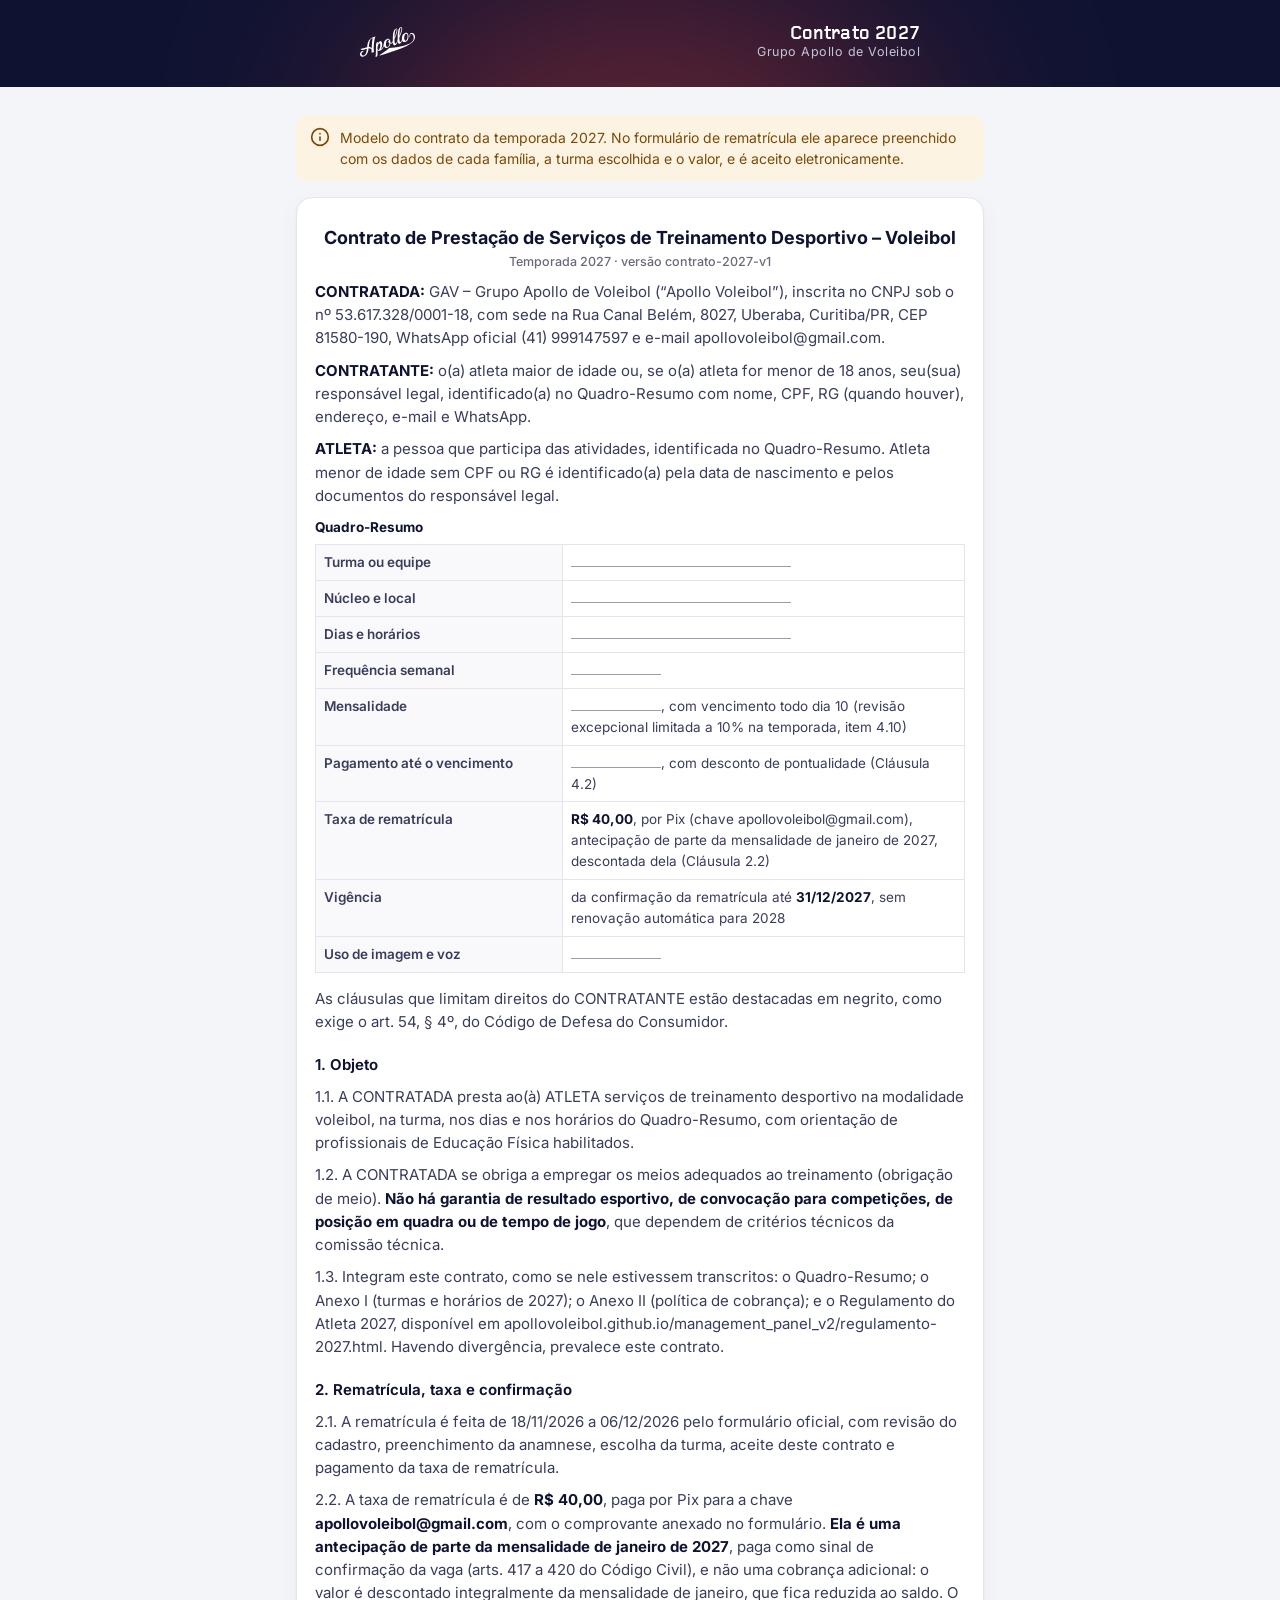
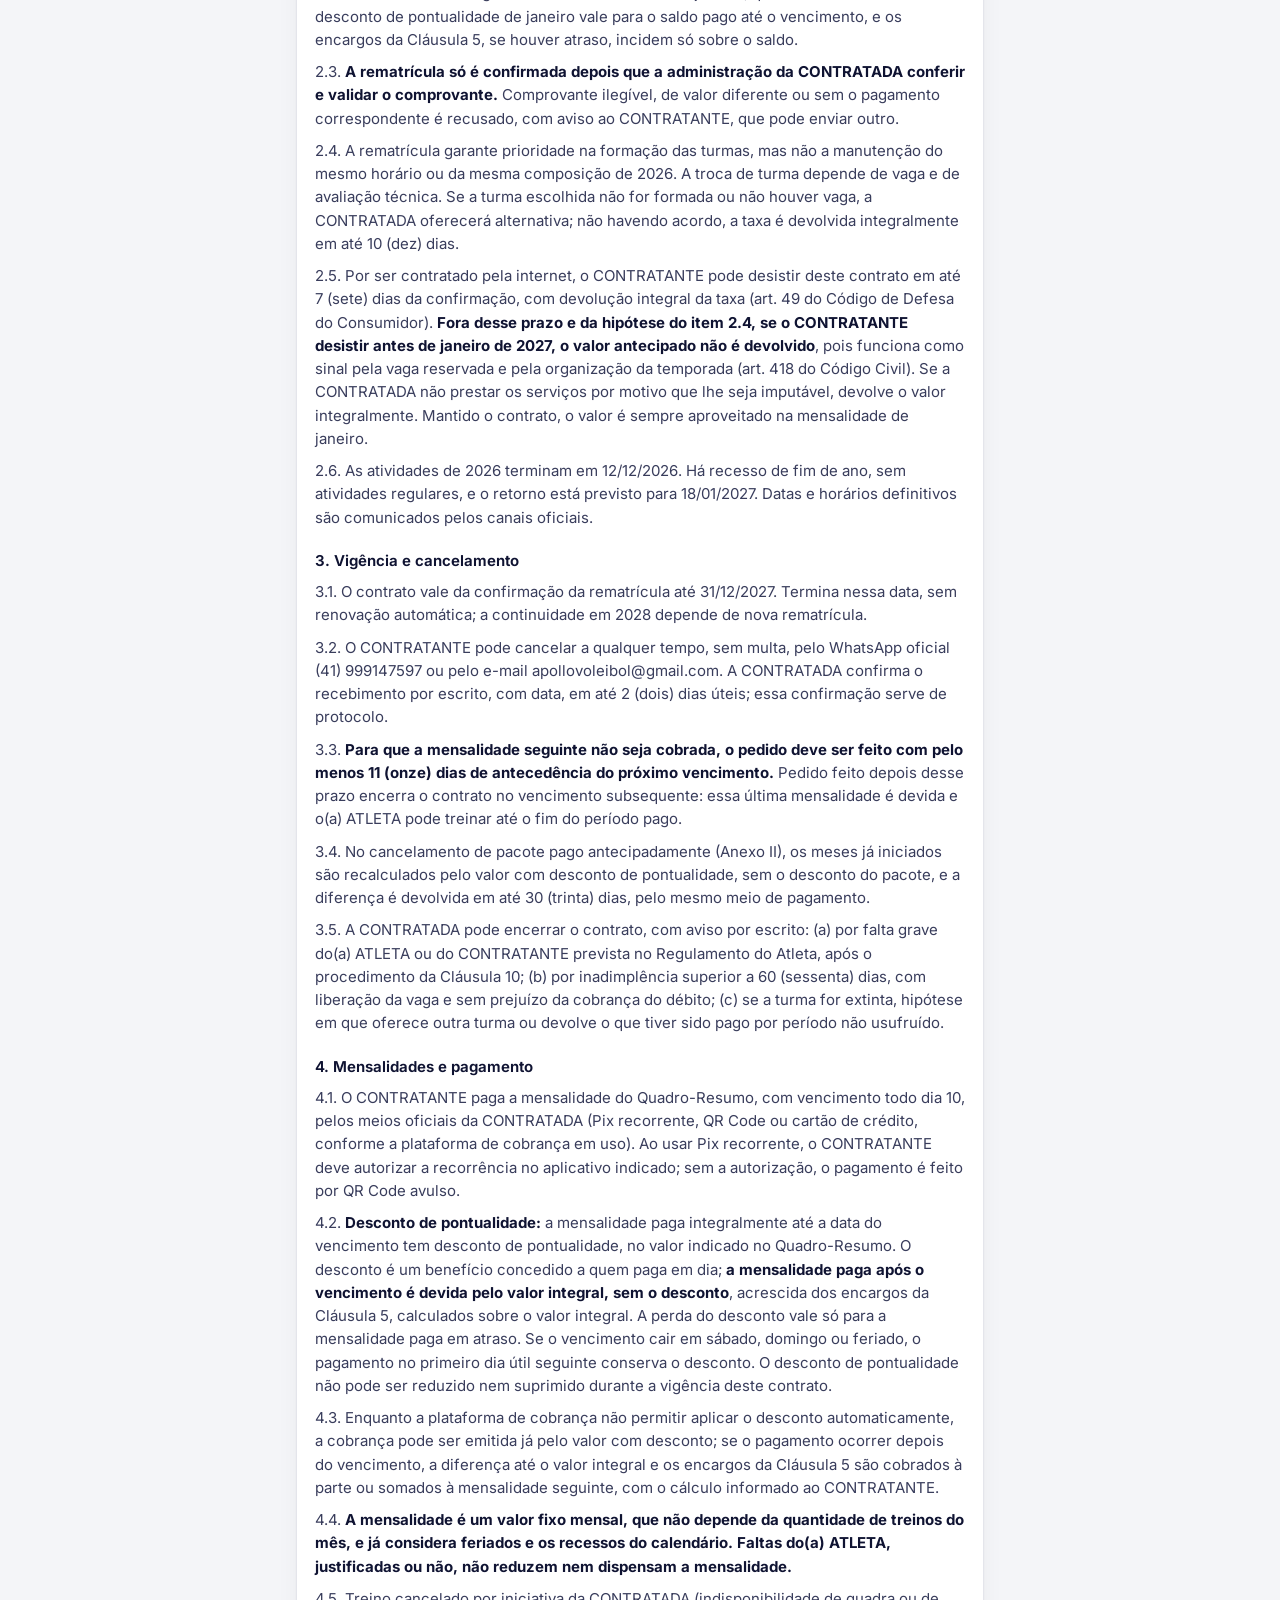
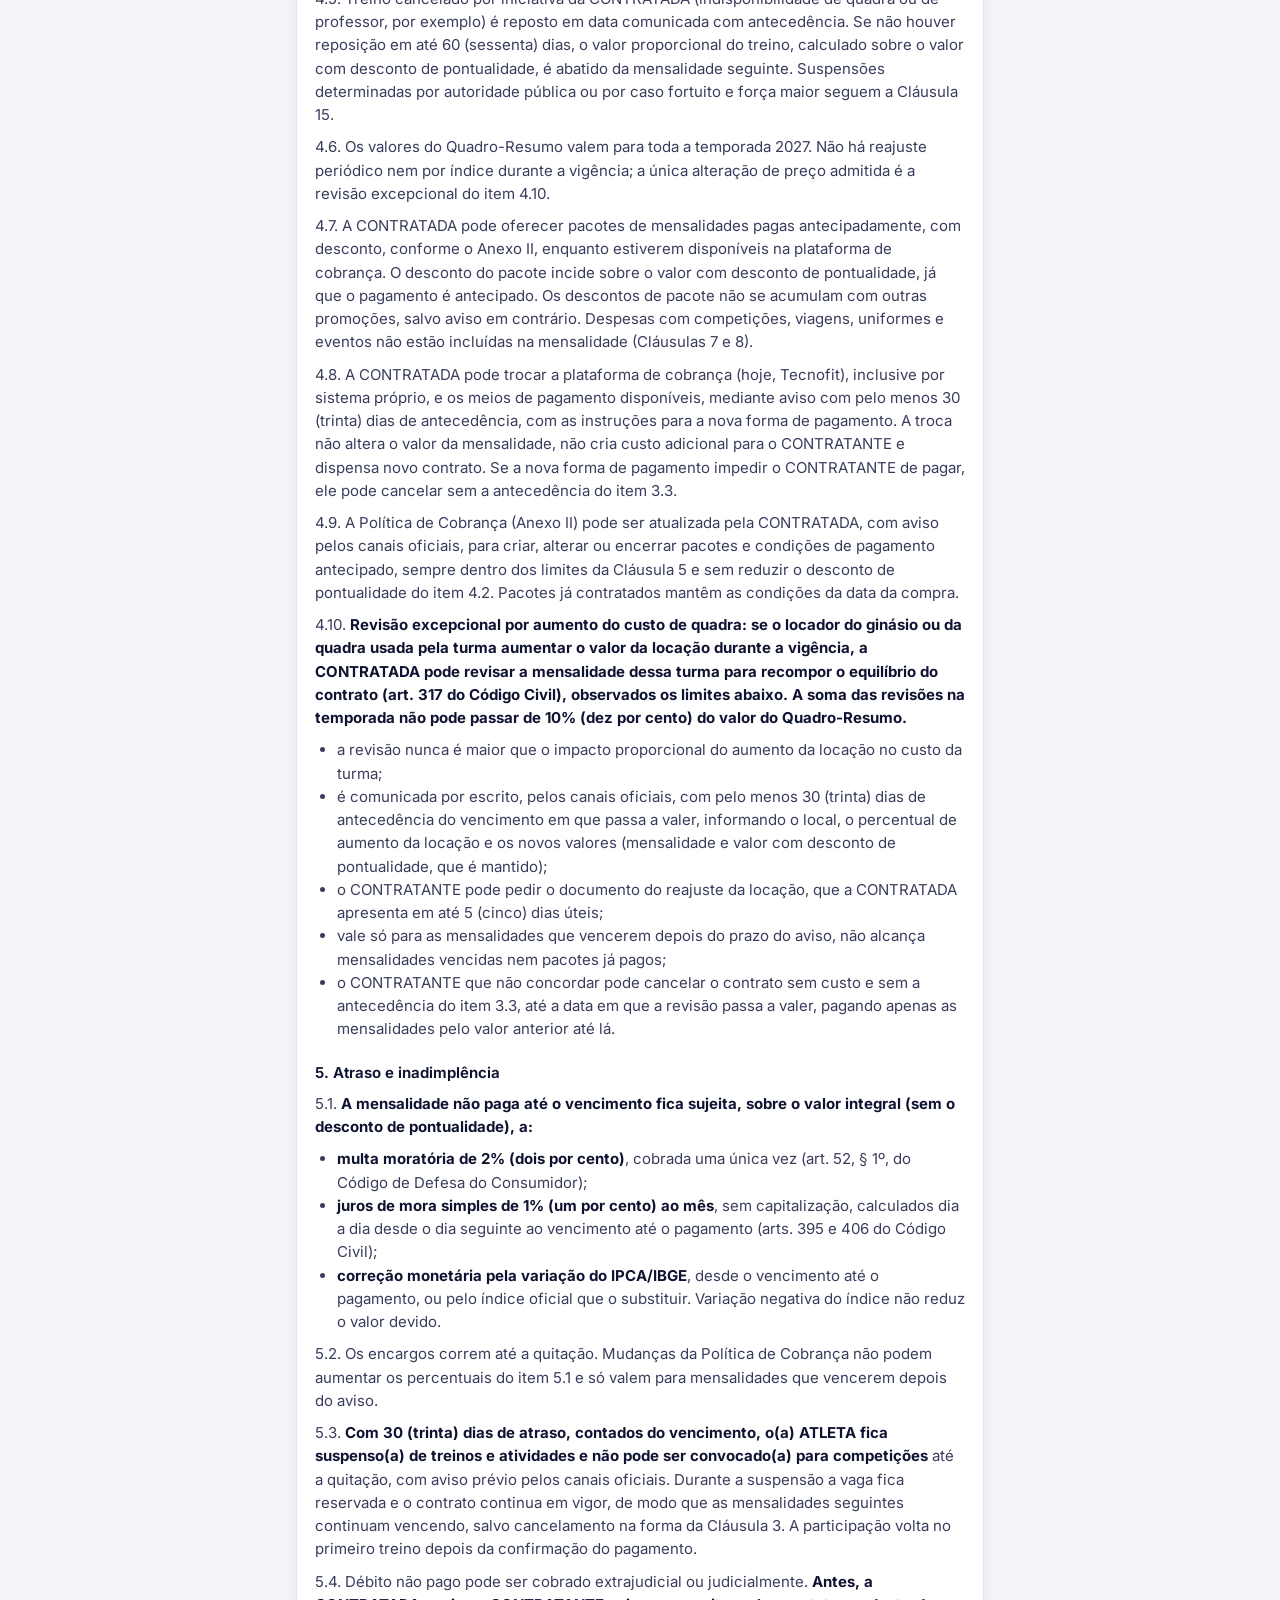
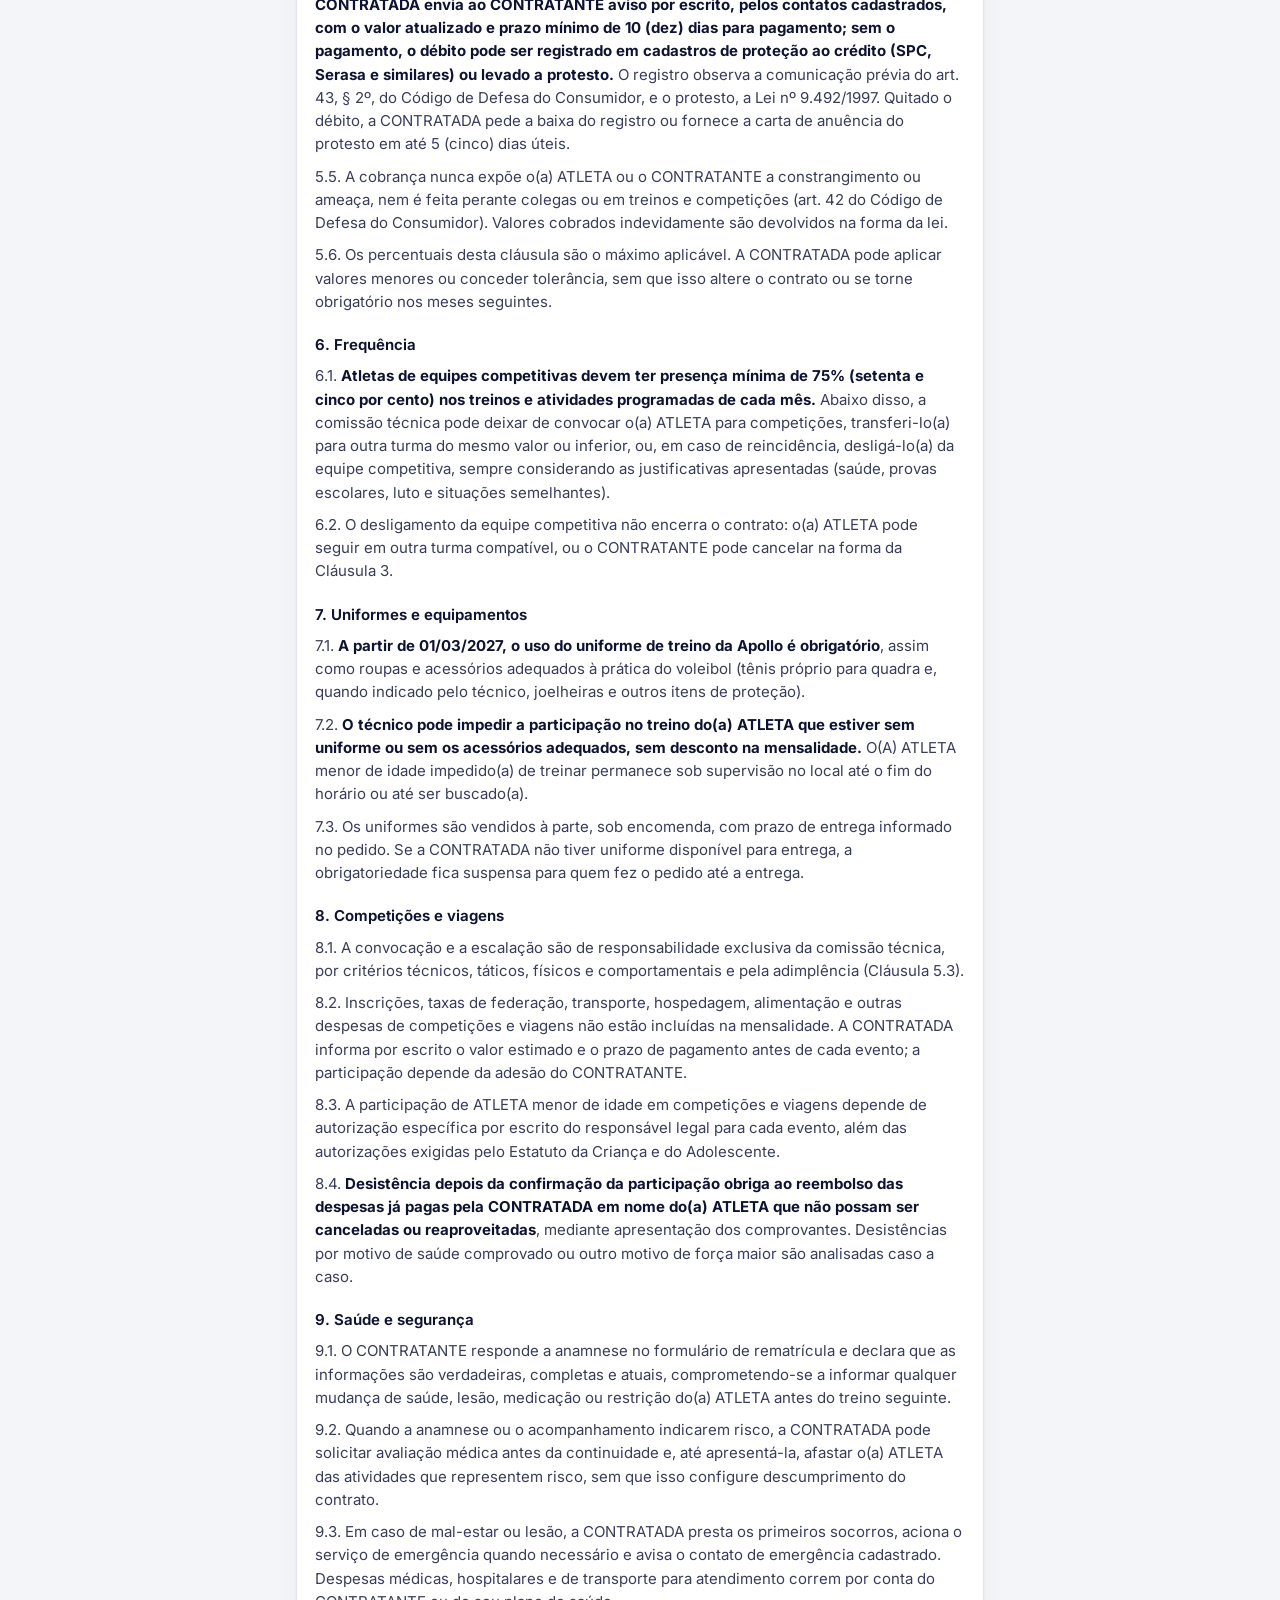
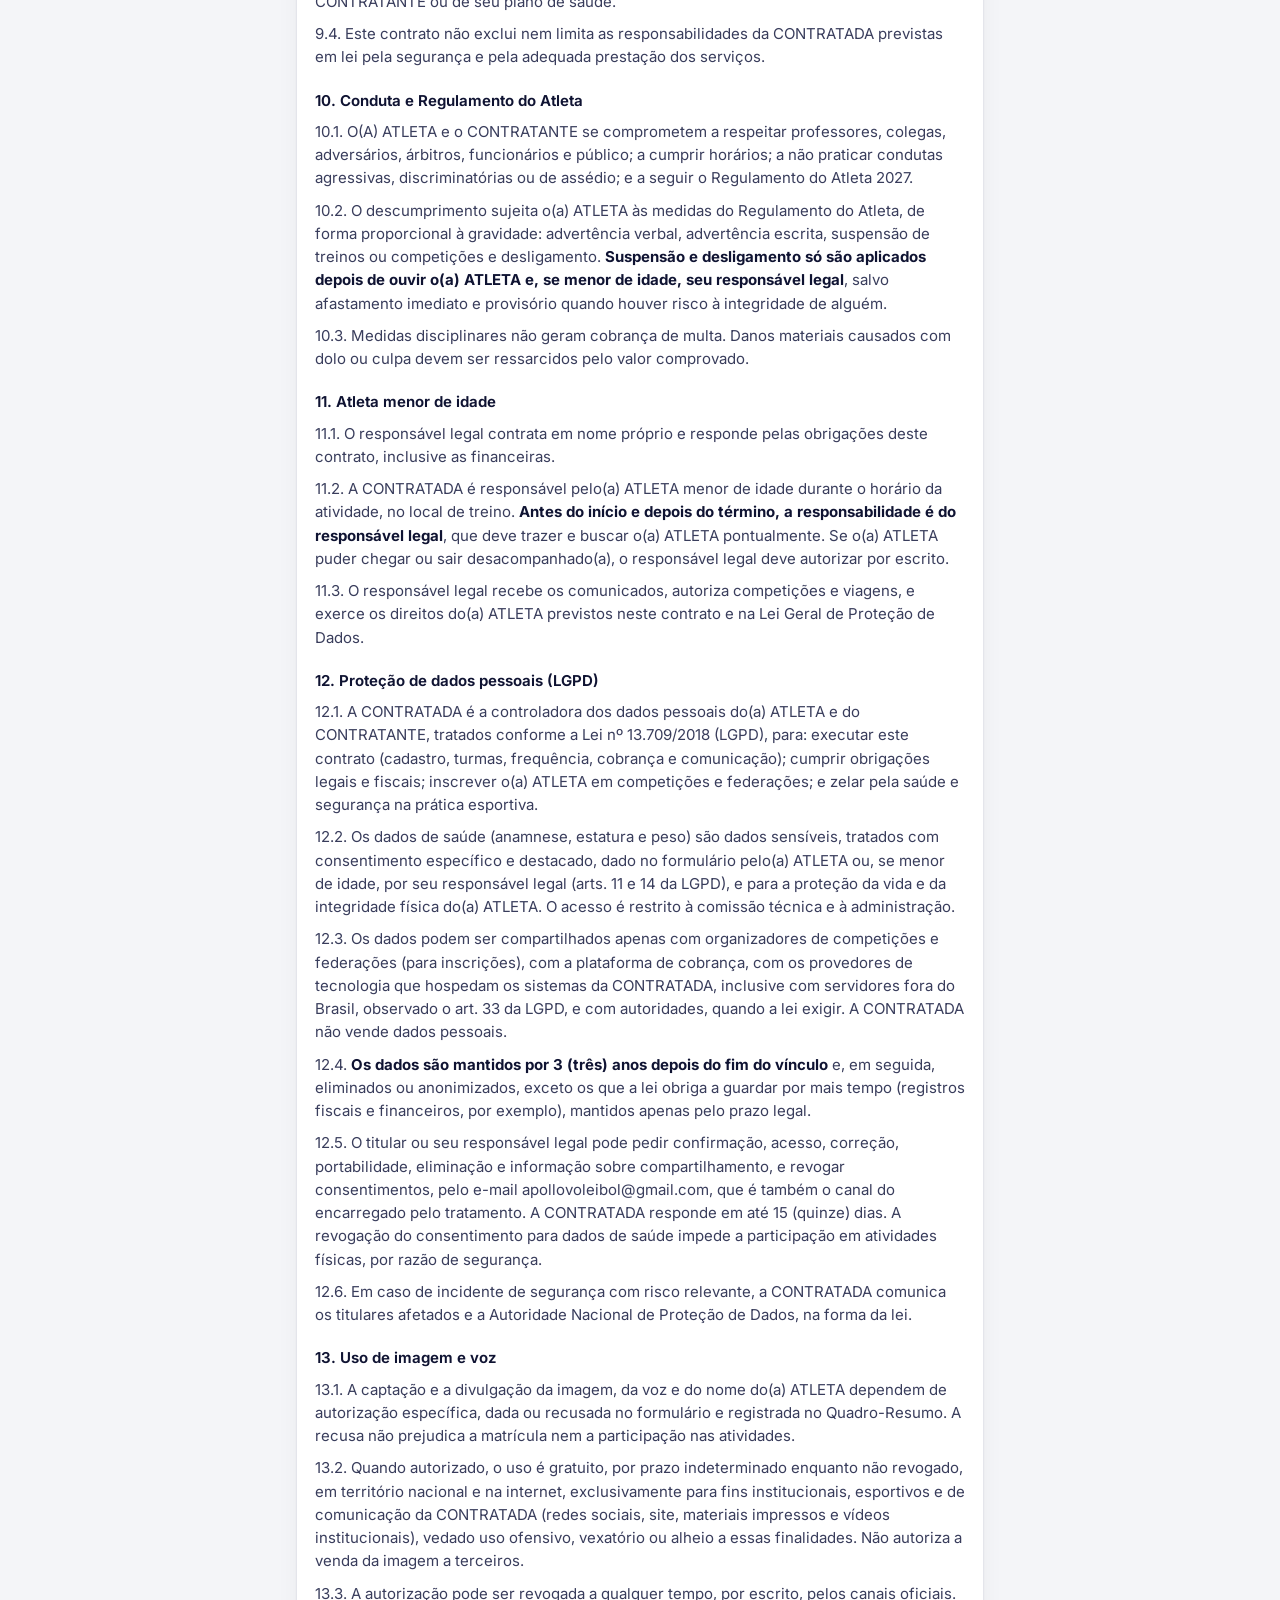
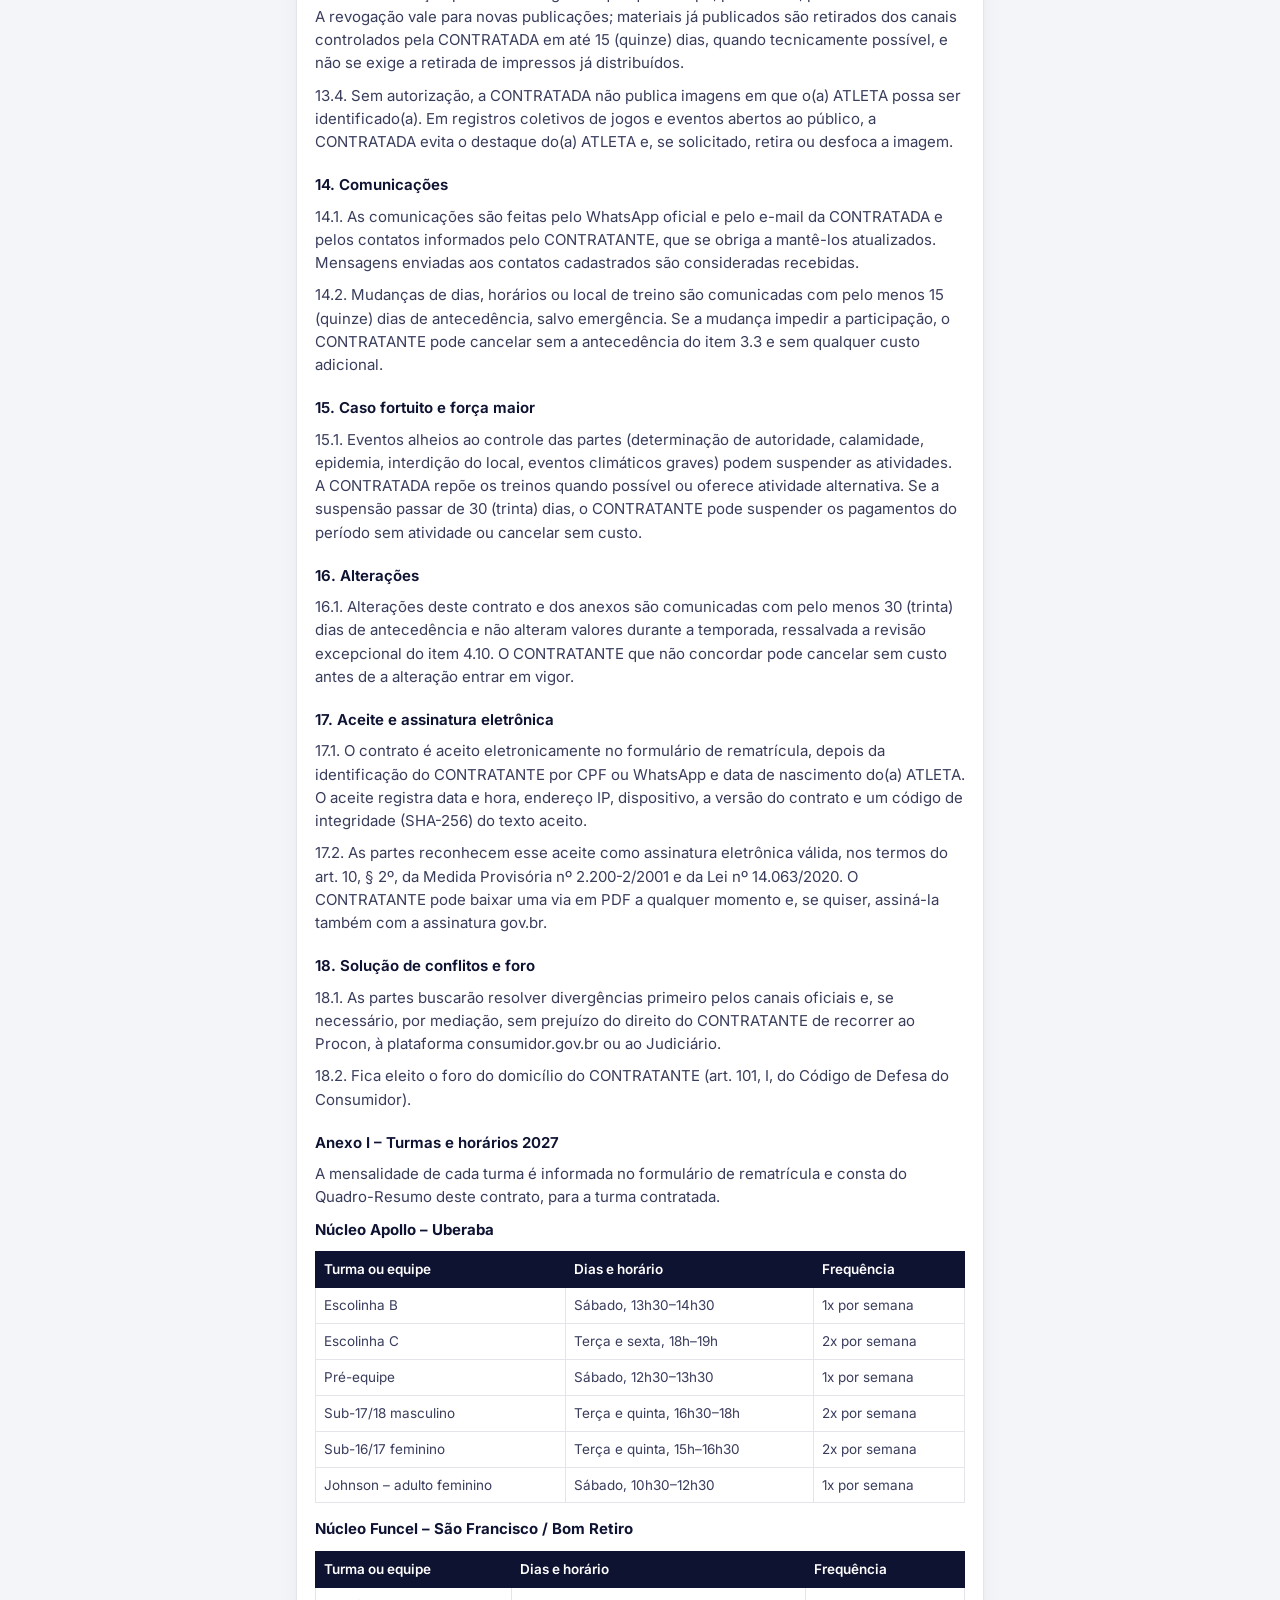
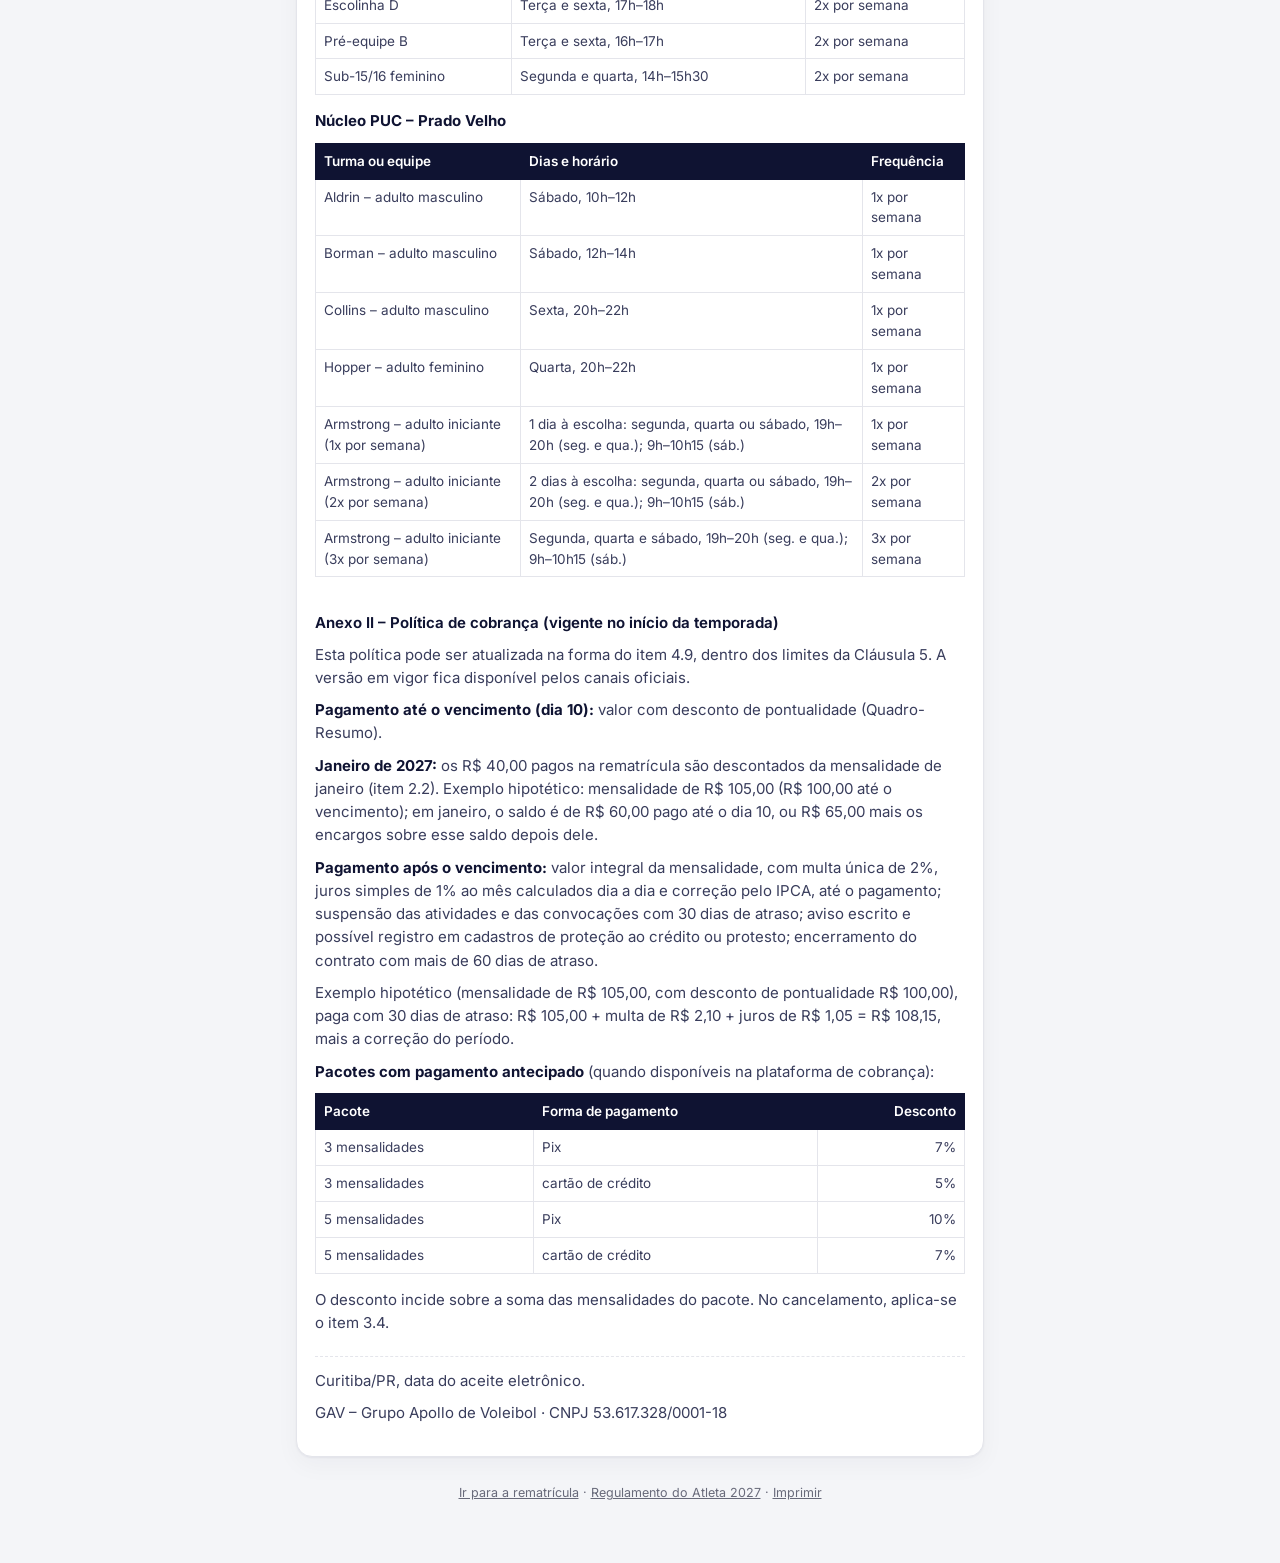
<file: contrato-2027.html>
<!doctype html>
<html lang="pt-BR">
<head>
<meta charset="utf-8">
<meta name="viewport" content="width=device-width,initial-scale=1,viewport-fit=cover">
<meta name="theme-color" content="#0f1332">
<meta name="robots" content="noindex">
<title>Contrato 2027 · Apollo Voleibol</title>
<link rel="icon" type="image/svg+xml" href="assets/apollo-huddle.svg">
<link rel="preconnect" href="https://fonts.googleapis.com">
<link rel="preconnect" href="https://fonts.gstatic.com" crossorigin>
<link href="https://fonts.googleapis.com/css2?family=Inter:wght@400;500;600;700&display=swap" rel="stylesheet">
<link rel="stylesheet" href="rematricula.css?v=3">
</head>
<body class="reg">
<header class="top">
  <div class="top-in">
    <img src="assets/apollo-logo.svg" alt="Apollo Voleibol">
    <div class="top-title"><b>Contrato 2027</b><small>Grupo Apollo de Voleibol</small></div>
  </div>
</header>
<main>
  <div class="draft no-print"><svg class="i" viewBox="0 0 24 24" aria-hidden="true"><circle cx="12" cy="12" r="10"/><path d="M12 16v-4M12 8h.01"/></svg>
    <div>Modelo do contrato da temporada 2027. No formulário de rematrícula ele aparece preenchido com os dados de cada família, a turma escolhida e o valor, e é aceito eletronicamente.</div></div>
  <article id="contrato"><noscript>Ative o JavaScript para ver o contrato.</noscript></article>
  <p class="foot no-print"><a href="rematricula.html">Ir para a rematrícula</a> · <a href="regulamento-2027.html">Regulamento do Atleta 2027</a> · <a href="#" onclick="window.print();return false">Imprimir</a></p>
</main>
<script src="js/contrato-2027.js?v=5"></script>
<script>document.getElementById('contrato').innerHTML = contratoHtml({});</script>
</body>
</html>
</file>
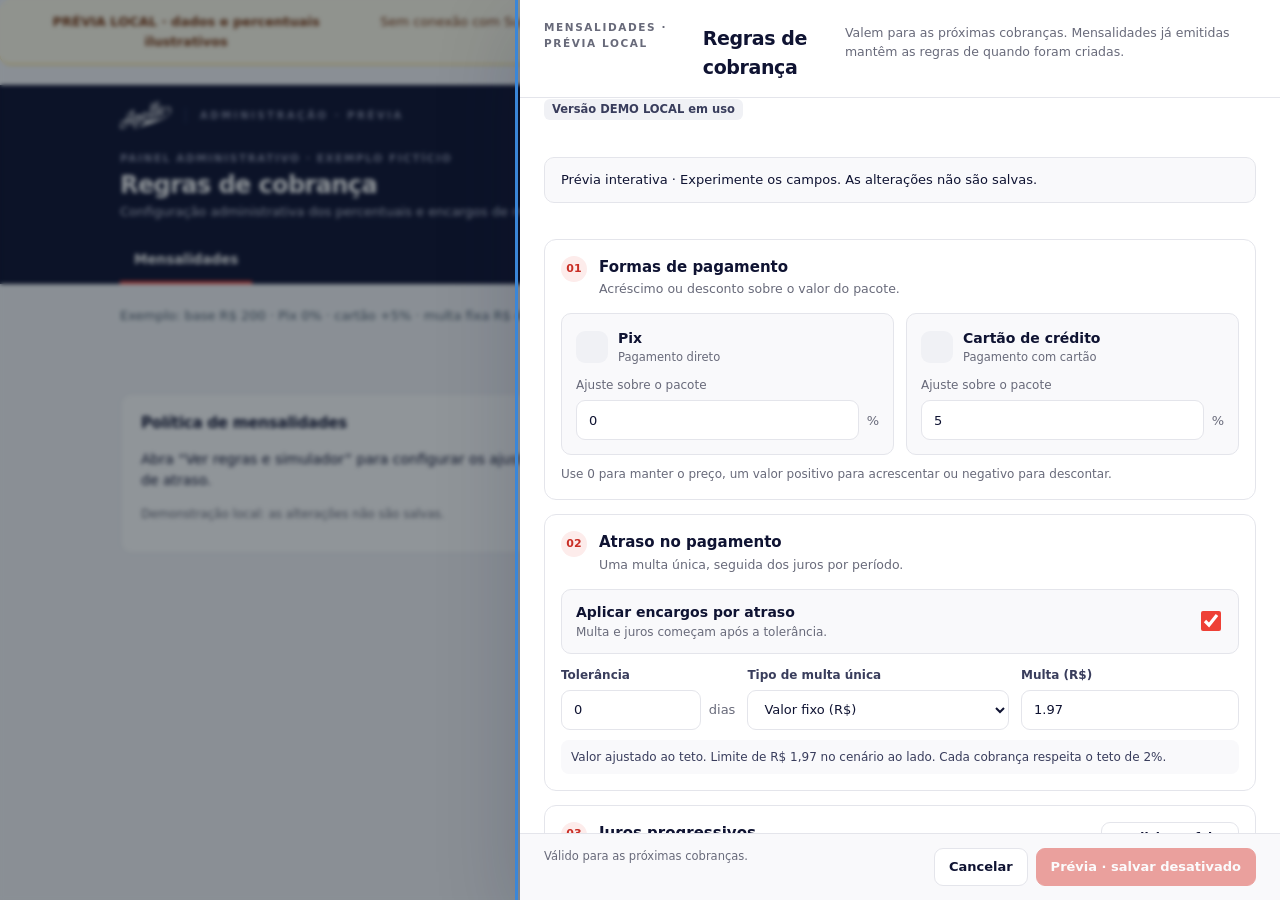
<file: preview-mensalidades-admin.html>
<!doctype html>
<html lang="pt-BR">
<head>
  <meta charset="utf-8">
  <meta name="viewport" content="width=device-width,initial-scale=1">
  <meta http-equiv="Content-Security-Policy" content="default-src 'self'; script-src 'self' 'unsafe-inline'; style-src 'self' 'unsafe-inline'; img-src 'self' data:; connect-src 'none'; form-action 'none'; object-src 'none'; base-uri 'none'">
  <title>Apollo · Administração · regras de cobrança</title>
  <link rel="icon" href="assets/apollo-huddle.svg" type="image/svg+xml">
  <link rel="stylesheet" href="styles.css">
  <link rel="stylesheet" href="atleta.css">
  <link rel="stylesheet" href="portal-billing.css">
  <link rel="stylesheet" href="huddle-ui.css">
  <link rel="stylesheet" href="huddle-v29.css">
  <link rel="stylesheet" href="billing-rules.css?v=5">
  <style>
    .preview-banner { background:#fffbeb; border-bottom:1px solid #fcd34d; color:#78350f; padding:12px 20px; text-align:center; font-size:13px; line-height:1.55; }
    .preview-banner strong { display:block; }
    .preview-controls { display:flex; flex-wrap:wrap; gap:10px; margin-bottom:20px; align-items:center; }
    .preview-controls p { margin:0; color:#526172; font-size:13px; }
    .preview-controls .btn { margin-left:auto; }
    .preview-banner-dialog { margin:16px 24px 0; }
    @media(max-width:600px) { .preview-controls .btn { width:100%; margin-left:0; } }
  </style>
</head>
<body>
  <div class="preview-banner" role="note"><strong>PRÉVIA LOCAL · dados e percentuais ilustrativos</strong>Sem conexão com Supabase ou Asaas, sem cobranças reais e sem gravação. Os links de checkout e NFS-e estão desativados nesta demonstração.</div>
  <header class="ah"><div class="ah-inner"><div class="ah-top"><img src="assets/apollo-logo.svg" alt="Apollo"><span class="tagline">ADMINISTRAÇÃO · PRÉVIA</span></div><div class="ah-hello"><div class="eyebrow">Painel administrativo · exemplo fictício</div><h1>Regras de cobrança</h1><p>Configuração administrativa dos percentuais e encargos de mensalidades.</p></div><nav class="atabs" aria-label="Seção demonstrada"><button class="on">Mensalidades</button></nav></div></header>
  <main class="amain"><div class="preview-controls"><p>Exemplo: base R$ 200 · Pix 0% · cartão +5% · multa fixa R$ 4 (2% da base de R$ 200) · juros progressivos de 2%, 5%, 7% e 10% ao mês.</p><button class="btn" data-billing-rules>Ver regras e simulador</button></div><div id="main" aria-live="polite"><section class="panel panel-pad"><h2>Política de mensalidades</h2><p>Abra “Ver regras e simulador” para configurar os ajustes por forma de pagamento, a multa, os juros e visualizar seus efeitos em cada faixa de atraso.</p><p class="muted small">Demonstração local: as alterações não são salvas.</p></section></div></main>
  <dialog id="billingDialog" aria-labelledby="billingDialogTitle"></dialog>
  <dialog id="dlg" aria-labelledby="dlgTitle"></dialog>
  <div id="toast" class="toast hide" role="status" aria-live="polite"></div>
  <script>
    'use strict';
    const PORTAL = { selected: 'demo-ana', tab: 'pay', athletes: [{ id: 'demo-ana', full_name: 'Ana Oliveira' }, { id: 'demo-pedro', full_name: 'Pedro Oliveira' }] };
    const portalEsc = value => String(value ?? '').replace(/[&<>"']/g, ch => ({ '&': '&amp;', '<': '&lt;', '>': '&gt;', '"': '&quot;', "'": '&#39;' })[ch]);
    const esc = portalEsc;
    const $ = selector => document.querySelector(selector);
    const portalCurrent = () => PORTAL.athletes.find(a => a.id === PORTAL.selected);
    const portalMoney = value => new Intl.NumberFormat('pt-BR', { style: 'currency', currency: 'BRL' }).format(Number(value || 0) / 100);
    const money = portalMoney;
    const portalDate = value => value ? new Date(String(value).slice(0,10) + 'T12:00:00').toLocaleDateString('pt-BR') : '—';
    const demoPolicy = { enabled: true, methods: { PIX: 0, CREDIT_CARD: 5 }, graceDays: 0, fine: { type: 'FIXED', value: 400 }, tiers: [{ fromDay: 1, rate: 2, period: 'month' }, { fromDay: 8, rate: 5, period: 'month' }, { fromDay: 15, rate: 7, period: 'month' }, { fromDay: 31, rate: 10, period: 'month' }] };
    let demoEngine, demoData;
    const demoReady = import('./js/billing-rules.mjs').then(engine => {
      demoEngine = engine;
      engine.validatePolicy(demoPolicy);
      const current = demoQuote('PIX', 15), paid = demoQuote('PIX', 0);
      demoData = {
        subscriptions: PORTAL.athletes.map(a => ({ id: 'sub-' + a.id, athlete_id: a.id, method: 'PIX', package_name: 'Vôlei · 2 treinos por semana' })),
        payments: [
          { id:'demo-overdue', athlete_id:'demo-ana', subscription_id:'sub-demo-ana', asaas_payment_id:'demo-pay-overdue', package_name:'Vôlei · 2 treinos por semana', reference_month:'2026-09-01', due_date:'2026-09-27', billing_type:'PIX', status:'OVERDUE', demo_days:15, ...current },
          { id:'demo-upcoming', athlete_id:'demo-ana', subscription_id:'sub-demo-ana', asaas_payment_id:'demo-pay-upcoming', package_name:'Vôlei · 2 treinos por semana', reference_month:'2026-10-01', due_date:'2026-10-20', billing_type:'PIX', status:'PENDING', demo_days:0, ...paid },
          { id:'demo-paid', athlete_id:'demo-ana', asaas_payment_id:'demo-pay-paid', package_name:'Vôlei · 2 treinos por semana', reference_month:'2026-08-01', due_date:'2026-08-20', paid_at:'2026-08-19', billing_type:'PIX', status:'RECEIVED', ...paid },
          { id:'demo-canceled', athlete_id:'demo-ana', asaas_payment_id:'demo-pay-canceled', package_name:'Treino adicional · exemplo cancelado', reference_month:'2026-08-01', due_date:'2026-08-15', billing_type:'PIX', status:'CANCELED', value_cents:5000 },
          { id:'demo-legacy', athlete_id:'demo-ana', asaas_payment_id:'demo-pay-legacy', package_name:'Mensalidade anterior sem composição', reference_month:'2026-07-01', due_date:'2026-07-20', paid_at:'2026-07-20', billing_type:'PIX', status:'RECEIVED', value_cents:18000, quote_state:'legacy' },
          { id:'demo-pedro-pending', athlete_id:'demo-pedro', subscription_id:'sub-demo-pedro', asaas_payment_id:'demo-pay-pedro', package_name:'Vôlei · 2 treinos por semana', reference_month:'2026-10-01', due_date:'2026-10-20', billing_type:'PIX', status:'PENDING', demo_days:0, ...paid }
        ],
        invoices: [{ asaas_invoice_id:'demo-nf-1', asaas_payment_id:'demo-pay-paid', status:'AUTHORIZED', number:'000123 · exemplo', effective_date:'2026-08-19', pdf_url:'https://sandbox.asaas.com/DEMONSTRACAO-nf.pdf', xml_url:'https://sandbox.asaas.com/DEMONSTRACAO-nf.xml', status_description:'Documento fictício para visualizar a apresentação. Os links não abrem nesta prévia.' }]
      };
    });
    function demoQuote(method, days) {
      const q = demoEngine.calculateQuote(20000, method, demoPolicy, days);
      return { method, quote_state:'current', base_cents:q.baseCents, method_adjustment_percent:demoPolicy.methods[method], method_adjustment_cents:q.methodAdjustmentCents, principal_cents:q.principalCents, fine_cents:q.fineCents, interest_cents:q.interestCents, value_cents:q.totalCents, total_cents:q.totalCents };
    }
    function financeDbClient() {
      return {
        async rpc(name) {
          await demoReady;
          if (name === 'billing_portal_data') return { data: structuredClone(demoData), error:null };
          if (name === 'billing_get_policy') return { data:{ version:'DEMO LOCAL', policy:structuredClone(demoPolicy), workerReady:true }, error:null };
          if (name === 'billing_policy_history') return { data:[{ version:'DEMO LOCAL', created_at:'2026-10-12T12:00:00-03:00', policy:structuredClone(demoPolicy) }], error:null };
          return { data:null, error:{ message:'Gravação bloqueada: esta página é apenas uma demonstração local.' } };
        },
        functions: { async invoke(name, input) {
          await demoReady;
          if (name !== 'billing-portal') return { error:{ message:'Ação indisponível na demonstração.' } };
          const row = demoData.payments.find(p => p.id === input.body.paymentId && p.athlete_id === PORTAL.selected);
          if (!row || !['PENDING','OVERDUE'].includes(row.status)) return { error:{ message:'Cobrança indisponível.' } };
          if (input.body.action === 'preview') return { data:{ canChangeMethod:true, quotes:['PIX','CREDIT_CARD'].map(method => demoQuote(method,row.demo_days)) } };
          if (input.body.action !== 'payment') return { error:{ message:'Ação indisponível.' } };
          const method = input.body.method || row.billing_type;
          if (!['PIX','CREDIT_CARD'].includes(method)) return { error:{ message:'Forma inválida.' } };
          const quote = { ...demoQuote(method,row.demo_days), status:row.status };
          return { data:{ paid:false, quote, invoiceUrl:'https://sandbox.asaas.com/DEMONSTRACAO-checkout', pix:method === 'PIX' ? { payload:'EXEMPLO ILUSTRATIVO — não é um código Pix válido e não deve ser usado para pagar.', encodedImage:null } : null } };
        } }
      };
    }
    function canEdit() { return true; }
    function icon() { return ''; }
    const PLANS = [{ days: 1, value: 9890, teams: ['t1', 't2'] }, { days: 1, value: 10590, teams: ['t3'] }, { days: 2, value: 14990, teams: ['t4'] }, { days: 3, value: 18990, teams: ['t4'] }];
    const teamOf = id => ({ t1: { name: 'Equipe Borman' }, t2: { name: 'Equipe Hopper' }, t3: { name: 'Escolinha B' }, t4: { name: 'Equipe Feminino' } })[id];
    function toast(text) { const el=$('#toast'); el.textContent=text; el.classList.remove('hide'); }
    function dHead(label,title,subtitle='') { return `<div class="d-head"><div class="eyebrow">${esc(label)} · PRÉVIA LOCAL</div><h2 id="dlgTitle">${esc(title)}</h2><p class="hint">${esc(subtitle)}</p></div>`; }
    function openDialog(html, classes='') { const dialog=$('#dlg'); dialog.className=classes; dialog.innerHTML=html; if (!dialog.open) dialog.showModal(); }
    function closeDialog() { $('#dlg').close(); }
    function portalRender() {
      $('#previewAthletes').innerHTML=PORTAL.athletes.map(a=>`<button class="dep ${a.id === PORTAL.selected ? 'on' : ''}" data-demo-athlete="${esc(a.id)}"><span class="avatar">${esc(a.full_name[0])}</span><span><strong>${esc(a.full_name)}</strong><small>Vôlei · família de exemplo</small></span></button>`).join('');
      $('#main').innerHTML=window.PortalBilling.render(portalCurrent()) + '<section class="panel panel-pad billing-history"><h2>Histórico Tecnofit</h2><p class="muted small">Exemplo de exportação manual identificada separadamente das cobranças atuais.</p><div class="stat-line"><span><b>Mensalidade histórica</b><br><small>Recebido em 20/06/2026 · dados fictícios</small></span><b>R$ 180,00 · Recebido</b></div></section>';
    }
    document.addEventListener('click', event => {
      const link=event.target.closest('a[href]');
      if (link) { event.preventDefault(); event.stopImmediatePropagation(); toast('Link demonstrativo desativado. Nenhum checkout ou documento real é acessado.'); return; }
      const athlete=event.target.closest('[data-demo-athlete]');
      if (athlete) { PORTAL.selected=athlete.dataset.demoAthlete; portalRender(); }
      if (event.target.closest('[data-act="close-dialog"]')) closeDialog();
    },true);
    new MutationObserver(() => {
      // Replace demonstration destinations so context-menu or middle-click also stays local.
      document.querySelectorAll('a[href^="https:"]').forEach(link => {
        link.dataset.demoDestination=link.href; link.href='#preview-link-disabled'; link.removeAttribute('target');
      });
      const save=$('#brSave');
      if (save && !save.disabled) { save.disabled=true; save.textContent='Prévia · salvar desativado'; }
      const form=$('#billingRulesForm');
      if (form && !form.querySelector('[data-preview-note]')) {
        const note=document.createElement('p'); note.dataset.previewNote=''; note.className='banner note'; note.textContent='Prévia interativa · Experimente os campos. As alterações não são salvas.'; form.prepend(note);
      }
    }).observe(document.body,{ childList:true,subtree:true });
  </script>
  <script src="js/portal-billing.js"></script>
  <script src="js/billing-rules-ui.js?v=3"></script>
  <script>
    demoReady.then(async () => { await billingRulesForm(); }).catch(error => { $('#main').textContent='Não foi possível carregar a prévia local: '+error.message; });
  </script>
</body>
</html>
</file>
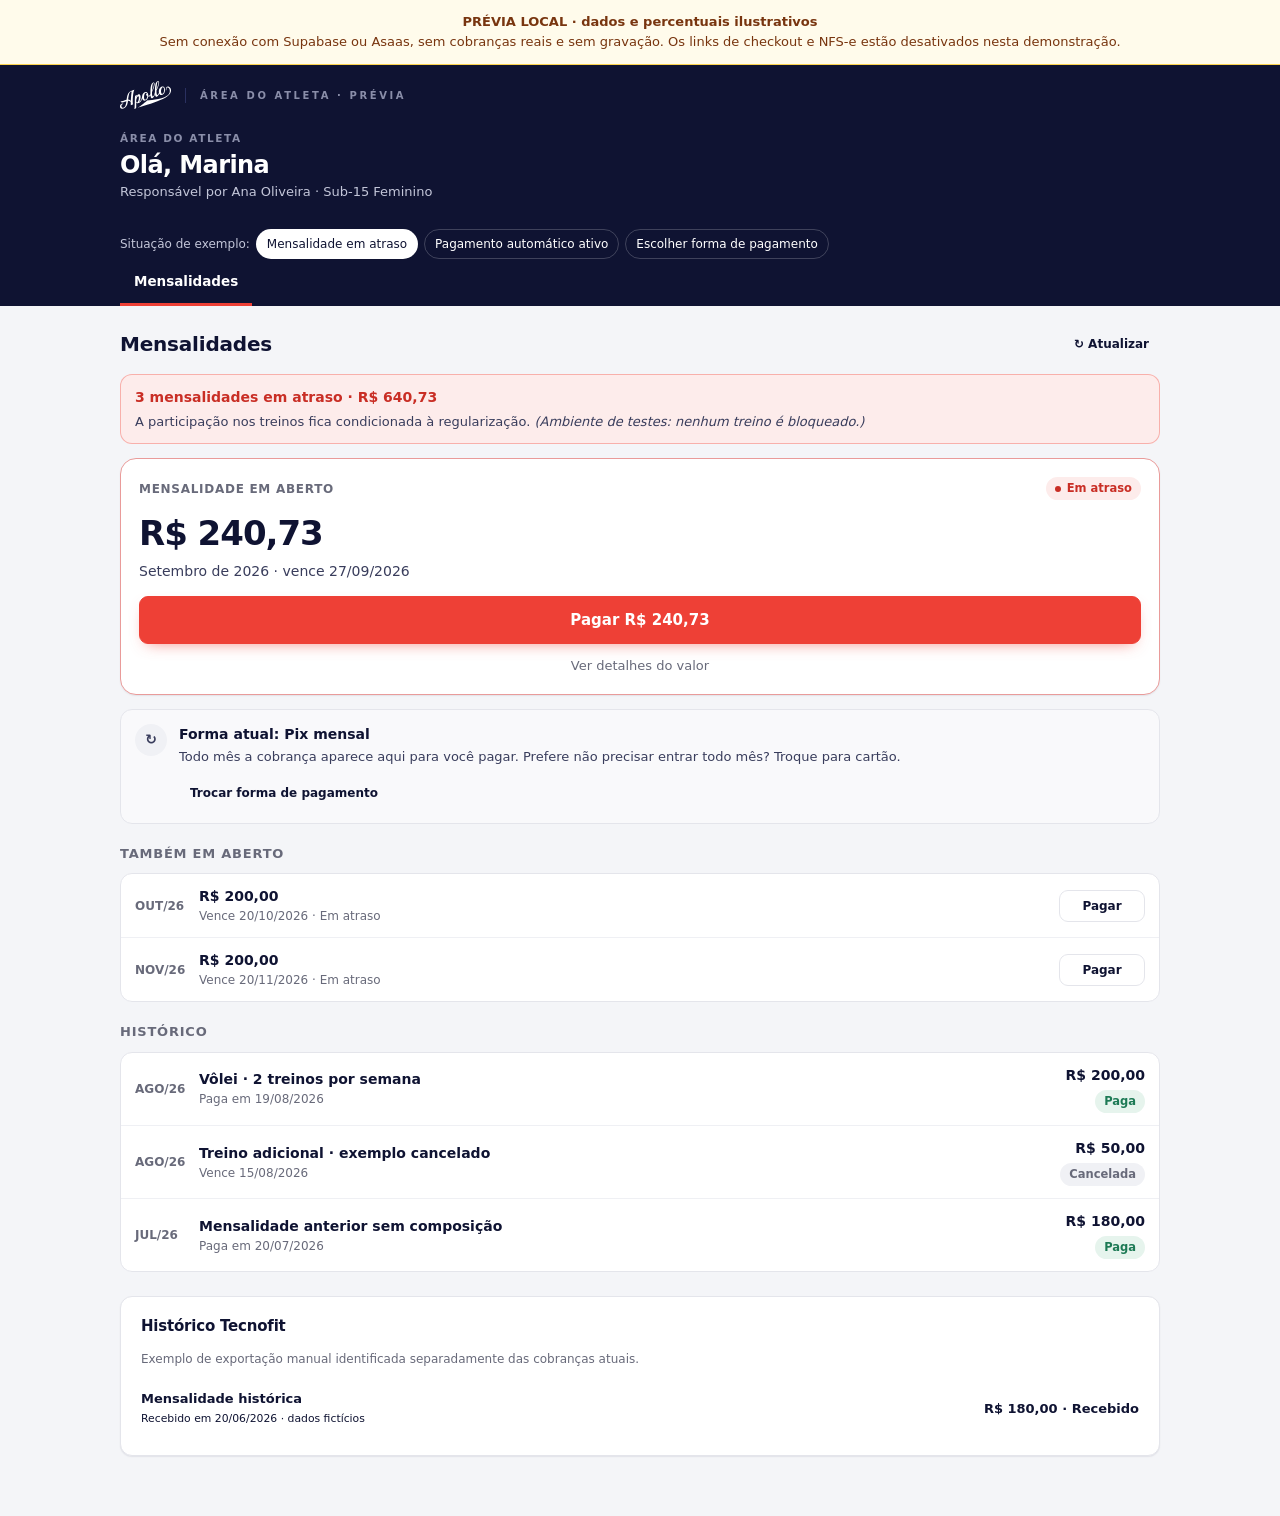
<file: preview-mensalidades.html>
<!doctype html>
<html lang="pt-BR">
<head>
  <meta charset="utf-8">
  <meta name="viewport" content="width=device-width,initial-scale=1">
  <meta http-equiv="Content-Security-Policy" content="default-src 'self'; script-src 'self' 'unsafe-inline'; style-src 'self' 'unsafe-inline'; img-src 'self' data:; connect-src 'none'; form-action 'none'; object-src 'none'; base-uri 'none'">
  <title>Apollo · Prévia local de mensalidades</title>
  <link rel="icon" href="assets/apollo-huddle.svg" type="image/svg+xml">
  <link rel="stylesheet" href="styles.css">
  <link rel="stylesheet" href="atleta.css">
  <link rel="stylesheet" href="portal-billing.css">

  <style>
    .preview-banner { background:#fffbeb; border-bottom:1px solid #fcd34d; color:#78350f; padding:12px 20px; text-align:center; font-size:13px; line-height:1.55; }
    .preview-banner strong { display:block; }
    .preview-controls { display:flex; flex-wrap:wrap; gap:10px; margin-bottom:20px; align-items:center; }
    .preview-controls p { margin:0; color:#526172; font-size:13px; }
    .preview-controls .btn { margin-left:auto; }
    .preview-banner-dialog { margin:16px 24px 0; }
    @media(max-width:600px) { .preview-controls .btn { width:100%; margin-left:0; } }
  .preview-scenarios{display:flex;flex-wrap:wrap;gap:6px;align-items:center;margin-top:12px;font-size:12px;color:#c3c6d9}.preview-scenarios button{border:1px solid #ffffff33;background:transparent;color:#fff;border-radius:999px;padding:5px 10px;font-size:12px;cursor:pointer}.preview-scenarios button.on{background:#fff;color:#0f1332}
  </style>
</head>
<body>
  <div class="preview-banner" role="note"><strong>PRÉVIA LOCAL · dados e percentuais ilustrativos</strong>Sem conexão com Supabase ou Asaas, sem cobranças reais e sem gravação. Os links de checkout e NFS-e estão desativados nesta demonstração.</div>
  <header class="ah"><div class="ah-inner"><div class="ah-top"><img src="assets/apollo-logo.svg" alt="Apollo"><span class="tagline">ÁREA DO ATLETA · PRÉVIA</span></div><div class="ah-hello"><div class="eyebrow">Área do atleta</div><h1>Olá, Marina</h1><p>Responsável por Ana Oliveira · Sub-15 Feminino</p></div><div class="preview-scenarios" id="previewAthletes" aria-label="Situação de demonstração"></div><nav class="atabs" aria-label="Seção demonstrada"><button class="on">Mensalidades</button></nav></div></header>
  <main class="amain"><div id="main" aria-live="polite"><section class="panel panel-pad">Carregando a demonstração local…</section></div></main>
  <dialog id="billingRestrictionDialog" role="alertdialog" aria-labelledby="billingRestrictionTitle"></dialog>
<dialog id="billingDialog" aria-labelledby="billingDialogTitle"></dialog>

  <div id="toast" class="toast hide" role="status" aria-live="polite"></div>
  <script>
    'use strict';
    const PORTAL = { selected: 'demo-ana', tab: 'pay', athletes: [{ id: 'demo-ana', full_name: 'Ana Oliveira' }, { id: 'demo-pedro', full_name: 'Ana Oliveira' }, {id:'demo-julia',full_name:'Ana Oliveira'}] };
    const portalEsc = value => String(value ?? '').replace(/[&<>"']/g, ch => ({ '&': '&amp;', '<': '&lt;', '>': '&gt;', '"': '&quot;', "'": '&#39;' })[ch]);
    const esc = portalEsc;
    const $ = selector => document.querySelector(selector);
    const portalCurrent = () => PORTAL.athletes.find(a => a.id === PORTAL.selected);
    const portalMoney = value => new Intl.NumberFormat('pt-BR', { style: 'currency', currency: 'BRL' }).format(Number(value || 0) / 100);
    const money = portalMoney;
    const portalDate = value => value ? new Date(String(value).slice(0,10) + 'T12:00:00').toLocaleDateString('pt-BR') : '—';
    const demoPolicy = { enabled: true, methods: { PIX: 0, CREDIT_CARD: 5 }, graceDays: 0, fine: { type: 'FIXED', value: 400 }, tiers: [{ fromDay: 1, rate: 2, period: 'month' }, { fromDay: 8, rate: 5, period: 'month' }, { fromDay: 15, rate: 7, period: 'month' }, { fromDay: 31, rate: 10, period: 'month' }] };
    let demoEngine, demoData;
    const demoReady = import('./js/billing-rules.mjs').then(engine => {
      demoEngine = engine;
      engine.validatePolicy(demoPolicy);
      const demoToday=new Intl.DateTimeFormat('en-CA',{timeZone:'America/Sao_Paulo',year:'numeric',month:'2-digit',day:'2-digit'}).format(new Date());
      const overdueDays=Math.max(0,Math.floor((Date.parse(demoToday+'T00:00:00Z')-Date.parse('2026-09-27T00:00:00Z'))/86400000));
      const current = demoQuote('PIX', overdueDays), paid = demoQuote('PIX', 0);
      demoData = {
        subscriptions: PORTAL.athletes.map(a => ({ id: 'sub-' + a.id, athlete_id: a.id, method: 'PIX',status:a.id==='demo-julia'?'awaiting_choice':'active',base_cents:20000,due_day:20,automatic_mode:a.id==='demo-ana'?'MANUAL':'PIX_AUTOMATIC',pix_authorization_available:a.id==='demo-julia',pix_authorization_status:a.id==='demo-pedro'?'ACTIVE':null,pix_automatic_ready:a.id==='demo-pedro', package_name: 'Vôlei · 2 treinos por semana' })),
        payments: [
          { id:'demo-overdue', athlete_id:'demo-ana', subscription_id:'sub-demo-ana', asaas_payment_id:'demo-pay-overdue', package_name:'Vôlei · 2 treinos por semana', reference_month:'2026-09-01', due_date:'2026-09-27', billing_type:'PIX', status:'OVERDUE', demo_days:overdueDays, ...current },
          { id:'demo-next-month', athlete_id:'demo-ana', subscription_id:'sub-demo-ana', asaas_payment_id:'demo-pay-next-month', package_name:'Vôlei · 2 treinos por semana', reference_month:'2026-11-01', due_date:'2026-11-20', billing_type:'PIX', status:'PENDING', demo_days:0, ...paid },
          { id:'demo-upcoming', athlete_id:'demo-ana', subscription_id:'sub-demo-ana', asaas_payment_id:'demo-pay-upcoming', package_name:'Vôlei · 2 treinos por semana', reference_month:'2026-10-01', due_date:'2026-10-20', billing_type:'PIX', status:'PENDING', demo_days:0, ...paid },
          { id:'demo-paid', athlete_id:'demo-ana', asaas_payment_id:'demo-pay-paid', package_name:'Vôlei · 2 treinos por semana', reference_month:'2026-08-01', due_date:'2026-08-20', paid_at:'2026-08-19', billing_type:'PIX', status:'RECEIVED', ...paid },
          { id:'demo-canceled', athlete_id:'demo-ana', asaas_payment_id:'demo-pay-canceled', package_name:'Treino adicional · exemplo cancelado', reference_month:'2026-08-01', due_date:'2026-08-15', billing_type:'PIX', status:'CANCELED', value_cents:5000 },
          { id:'demo-legacy', athlete_id:'demo-ana', asaas_payment_id:'demo-pay-legacy', package_name:'Mensalidade anterior sem composição', reference_month:'2026-07-01', due_date:'2026-07-20', paid_at:'2026-07-20', billing_type:'PIX', status:'RECEIVED', value_cents:18000, quote_state:'legacy' },
          { automatic_debit_status:'SCHEDULED',automatic_debit_ready:true,id:'demo-pedro-pending', athlete_id:'demo-pedro', subscription_id:'sub-demo-pedro', asaas_payment_id:'demo-pay-pedro', package_name:'Vôlei · 2 treinos por semana', reference_month:'2026-10-01', due_date:'2026-10-20', billing_type:'PIX', status:'PENDING', demo_days:0, ...paid }
        ],
        invoices: [{ asaas_invoice_id:'demo-nf-1', asaas_payment_id:'demo-pay-paid', status:'AUTHORIZED', number:'000123 · exemplo', effective_date:'2026-08-19', pdf_url:'https://sandbox.asaas.com/DEMONSTRACAO-nf.pdf', xml_url:'https://sandbox.asaas.com/DEMONSTRACAO-nf.xml', status_description:'Documento fictício para visualizar a apresentação. Os links não abrem nesta prévia.' }]
      };
      for(const row of demoData.payments) { if(row.quote_state==='current')row.forecast_terms={enabled:demoPolicy.enabled,graceDays:demoPolicy.graceDays,fine:structuredClone(demoPolicy.fine),tiers:structuredClone(demoPolicy.tiers)}; }
    });
    function demoQuote(method, days) {
      const q = demoEngine.calculateQuote(20000, method, demoPolicy, days);
      return { method, quote_state:'current', base_cents:q.baseCents, method_adjustment_percent:demoPolicy.methods[method], method_adjustment_cents:q.methodAdjustmentCents, principal_cents:q.principalCents, fine_cents:q.fineCents, interest_cents:q.interestCents, value_cents:q.totalCents, total_cents:q.totalCents };
    }
    function financeDbClient() {
      return {
        async rpc(name) {
          await demoReady;
          if (name === 'billing_delinquency_state')return {data:[{athlete_id:'demo-ana',overdue_count:1,simulation:true,blocked:false,coach_notified:true,admin_notified:true}],error:null};
          if (name === 'billing_portal_data') return { data: structuredClone(demoData), error:null };
          return { data:null, error:{ message:'Gravação bloqueada: esta página é apenas uma demonstração local.' } };
        },
        functions: { async invoke(name, input) {
          await demoReady;
          if(name==='billing-asaas') {
            const sub=demoData.subscriptions.find(s=>s.id===input.body.subscriptionId);
            if(input.body.action==='choice_quote')return {data:{dueDay:20,baseCents:20000,options:[{method:'PIX_AUTOMATIC',totalCents:20000},{method:'CREDIT_CARD',totalCents:21000},{method:'PIX',totalCents:20000}]}};
            if(input.body.action==='choose'){ if(input.body.method==='CREDIT_CARD'){sub.status='pending';sub.method='CREDIT_CARD';sub.checkout_url='https://sandbox.asaas.com/DEMONSTRACAO-cartao';return {data:{ok:true,method:'CREDIT_CARD',checkoutUrl:sub.checkout_url}};}
              if(input.body.method==='PIX_AUTOMATIC'){sub.status='pending';sub.automatic_mode='PIX_AUTOMATIC';sub.pix_authorization_available=true;return {data:{ok:true,method:'PIX_AUTOMATIC'}};}
              sub.status='active';return {data:{ok:true,method:'PIX',nextDueDate:'2026-11-20'}}; }
          }
          if(name==='billing-pix-automatic') {
            const sub=demoData.subscriptions.find(s=>s.id===input.body.subscriptionId && s.athlete_id===PORTAL.selected);
            if(!sub)return {error:{message:'Assinatura indisponível na demonstração.'}};
            if(input.body.action==='prepare')return {data:{consentToken:'DEMO-sem-efeito',firstPaymentCents:20000,recurringValueCents:20000,startDate:'2026-11-20',firstCompetence:'2026-10',description:'Exemplo de consentimento. Nenhuma autorização real é criada.'}};
            if(input.body.action==='consent')return {data:{authorizationStatus:'CREATED',ready:false,pix:{payload:'DEMONSTRAÇÃO — este código não é um Pix válido. Não realize pagamento.'}}};
            if(input.body.action==='cancel'){sub.pix_automatic_ready=false;sub.pix_authorization_status='CANCELLED';return {data:{ok:true}};}
            if(input.body.action==='status')return {data:{ready:false,authorizationStatus:'CREATED',pix:{payload:'DEMONSTRAÇÃO — confirmação bancária não está sendo realizada nesta prévia.'}}};
            return {error:{message:'Ação de demonstração indisponível.'}};
          }
          if (name !== 'billing-portal') return { error:{ message:'Ação indisponível na demonstração.' } };
          const row = demoData.payments.find(p => p.id === input.body.paymentId && p.athlete_id === PORTAL.selected);
          if (!row || !['PENDING','OVERDUE'].includes(row.status)) return { error:{ message:'Cobrança indisponível.' } };
          if (input.body.action === 'preview') return { data:{ canChangeMethod:true, quotes:['PIX','CREDIT_CARD'].map(method => demoQuote(method,row.demo_days)) } };
          if (input.body.action !== 'payment') return { error:{ message:'Ação indisponível.' } };
          const method = input.body.method || row.billing_type;
          if (!['PIX','CREDIT_CARD'].includes(method)) return { error:{ message:'Forma inválida.' } };
          const quote = { ...demoQuote(method,row.demo_days), status:row.status };
          return { data:{ paid:false, quote, invoiceUrl:'https://sandbox.asaas.com/DEMONSTRACAO-checkout', pix:method === 'PIX' ? { payload:'EXEMPLO ILUSTRATIVO — não é um código Pix válido e não deve ser usado para pagar.', encodedImage:null } : null } };
        } }
      };
    }
    function toast(text) { const el=$('#toast'); el.textContent=text; el.classList.remove('hide'); }
    function portalRender() {
      const scen={'demo-ana':'Mensalidade em atraso','demo-pedro':'Pagamento automático ativo','demo-julia':'Escolher forma de pagamento'};
      $('#previewAthletes').innerHTML='<span>Situação de exemplo:</span>'+PORTAL.athletes.map(a=>`<button class="${a.id === PORTAL.selected ? 'on' : ''}" data-demo-athlete="${esc(a.id)}">${scen[a.id]}</button>`).join('');
      $('#main').innerHTML=window.PortalBilling.render(portalCurrent()) + '<section class="panel panel-pad billing-history"><h2>Histórico Tecnofit</h2><p class="muted small">Exemplo de exportação manual identificada separadamente das cobranças atuais.</p><div class="stat-line"><span><b>Mensalidade histórica</b><br><small>Recebido em 20/06/2026 · dados fictícios</small></span><b>R$ 180,00 · Recebido</b></div></section>';
    }
    document.addEventListener('click', event => {
      const link=event.target.closest('a[href]');
      if (link) { event.preventDefault(); event.stopImmediatePropagation(); toast('Link demonstrativo desativado. Nenhum checkout ou documento real é acessado.'); return; }
      const athlete=event.target.closest('[data-demo-athlete]');
      if (athlete) { PORTAL.selected=athlete.dataset.demoAthlete; portalRender();window.PortalBilling.notify(); }
      if(event.target.closest('.atabs button'))window.PortalBilling.notify();

    },true);
    new MutationObserver(() => {
      // Replace demonstration destinations so context-menu or middle-click also stays local.
      document.querySelectorAll('a[href^="https:"]').forEach(link => {
        link.dataset.demoDestination=link.href; link.href='#preview-link-disabled'; link.removeAttribute('target');
      });
    }).observe(document.body,{ childList:true,subtree:true });
  </script>
  <script src="js/portal-billing.js"></script>

  <script>
    demoReady.then(async () => { await window.PortalBilling.load(); portalRender(); }).catch(error => { $('#main').textContent='Não foi possível carregar a prévia local: '+error.message; });
  </script>
</body>
</html>
</file>
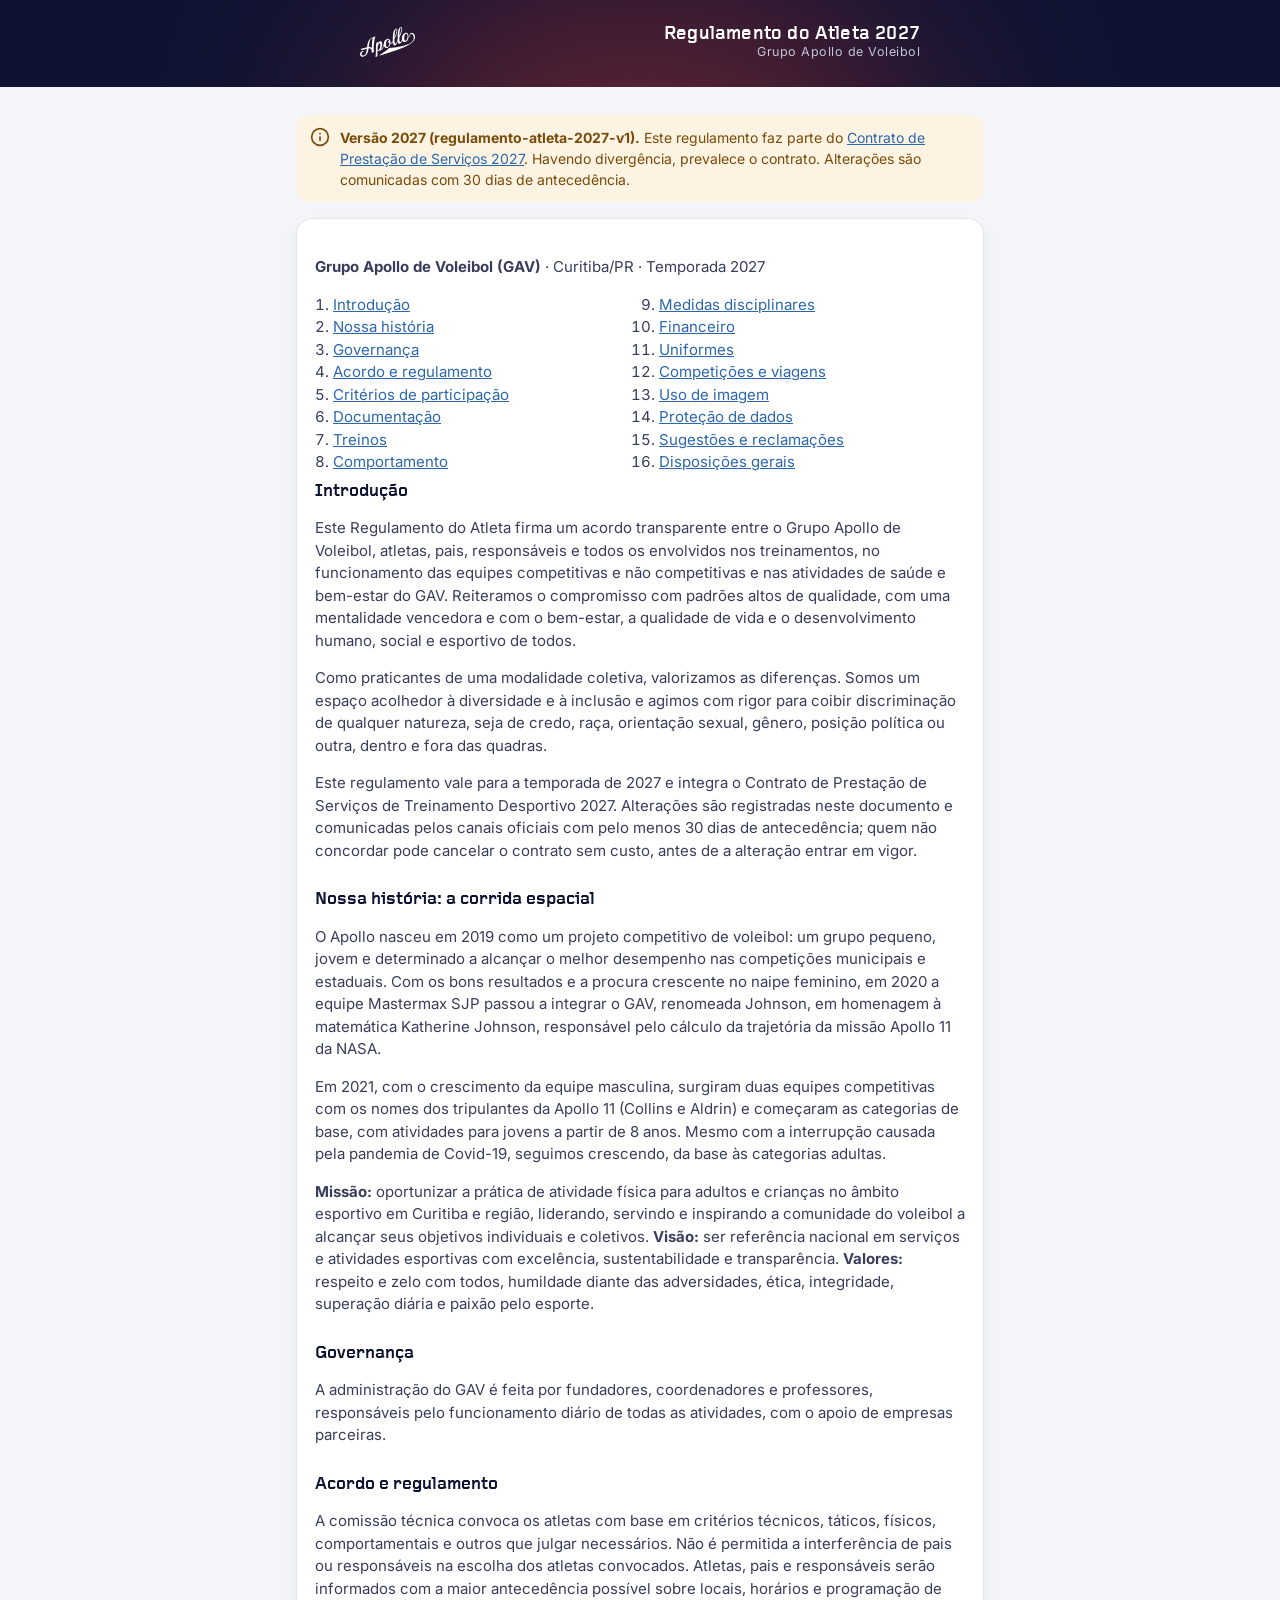
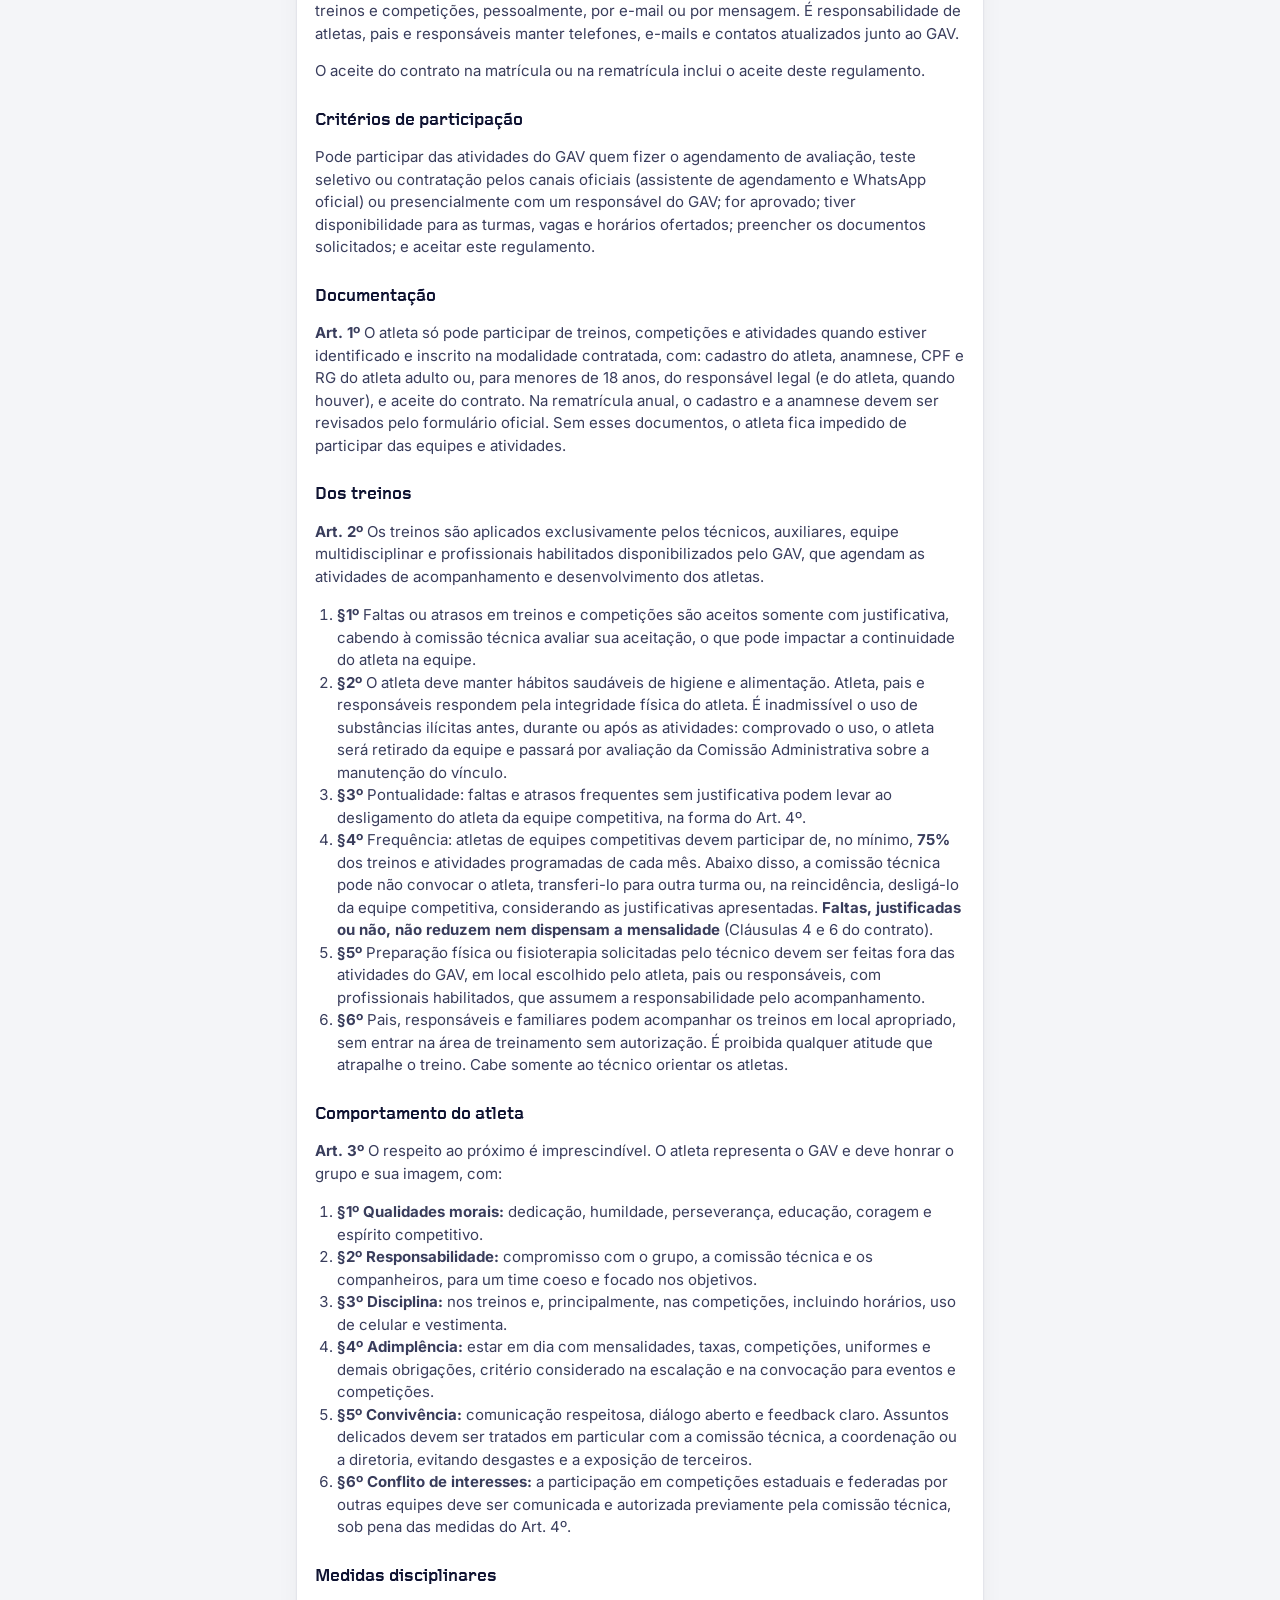
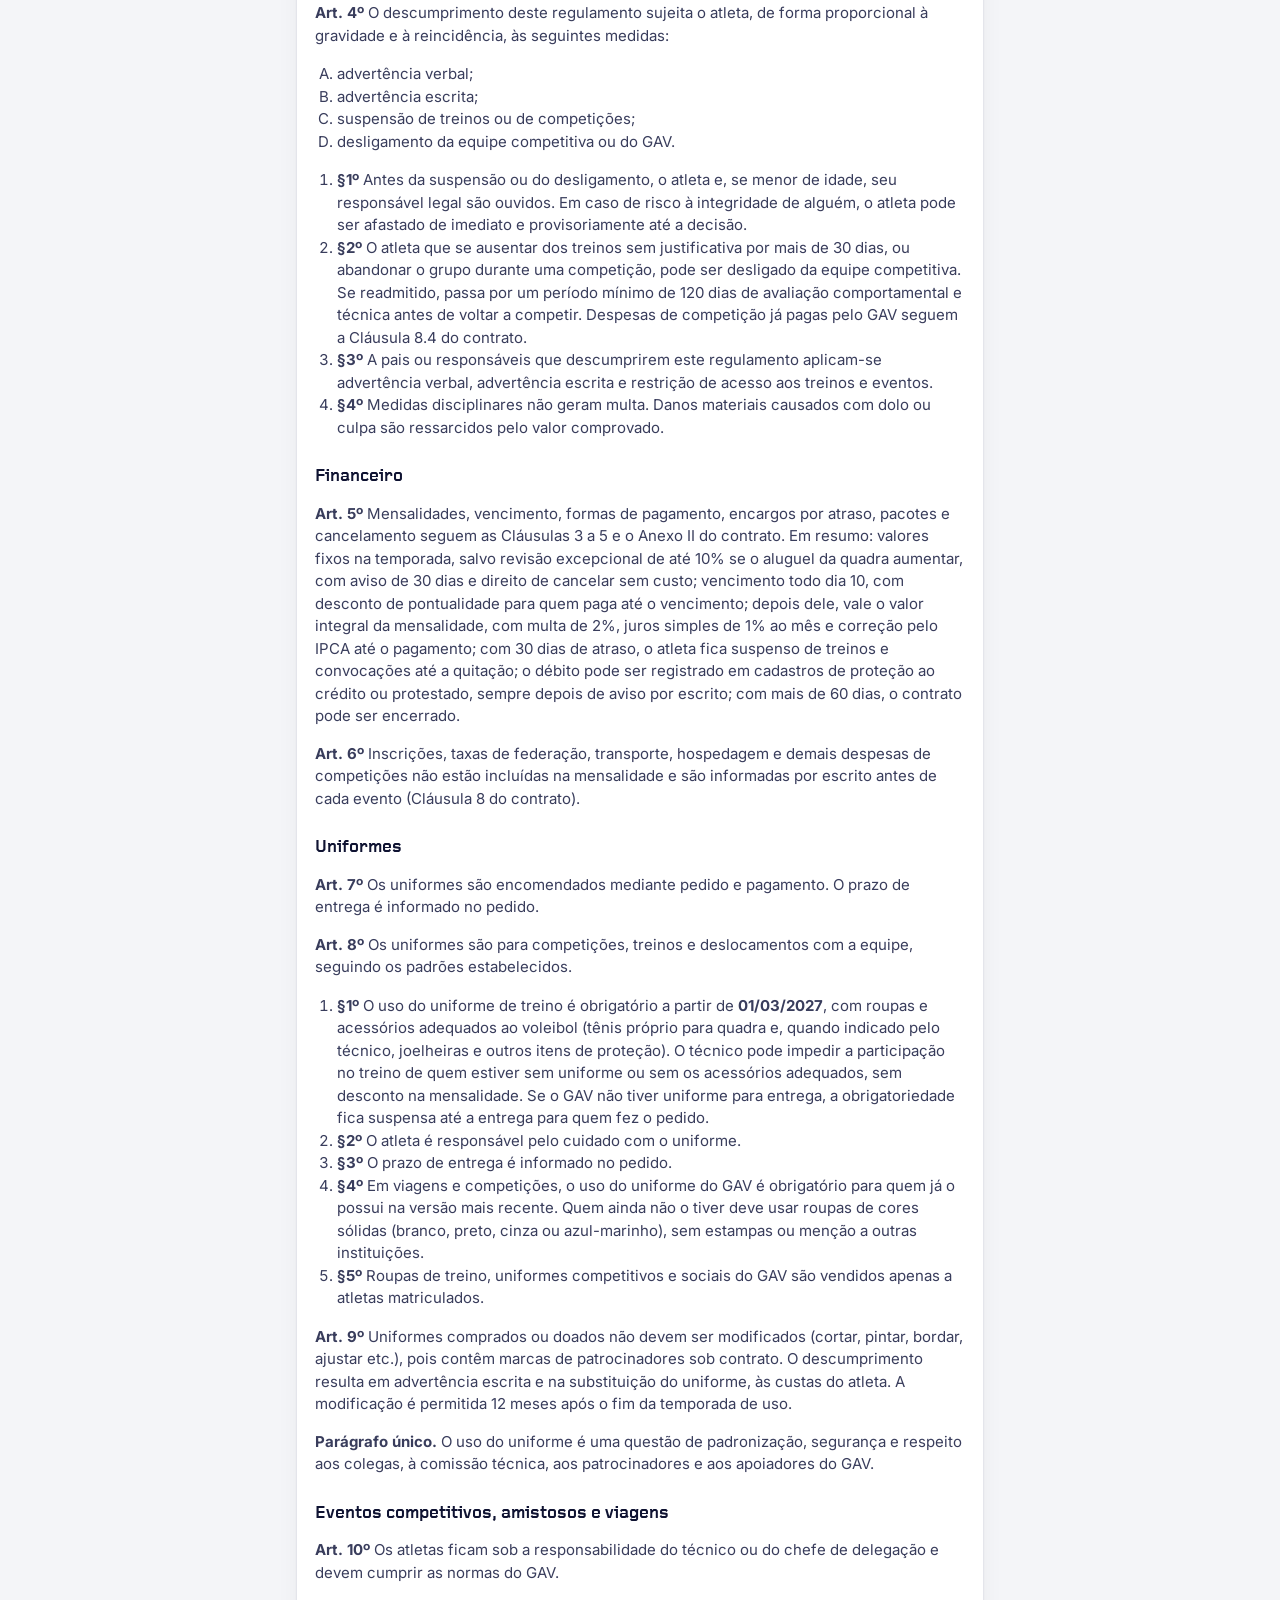
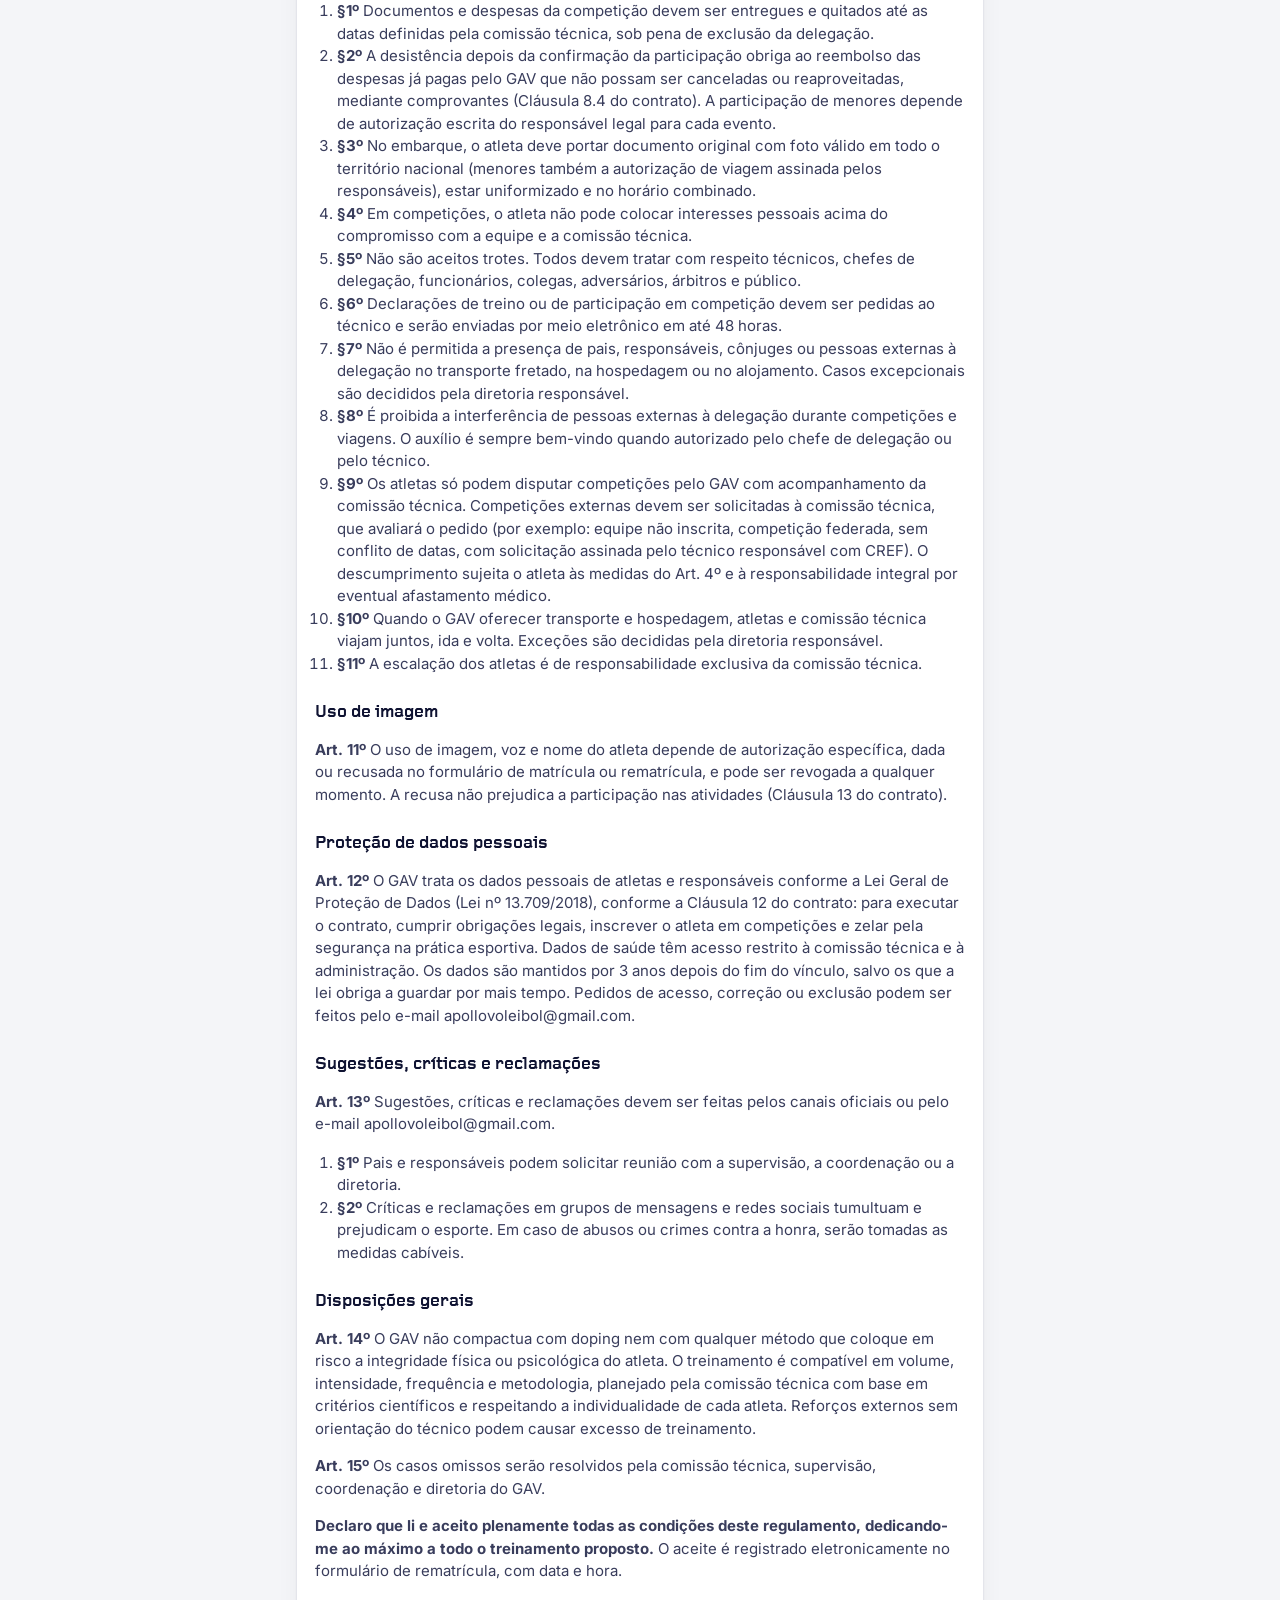
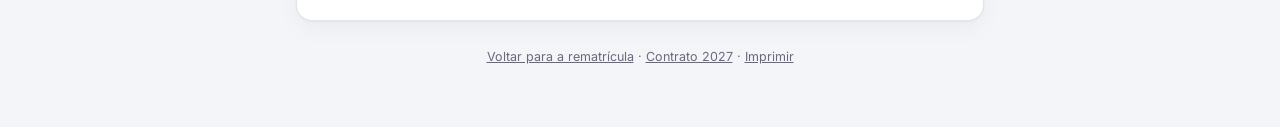
<file: regulamento-2027.html>
<!doctype html>
<html lang="pt-BR">
<head>
<meta charset="utf-8">
<meta name="viewport" content="width=device-width,initial-scale=1,viewport-fit=cover">
<meta name="theme-color" content="#0f1332">
<meta name="robots" content="noindex">
<title>Regulamento do Atleta 2027 · Apollo Voleibol</title>
<link rel="icon" type="image/svg+xml" href="assets/apollo-huddle.svg">
<link rel="preconnect" href="https://fonts.googleapis.com">
<link rel="preconnect" href="https://fonts.gstatic.com" crossorigin>
<link href="https://fonts.googleapis.com/css2?family=Inter:wght@400;500;600;700&display=swap" rel="stylesheet">
<link rel="stylesheet" href="rematricula.css?v=3">
</head>
<body class="reg">
<header class="top">
  <div class="top-in">
    <img src="assets/apollo-logo.svg" alt="Apollo Voleibol">
    <div class="top-title"><b>Regulamento do Atleta 2027</b><small>Grupo Apollo de Voleibol</small></div>
  </div>
</header>
<main>
  <div class="draft no-print"><svg class="i" viewBox="0 0 24 24" aria-hidden="true"><circle cx="12" cy="12" r="10"/><path d="M12 16v-4M12 8h.01"/></svg>
    <div><b>Versão 2027 (regulamento-atleta-2027-v1).</b> Este regulamento faz parte do <a href="contrato-2027.html">Contrato de Prestação de Serviços 2027</a>. Havendo divergência, prevalece o contrato. Alterações são comunicadas com 30 dias de antecedência.</div></div>
  <article>
    <p><b>Grupo Apollo de Voleibol (GAV)</b> · Curitiba/PR · Temporada 2027</p>
    <nav aria-label="Sumário"><ol class="toc">
      <li><a href="#introducao">Introdução</a></li><li><a href="#historia">Nossa história</a></li><li><a href="#governanca">Governança</a></li>
      <li><a href="#acordo">Acordo e regulamento</a></li><li><a href="#participacao">Critérios de participação</a></li><li><a href="#documentacao">Documentação</a></li>
      <li><a href="#treinos">Treinos</a></li><li><a href="#comportamento">Comportamento</a></li><li><a href="#penalidades">Medidas disciplinares</a></li>
      <li><a href="#financeiro">Financeiro</a></li><li><a href="#uniformes">Uniformes</a></li><li><a href="#competicoes">Competições e viagens</a></li>
      <li><a href="#imagem">Uso de imagem</a></li><li><a href="#dados">Proteção de dados</a></li><li><a href="#sugestoes">Sugestões e reclamações</a></li>
      <li><a href="#gerais">Disposições gerais</a></li></ol></nav>

    <h2 id="introducao">Introdução</h2>
    <p>Este Regulamento do Atleta firma um acordo transparente entre o Grupo Apollo de Voleibol, atletas, pais, responsáveis e todos os envolvidos nos treinamentos, no funcionamento das equipes competitivas e não competitivas e nas atividades de saúde e bem-estar do GAV. Reiteramos o compromisso com padrões altos de qualidade, com uma mentalidade vencedora e com o bem-estar, a qualidade de vida e o desenvolvimento humano, social e esportivo de todos.</p>
    <p>Como praticantes de uma modalidade coletiva, valorizamos as diferenças. Somos um espaço acolhedor à diversidade e à inclusão e agimos com rigor para coibir discriminação de qualquer natureza, seja de credo, raça, orientação sexual, gênero, posição política ou outra, dentro e fora das quadras.</p>
    <p>Este regulamento vale para a temporada de 2027 e integra o Contrato de Prestação de Serviços de Treinamento Desportivo 2027. Alterações são registradas neste documento e comunicadas pelos canais oficiais com pelo menos 30 dias de antecedência; quem não concordar pode cancelar o contrato sem custo, antes de a alteração entrar em vigor.</p>

    <h2 id="historia">Nossa história: a corrida espacial</h2>
    <p>O Apollo nasceu em 2019 como um projeto competitivo de voleibol: um grupo pequeno, jovem e determinado a alcançar o melhor desempenho nas competições municipais e estaduais. Com os bons resultados e a procura crescente no naipe feminino, em 2020 a equipe Mastermax SJP passou a integrar o GAV, renomeada Johnson, em homenagem à matemática Katherine Johnson, responsável pelo cálculo da trajetória da missão Apollo 11 da NASA.</p>
    <p>Em 2021, com o crescimento da equipe masculina, surgiram duas equipes competitivas com os nomes dos tripulantes da Apollo 11 (Collins e Aldrin) e começaram as categorias de base, com atividades para jovens a partir de 8 anos. Mesmo com a interrupção causada pela pandemia de Covid-19, seguimos crescendo, da base às categorias adultas.</p>
    <p><b>Missão:</b> oportunizar a prática de atividade física para adultos e crianças no âmbito esportivo em Curitiba e região, liderando, servindo e inspirando a comunidade do voleibol a alcançar seus objetivos individuais e coletivos. <b>Visão:</b> ser referência nacional em serviços e atividades esportivas com excelência, sustentabilidade e transparência. <b>Valores:</b> respeito e zelo com todos, humildade diante das adversidades, ética, integridade, superação diária e paixão pelo esporte.</p>

    <h2 id="governanca">Governança</h2>
    <p>A administração do GAV é feita por fundadores, coordenadores e professores, responsáveis pelo funcionamento diário de todas as atividades, com o apoio de empresas parceiras.</p>

    <h2 id="acordo">Acordo e regulamento</h2>
    <p>A comissão técnica convoca os atletas com base em critérios técnicos, táticos, físicos, comportamentais e outros que julgar necessários. Não é permitida a interferência de pais ou responsáveis na escolha dos atletas convocados. Atletas, pais e responsáveis serão informados com a maior antecedência possível sobre locais, horários e programação de treinos e competições, pessoalmente, por e-mail ou por mensagem. É responsabilidade de atletas, pais e responsáveis manter telefones, e-mails e contatos atualizados junto ao GAV.</p>
    <p>O aceite do contrato na matrícula ou na rematrícula inclui o aceite deste regulamento.</p>

    <h2 id="participacao">Critérios de participação</h2>
    <p>Pode participar das atividades do GAV quem fizer o agendamento de avaliação, teste seletivo ou contratação pelos canais oficiais (assistente de agendamento e WhatsApp oficial) ou presencialmente com um responsável do GAV; for aprovado; tiver disponibilidade para as turmas, vagas e horários ofertados; preencher os documentos solicitados; e aceitar este regulamento.</p>

    <h2 id="documentacao">Documentação</h2>
    <p><b>Art. 1º</b> O atleta só pode participar de treinos, competições e atividades quando estiver identificado e inscrito na modalidade contratada, com: cadastro do atleta, anamnese, CPF e RG do atleta adulto ou, para menores de 18 anos, do responsável legal (e do atleta, quando houver), e aceite do contrato. Na rematrícula anual, o cadastro e a anamnese devem ser revisados pelo formulário oficial. Sem esses documentos, o atleta fica impedido de participar das equipes e atividades.</p>

    <h2 id="treinos">Dos treinos</h2>
    <p><b>Art. 2º</b> Os treinos são aplicados exclusivamente pelos técnicos, auxiliares, equipe multidisciplinar e profissionais habilitados disponibilizados pelo GAV, que agendam as atividades de acompanhamento e desenvolvimento dos atletas.</p>
    <ol>
      <li><b>§1º</b> Faltas ou atrasos em treinos e competições são aceitos somente com justificativa, cabendo à comissão técnica avaliar sua aceitação, o que pode impactar a continuidade do atleta na equipe.</li>
      <li><b>§2º</b> O atleta deve manter hábitos saudáveis de higiene e alimentação. Atleta, pais e responsáveis respondem pela integridade física do atleta. É inadmissível o uso de substâncias ilícitas antes, durante ou após as atividades: comprovado o uso, o atleta será retirado da equipe e passará por avaliação da Comissão Administrativa sobre a manutenção do vínculo.</li>
      <li><b>§3º</b> Pontualidade: faltas e atrasos frequentes sem justificativa podem levar ao desligamento do atleta da equipe competitiva, na forma do Art. 4º.</li>
      <li><b>§4º</b> Frequência: atletas de equipes competitivas devem participar de, no mínimo, <b>75%</b> dos treinos e atividades programadas de cada mês. Abaixo disso, a comissão técnica pode não convocar o atleta, transferi-lo para outra turma ou, na reincidência, desligá-lo da equipe competitiva, considerando as justificativas apresentadas. <b>Faltas, justificadas ou não, não reduzem nem dispensam a mensalidade</b> (Cláusulas 4 e 6 do contrato).</li>
      <li><b>§5º</b> Preparação física ou fisioterapia solicitadas pelo técnico devem ser feitas fora das atividades do GAV, em local escolhido pelo atleta, pais ou responsáveis, com profissionais habilitados, que assumem a responsabilidade pelo acompanhamento.</li>
      <li><b>§6º</b> Pais, responsáveis e familiares podem acompanhar os treinos em local apropriado, sem entrar na área de treinamento sem autorização. É proibida qualquer atitude que atrapalhe o treino. Cabe somente ao técnico orientar os atletas.</li>
    </ol>

    <h2 id="comportamento">Comportamento do atleta</h2>
    <p><b>Art. 3º</b> O respeito ao próximo é imprescindível. O atleta representa o GAV e deve honrar o grupo e sua imagem, com:</p>
    <ol>
      <li><b>§1º Qualidades morais:</b> dedicação, humildade, perseverança, educação, coragem e espírito competitivo.</li>
      <li><b>§2º Responsabilidade:</b> compromisso com o grupo, a comissão técnica e os companheiros, para um time coeso e focado nos objetivos.</li>
      <li><b>§3º Disciplina:</b> nos treinos e, principalmente, nas competições, incluindo horários, uso de celular e vestimenta.</li>
      <li><b>§4º Adimplência:</b> estar em dia com mensalidades, taxas, competições, uniformes e demais obrigações, critério considerado na escalação e na convocação para eventos e competições.</li>
      <li><b>§5º Convivência:</b> comunicação respeitosa, diálogo aberto e feedback claro. Assuntos delicados devem ser tratados em particular com a comissão técnica, a coordenação ou a diretoria, evitando desgastes e a exposição de terceiros.</li>
      <li><b>§6º Conflito de interesses:</b> a participação em competições estaduais e federadas por outras equipes deve ser comunicada e autorizada previamente pela comissão técnica, sob pena das medidas do Art. 4º.</li>
    </ol>

    <h2 id="penalidades">Medidas disciplinares</h2>
    <p><b>Art. 4º</b> O descumprimento deste regulamento sujeita o atleta, de forma proporcional à gravidade e à reincidência, às seguintes medidas:</p>
    <ol type="A">
      <li>advertência verbal;</li>
      <li>advertência escrita;</li>
      <li>suspensão de treinos ou de competições;</li>
      <li>desligamento da equipe competitiva ou do GAV.</li>
    </ol>
    <ol>
      <li><b>§1º</b> Antes da suspensão ou do desligamento, o atleta e, se menor de idade, seu responsável legal são ouvidos. Em caso de risco à integridade de alguém, o atleta pode ser afastado de imediato e provisoriamente até a decisão.</li>
      <li><b>§2º</b> O atleta que se ausentar dos treinos sem justificativa por mais de 30 dias, ou abandonar o grupo durante uma competição, pode ser desligado da equipe competitiva. Se readmitido, passa por um período mínimo de 120 dias de avaliação comportamental e técnica antes de voltar a competir. Despesas de competição já pagas pelo GAV seguem a Cláusula 8.4 do contrato.</li>
      <li><b>§3º</b> A pais ou responsáveis que descumprirem este regulamento aplicam-se advertência verbal, advertência escrita e restrição de acesso aos treinos e eventos.</li>
      <li><b>§4º</b> Medidas disciplinares não geram multa. Danos materiais causados com dolo ou culpa são ressarcidos pelo valor comprovado.</li>
    </ol>

    <h2 id="financeiro">Financeiro</h2>
    <p><b>Art. 5º</b> Mensalidades, vencimento, formas de pagamento, encargos por atraso, pacotes e cancelamento seguem as Cláusulas 3 a 5 e o Anexo II do contrato. Em resumo: valores fixos na temporada, salvo revisão excepcional de até 10% se o aluguel da quadra aumentar, com aviso de 30 dias e direito de cancelar sem custo; vencimento todo dia 10, com desconto de pontualidade para quem paga até o vencimento; depois dele, vale o valor integral da mensalidade, com multa de 2%, juros simples de 1% ao mês e correção pelo IPCA até o pagamento; com 30 dias de atraso, o atleta fica suspenso de treinos e convocações até a quitação; o débito pode ser registrado em cadastros de proteção ao crédito ou protestado, sempre depois de aviso por escrito; com mais de 60 dias, o contrato pode ser encerrado.</p>
    <p><b>Art. 6º</b> Inscrições, taxas de federação, transporte, hospedagem e demais despesas de competições não estão incluídas na mensalidade e são informadas por escrito antes de cada evento (Cláusula 8 do contrato).</p>

    <h2 id="uniformes">Uniformes</h2>
    <p><b>Art. 7º</b> Os uniformes são encomendados mediante pedido e pagamento. O prazo de entrega é informado no pedido.</p>
    <p><b>Art. 8º</b> Os uniformes são para competições, treinos e deslocamentos com a equipe, seguindo os padrões estabelecidos.</p>
    <ol>
      <li><b>§1º</b> O uso do uniforme de treino é obrigatório a partir de <b>01/03/2027</b>, com roupas e acessórios adequados ao voleibol (tênis próprio para quadra e, quando indicado pelo técnico, joelheiras e outros itens de proteção). O técnico pode impedir a participação no treino de quem estiver sem uniforme ou sem os acessórios adequados, sem desconto na mensalidade. Se o GAV não tiver uniforme para entrega, a obrigatoriedade fica suspensa até a entrega para quem fez o pedido.</li>
      <li><b>§2º</b> O atleta é responsável pelo cuidado com o uniforme.</li>
      <li><b>§3º</b> O prazo de entrega é informado no pedido.</li>
      <li><b>§4º</b> Em viagens e competições, o uso do uniforme do GAV é obrigatório para quem já o possui na versão mais recente. Quem ainda não o tiver deve usar roupas de cores sólidas (branco, preto, cinza ou azul-marinho), sem estampas ou menção a outras instituições.</li>
      <li><b>§5º</b> Roupas de treino, uniformes competitivos e sociais do GAV são vendidos apenas a atletas matriculados.</li>
    </ol>
    <p><b>Art. 9º</b> Uniformes comprados ou doados não devem ser modificados (cortar, pintar, bordar, ajustar etc.), pois contêm marcas de patrocinadores sob contrato. O descumprimento resulta em advertência escrita e na substituição do uniforme, às custas do atleta. A modificação é permitida 12 meses após o fim da temporada de uso.</p>
    <p><b>Parágrafo único.</b> O uso do uniforme é uma questão de padronização, segurança e respeito aos colegas, à comissão técnica, aos patrocinadores e aos apoiadores do GAV.</p>

    <h2 id="competicoes">Eventos competitivos, amistosos e viagens</h2>
    <p><b>Art. 10º</b> Os atletas ficam sob a responsabilidade do técnico ou do chefe de delegação e devem cumprir as normas do GAV.</p>
    <ol>
      <li><b>§1º</b> Documentos e despesas da competição devem ser entregues e quitados até as datas definidas pela comissão técnica, sob pena de exclusão da delegação.</li>
      <li><b>§2º</b> A desistência depois da confirmação da participação obriga ao reembolso das despesas já pagas pelo GAV que não possam ser canceladas ou reaproveitadas, mediante comprovantes (Cláusula 8.4 do contrato). A participação de menores depende de autorização escrita do responsável legal para cada evento.</li>
      <li><b>§3º</b> No embarque, o atleta deve portar documento original com foto válido em todo o território nacional (menores também a autorização de viagem assinada pelos responsáveis), estar uniformizado e no horário combinado.</li>
      <li><b>§4º</b> Em competições, o atleta não pode colocar interesses pessoais acima do compromisso com a equipe e a comissão técnica.</li>
      <li><b>§5º</b> Não são aceitos trotes. Todos devem tratar com respeito técnicos, chefes de delegação, funcionários, colegas, adversários, árbitros e público.</li>
      <li><b>§6º</b> Declarações de treino ou de participação em competição devem ser pedidas ao técnico e serão enviadas por meio eletrônico em até 48 horas.</li>
      <li><b>§7º</b> Não é permitida a presença de pais, responsáveis, cônjuges ou pessoas externas à delegação no transporte fretado, na hospedagem ou no alojamento. Casos excepcionais são decididos pela diretoria responsável.</li>
      <li><b>§8º</b> É proibida a interferência de pessoas externas à delegação durante competições e viagens. O auxílio é sempre bem-vindo quando autorizado pelo chefe de delegação ou pelo técnico.</li>
      <li><b>§9º</b> Os atletas só podem disputar competições pelo GAV com acompanhamento da comissão técnica. Competições externas devem ser solicitadas à comissão técnica, que avaliará o pedido (por exemplo: equipe não inscrita, competição federada, sem conflito de datas, com solicitação assinada pelo técnico responsável com CREF). O descumprimento sujeita o atleta às medidas do Art. 4º e à responsabilidade integral por eventual afastamento médico.</li>
      <li><b>§10º</b> Quando o GAV oferecer transporte e hospedagem, atletas e comissão técnica viajam juntos, ida e volta. Exceções são decididas pela diretoria responsável.</li>
      <li><b>§11º</b> A escalação dos atletas é de responsabilidade exclusiva da comissão técnica.</li>
    </ol>

    <h2 id="imagem">Uso de imagem</h2>
    <p><b>Art. 11º</b> O uso de imagem, voz e nome do atleta depende de autorização específica, dada ou recusada no formulário de matrícula ou rematrícula, e pode ser revogada a qualquer momento. A recusa não prejudica a participação nas atividades (Cláusula 13 do contrato).</p>

    <h2 id="dados">Proteção de dados pessoais</h2>
    <p><b>Art. 12º</b> O GAV trata os dados pessoais de atletas e responsáveis conforme a Lei Geral de Proteção de Dados (Lei nº 13.709/2018), conforme a Cláusula 12 do contrato: para executar o contrato, cumprir obrigações legais, inscrever o atleta em competições e zelar pela segurança na prática esportiva. Dados de saúde têm acesso restrito à comissão técnica e à administração. Os dados são mantidos por 3 anos depois do fim do vínculo, salvo os que a lei obriga a guardar por mais tempo. Pedidos de acesso, correção ou exclusão podem ser feitos pelo e-mail apollovoleibol@gmail.com.</p>

    <h2 id="sugestoes">Sugestões, críticas e reclamações</h2>
    <p><b>Art. 13º</b> Sugestões, críticas e reclamações devem ser feitas pelos canais oficiais ou pelo e-mail apollovoleibol@gmail.com.</p>
    <ol>
      <li><b>§1º</b> Pais e responsáveis podem solicitar reunião com a supervisão, a coordenação ou a diretoria.</li>
      <li><b>§2º</b> Críticas e reclamações em grupos de mensagens e redes sociais tumultuam e prejudicam o esporte. Em caso de abusos ou crimes contra a honra, serão tomadas as medidas cabíveis.</li>
    </ol>

    <h2 id="gerais">Disposições gerais</h2>
    <p><b>Art. 14º</b> O GAV não compactua com doping nem com qualquer método que coloque em risco a integridade física ou psicológica do atleta. O treinamento é compatível em volume, intensidade, frequência e metodologia, planejado pela comissão técnica com base em critérios científicos e respeitando a individualidade de cada atleta. Reforços externos sem orientação do técnico podem causar excesso de treinamento.</p>
    <p><b>Art. 15º</b> Os casos omissos serão resolvidos pela comissão técnica, supervisão, coordenação e diretoria do GAV.</p>
    <p><b>Declaro que li e aceito plenamente todas as condições deste regulamento, dedicando-me ao máximo a todo o treinamento proposto.</b> O aceite é registrado eletronicamente no formulário de rematrícula, com data e hora.</p>
  </article>
  <p class="foot no-print"><a href="rematricula.html">Voltar para a rematrícula</a> · <a href="contrato-2027.html">Contrato 2027</a> · <a href="#" onclick="window.print();return false">Imprimir</a></p>
</main>
</body>
</html>
</file>
<file: rematricula.css>
/* Apollo · Rematrícula 2027 — formulário público, pensado primeiro para o celular */
@font-face{font-family:'Gridnik';font-weight:500;src:url(assets/brand/fonts/Gridnik-Medium.woff2) format('woff2');font-display:swap}
@font-face{font-family:'Gridnik';font-weight:700;src:url(assets/brand/fonts/Gridnik-Bold.woff2) format('woff2');font-display:swap}

:root{
  --navy:#0f1332;--navy-2:#1b2048;--navy-3:#252b5c;--red:#ee4036;--red-ink:#c92e25;--red-soft:#fdeceb;
  --bg:#f4f5f8;--surface:#fff;--surface-2:#f9f9fb;--ink:#0f1332;--ink-2:#393d5c;--muted:#686a7a;--line:#e4e5eb;--line-2:#eff0f4;
  --ok:#1d7a55;--ok-soft:#e6f4ed;--warn:#a8650e;--warn-soft:#fdf3e2;--info:#2b67ad;--info-soft:#e8f0fa;
  --radius:16px;--font:"Inter","Segoe UI",system-ui,-apple-system,Roboto,Arial,sans-serif;--display:"Gridnik","Inter",system-ui,sans-serif;
  --shadow:0 1px 2px #0f13320d,0 8px 24px #0f13320a;color-scheme:light;
}
*{box-sizing:border-box}
html,body{margin:0}
body{font:16px/1.5 var(--font);color:var(--ink);background:var(--bg);-webkit-font-smoothing:antialiased;-webkit-tap-highlight-color:transparent;min-height:100svh}
button,input,select,textarea{font:inherit;color:inherit}
button{cursor:pointer}
a{color:var(--info)}
:focus-visible{outline:3px solid #3a86d8;outline-offset:2px}
.sr{position:absolute;width:1px;height:1px;overflow:hidden;clip:rect(0 0 0 0);white-space:nowrap}
[hidden]{display:none!important}
svg.i{width:20px;height:20px;fill:none;stroke:currentColor;stroke-width:2;stroke-linecap:round;stroke-linejoin:round;flex-shrink:0}

/* ─── Topo ─── */
.top{position:relative;background:var(--navy);color:#fff;overflow:hidden;padding:18px 16px 22px}
.top::after{content:"";position:absolute;left:50%;bottom:-260px;width:560px;height:360px;transform:translateX(-50%);border-radius:50%;background:var(--red);filter:blur(110px);opacity:.38;pointer-events:none}
.top-in{position:relative;z-index:1;max-width:560px;margin:0 auto;display:flex;align-items:center;gap:14px}
.top img{height:30px;width:auto;display:block}
.top-title{display:flex;flex-direction:column;justify-content:center;align-items:flex-end;text-align:right;line-height:1.15;min-width:0;margin-left:auto}
.top-title b{font:700 19px/1.1 var(--display);letter-spacing:.01em}
.top-title small{color:#c3c6d9;font-size:12.5px;letter-spacing:.04em}
.top-exit{background:#ffffff14;border:1px solid #ffffff2b;color:#fff;border-radius:999px;padding:7px 13px;font-size:13px;font-weight:600}
.top-exit:hover{background:#ffffff26}
.progress{position:relative;z-index:1;max-width:560px;margin:16px auto 0}
.progress-row{display:flex;justify-content:space-between;font-size:12.5px;color:#c3c6d9;margin-bottom:7px;gap:10px}
.progress-row b{color:#fff;font-weight:600;white-space:nowrap;overflow:hidden;text-overflow:ellipsis}
.bar{height:6px;border-radius:6px;background:#ffffff22;overflow:hidden}
.bar i{display:block;height:100%;width:0;background:var(--red);border-radius:6px;transition:width .45s cubic-bezier(.22,1,.36,1)}

/* ─── Estrutura ─── */
main{max-width:560px;margin:0 auto;padding:18px 16px 120px}
.screen{animation:rise .35s cubic-bezier(.22,1,.36,1)}
@keyframes rise{from{opacity:0;transform:translateY(10px)}to{opacity:1;transform:none}}
@media(prefers-reduced-motion:reduce){.screen{animation:none}.bar i{transition:none}}
h1{font:700 26px/1.15 var(--display);margin:6px 0 8px;letter-spacing:-.005em}
h2{font:700 19px/1.25 var(--display);margin:0 0 4px}
h3{font-size:15px;margin:0 0 10px;font-weight:650}
.eyebrow{font-size:12px;font-weight:700;letter-spacing:.12em;color:var(--red);text-transform:uppercase}
.lead{color:var(--ink-2);margin:0 0 18px}
.muted{color:var(--muted)}
.small{font-size:13.5px}
.card{background:var(--surface);border:1px solid var(--line);border-radius:var(--radius);box-shadow:var(--shadow);padding:18px 16px;margin:0 0 14px}
.card-head{display:flex;align-items:flex-start;gap:10px;margin-bottom:12px}
.card-head p{margin:2px 0 0;color:var(--muted);font-size:14px}
.checklist{list-style:none;padding:0;margin:0;display:grid;gap:10px}
.checklist li{display:flex;gap:10px;align-items:flex-start;font-size:15px}
.checklist svg{color:var(--red);margin-top:2px}

/* ─── Campos ─── */
.fld{margin:0 0 14px}
.fld:last-child{margin-bottom:0}
.fld>label,.fld>.lbl{display:block;font-size:14px;font-weight:600;margin:0 0 6px;color:var(--ink)}
.fld .opt{font-weight:500;color:var(--muted)}
.fld .hint{display:block;font-size:13px;color:var(--muted);margin-top:6px}
.in{width:100%;min-height:52px;padding:12px 14px;border:1.5px solid var(--line);border-radius:12px;background:var(--surface);font-size:16px;transition:border-color .15s,box-shadow .15s;appearance:none}
textarea.in{min-height:96px;resize:vertical}
select.in{background-image:url("data:image/svg+xml,%3Csvg xmlns='http://www.w3.org/2000/svg' viewBox='0 0 24 24' fill='none' stroke='%23686a7a' stroke-width='2'%3E%3Cpath d='M6 9l6 6 6-6'/%3E%3C/svg%3E");background-repeat:no-repeat;background-position:right 12px center;background-size:20px;padding-right:40px}
.in:focus{outline:none;border-color:var(--navy);box-shadow:0 0 0 4px #0f13321a}
.in[aria-invalid="true"]{border-color:var(--red);box-shadow:0 0 0 4px #ee403618}
.in[readonly]{background:var(--surface-2)}
.err{display:none;color:var(--red-ink);font-size:13.5px;margin-top:6px;font-weight:500}
.fld.has-err .err,.pf.has-err .err{display:block}
.row2{display:grid;grid-template-columns:1fr 1fr;gap:12px}
.row-cep{display:grid;grid-template-columns:1fr auto;gap:10px;align-items:end}
@media(max-width:360px){.row2{grid-template-columns:1fr}}

/* Campo pré-preenchido: confirmar ou corrigir */
.pf{border:1.5px solid var(--line);border-radius:14px;padding:12px 12px 10px;background:var(--surface);margin:0 0 12px;transition:border-color .2s,background .2s}
.pf .lbl{font-size:13px;font-weight:600;color:var(--muted);margin:0 0 4px;display:block}
.pf .in{min-height:46px;border-color:transparent;background:var(--surface-2);padding:10px 12px}
.pf .in:focus{border-color:var(--navy);background:var(--surface)}
.pf-foot{display:flex;align-items:center;gap:8px;margin-top:8px;min-height:44px}
.confirm{display:flex;align-items:center;gap:10px;flex:1;min-height:44px;padding:6px 12px 6px 8px;border-radius:10px;border:1.5px dashed #c9cbd6;color:var(--ink-2);font-size:14.5px;font-weight:600;cursor:pointer;user-select:none}
.confirm input{position:absolute;opacity:0;pointer-events:none}
.confirm .box{width:24px;height:24px;border-radius:7px;border:2px solid #b4b7c6;display:grid;place-items:center;flex-shrink:0;background:#fff;transition:all .15s}
.confirm .box svg{width:15px;height:15px;stroke-width:3;opacity:0;color:#fff}
.confirm input:checked+.box{background:var(--ok);border-color:var(--ok)}
.confirm input:checked+.box svg{opacity:1}
.confirm input:focus-visible+.box{outline:3px solid #3a86d8;outline-offset:2px}
.pf.is-ok{border-color:#9fd4bb;background:#f6fbf8}
.pf.is-ok .confirm{border-style:solid;border-color:transparent;background:var(--ok-soft);color:var(--ok)}
.pf.is-changed{border-color:#9dbbe3;background:#f6f9fd}
.changed{display:none;align-items:center;gap:8px;flex:1;font-size:14px;font-weight:600;color:var(--info)}
.pf.is-changed .changed{display:flex}
.pf.is-changed .confirm{display:none}
.undo{margin-left:auto;background:none;border:0;color:var(--info);text-decoration:underline;font-size:13.5px;padding:8px 4px;min-height:40px}
.pf.has-err{border-color:var(--red);background:#fff8f7}
.pf .err{margin-top:2px}
.section-note{display:flex;gap:10px;align-items:flex-start;background:var(--info-soft);color:#1f4f87;border-radius:12px;padding:12px 14px;font-size:14px;margin:0 0 14px}
.section-note.warn{background:var(--warn-soft);color:#7a4a08}
.section-note svg{margin-top:1px}

/* Escolhas */
.seg{display:grid;grid-template-columns:1fr 1fr;gap:10px}
.seg.three{grid-template-columns:repeat(3,1fr)}
.choice{position:relative;display:flex;align-items:center;justify-content:center;gap:8px;min-height:52px;padding:10px 12px;border:1.5px solid var(--line);border-radius:12px;background:var(--surface);font-weight:600;font-size:15px;text-align:center;cursor:pointer;user-select:none;transition:all .15s}
.choice input{position:absolute;opacity:0;pointer-events:none}
.choice:has(input:checked){border-color:var(--navy);background:var(--navy);color:#fff}
.choice:has(input:focus-visible){outline:3px solid #3a86d8;outline-offset:2px}
.chips{display:flex;flex-wrap:wrap;gap:8px}
.chips .choice{min-height:44px;font-size:14px;font-weight:550;justify-content:flex-start;text-align:left}
.q{padding:16px 0;border-top:1px solid var(--line-2)}
.q:first-of-type{border-top:0;padding-top:4px}
.q>.lbl{display:block;font-weight:600;font-size:15px;margin:0 0 10px}
.q .cond{margin-top:10px}

/* Equipe */
.team{position:relative;display:flex;gap:12px;align-items:center;padding:14px;border:1.5px solid var(--line);border-radius:14px;background:var(--surface);margin:0 0 10px;cursor:pointer}
.team input{position:absolute;opacity:0;pointer-events:none}
.team .radio{width:22px;height:22px;border-radius:50%;border:2px solid #b4b7c6;flex-shrink:0;display:grid;place-items:center}
.team .radio::after{content:"";width:10px;height:10px;border-radius:50%;background:var(--red);transform:scale(0);transition:transform .15s}
.team:has(input:checked){border-color:var(--navy);box-shadow:0 0 0 3px #0f13321a}
.team:has(input:checked) .radio{border-color:var(--red)}
.team:has(input:checked) .radio::after{transform:scale(1)}
.team:has(input:focus-visible){outline:3px solid #3a86d8;outline-offset:2px}
.team b{display:block;font-size:15.5px}
.team small{color:var(--muted);font-size:13px}
.tag{display:inline-block;font-size:11.5px;font-weight:700;letter-spacing:.04em;padding:3px 8px;border-radius:999px;background:var(--red-soft);color:var(--red-ink);margin-left:6px;vertical-align:1px}
.tag.ok{background:var(--ok-soft);color:var(--ok)}
.tag.info{background:var(--info-soft);color:var(--info)}
.tag.warn{background:var(--warn-soft);color:var(--warn)}
.disclose{width:100%;display:flex;align-items:center;justify-content:space-between;gap:10px;background:none;border:1.5px dashed #c9cbd6;border-radius:12px;padding:12px 14px;min-height:50px;font-weight:600;color:var(--ink-2)}
.disclose svg{transition:transform .2s}.disclose[aria-expanded="true"] svg{transform:rotate(90deg)}

/* Termos */
.term{border:1.5px solid var(--line);border-radius:14px;margin:0 0 12px;background:var(--surface);overflow:hidden}
.term-check{display:flex;gap:12px;align-items:flex-start;padding:14px;cursor:pointer}
.term-check input{position:absolute;opacity:0;pointer-events:none}
.term-check .box{margin-top:1px;width:26px;height:26px;border-radius:8px;border:2px solid #b4b7c6;display:grid;place-items:center;flex-shrink:0;background:#fff;transition:all .15s}
.term-check .box svg{width:16px;height:16px;stroke-width:3;opacity:0;color:#fff}
.term-check input:checked+.box{background:var(--ok);border-color:var(--ok)}
.term-check input:checked+.box svg{opacity:1}
.term-check input:focus-visible+.box{outline:3px solid #3a86d8;outline-offset:2px}
.term:has(input:checked){border-color:#9fd4bb}
.term-check b{display:block;font-size:15px}
.term-check span.t{font-size:14px;color:var(--ink-2)}
.term details{border-top:1px solid var(--line-2)}
.term summary{padding:12px 14px;font-size:14px;font-weight:600;color:var(--info);cursor:pointer;list-style:none;min-height:44px;display:flex;align-items:center;gap:6px}
.term summary::-webkit-details-marker{display:none}
.term summary::after{content:"";width:8px;height:8px;border-right:2px solid currentColor;border-bottom:2px solid currentColor;transform:rotate(45deg);margin-left:6px;transition:transform .2s}
.term details[open] summary::after{transform:rotate(-135deg)}
.term .doc{padding:0 14px 14px;font-size:14px;color:var(--ink-2);max-height:320px;overflow:auto}
.term .doc p{margin:0 0 10px}
.term .doc ul{padding-left:18px;margin:0 0 10px}


/* Atletas (início) */
.ath{background:var(--surface);border:1px solid var(--line);border-radius:var(--radius);box-shadow:var(--shadow);padding:16px;margin:0 0 14px}
.ath-head{display:flex;gap:12px;align-items:center;margin-bottom:12px}
.avatar{width:46px;height:46px;border-radius:50%;background:var(--navy);color:#fff;display:grid;place-items:center;font:700 16px/1 var(--display);flex-shrink:0}
.ath-head b{display:block;font-size:17px;line-height:1.25}
.ath-head small{color:var(--muted);font-size:13.5px}
.steps-mini{display:flex;gap:4px;margin:0 0 12px}
.steps-mini i{flex:1;height:5px;border-radius:5px;background:var(--line)}
.steps-mini i.on{background:var(--ok)}
.ath-actions{display:grid;gap:10px}
.state{display:flex;gap:10px;align-items:flex-start;border-radius:12px;padding:12px 14px;font-size:14.5px;margin:0 0 12px}
.state.ok{background:var(--ok-soft);color:#14583d}
.state.no{background:var(--surface-2);color:var(--ink-2);border:1px solid var(--line)}
.state.go{background:var(--info-soft);color:#1f4f87}

/* Botões */
.btn{display:inline-flex;align-items:center;justify-content:center;gap:8px;min-height:52px;padding:12px 20px;border-radius:14px;border:1.5px solid var(--line);background:var(--surface);font-weight:650;font-size:16px;text-decoration:none;color:var(--ink);transition:transform .1s,background .15s}
.btn:active{transform:scale(.985)}
.btn.primary{background:var(--red);border-color:var(--red);color:#fff;box-shadow:0 6px 18px #ee40362e}
.btn.primary:hover{background:var(--red-ink)}
.btn.dark{background:var(--navy);border-color:var(--navy);color:#fff}
.btn.ghost{background:none;border-color:transparent;color:var(--ink-2)}
.btn.link{background:none;border:0;color:var(--muted);text-decoration:underline;min-height:44px;font-weight:550;font-size:14.5px}
.btn.block{width:100%}
.btn[disabled],.btn.busy{opacity:.6;pointer-events:none}
.btn.busy::after{content:"";width:16px;height:16px;border-radius:50%;border:2.5px solid currentColor;border-right-color:transparent;animation:spin .7s linear infinite}
@keyframes spin{to{transform:rotate(360deg)}}

/* Barra de ações fixa (alcance do polegar) */
.actions{position:fixed;left:0;right:0;bottom:0;z-index:20;background:#ffffffe8;backdrop-filter:saturate(1.4) blur(12px);-webkit-backdrop-filter:saturate(1.4) blur(12px);border-top:1px solid var(--line);padding:12px 16px calc(12px + env(safe-area-inset-bottom))}
.actions-in{max-width:560px;margin:0 auto;display:flex;gap:10px}
.actions .btn{flex:1}
.actions .btn.back{flex:0 0 auto;padding:12px 16px}

/* Aviso de erro global */
.alert{display:flex;gap:10px;align-items:flex-start;background:#fff3f2;border:1px solid #f6c2be;color:var(--red-ink);border-radius:12px;padding:12px 14px;font-size:14.5px;margin:0 0 14px;white-space:pre-line}
.alert svg{margin-top:1px}
.toast{position:fixed;left:50%;bottom:calc(92px + env(safe-area-inset-bottom));transform:translateX(-50%);background:var(--navy);color:#fff;padding:11px 16px;border-radius:12px;font-size:14px;z-index:40;box-shadow:0 10px 30px #0f133240;max-width:calc(100% - 32px);text-align:center}

/* Conclusão */
.done{text-align:center;padding:12px 4px}
.done .seal{width:84px;height:84px;margin:8px auto 14px;border-radius:50%;background:var(--ok-soft);color:var(--ok);display:grid;place-items:center}
.done .seal svg{width:44px;height:44px;stroke-width:2.4}
.done .seal.no{background:var(--surface-2);color:var(--ink-2)}
.summary{list-style:none;margin:0;padding:0;text-align:left}
.summary li{display:flex;align-items:center;gap:10px;padding:8px 0;border-bottom:1px solid var(--line-2);font-size:15px}
.summary li:last-child{border-bottom:0}
.summary li svg{color:var(--ok)}
.summary li.miss svg{color:var(--red)}
.summary li .go{margin-left:auto;background:none;border:0;color:var(--info);font-weight:600;font-size:14px;padding:0 4px;min-height:36px}

/* Rodapé */
.foot{text-align:center;color:var(--muted);font-size:12.5px;margin-top:26px;line-height:1.6}
.foot a{color:var(--muted)}
.lock-note{display:flex;gap:8px;align-items:center;justify-content:center;color:var(--muted);font-size:13px;margin-top:12px}
.lock-note svg{width:16px;height:16px}

/* Telas largas: mesmo formulário, mais respiro */
@media(min-width:720px){
  .top{padding:24px 16px 28px}
  main{padding-top:28px}
  h1{font-size:30px}
  .card{padding:22px 22px}
  .actions{position:sticky;background:transparent;backdrop-filter:none;-webkit-backdrop-filter:none;border:0;padding:8px 0 0}
  .actions-in{max-width:none}
  main{padding-bottom:48px}
}

/* ─── Regulamento ─── */
.reg main{max-width:720px;padding-bottom:48px}
.reg article{background:var(--surface);border:1px solid var(--line);border-radius:var(--radius);padding:22px 18px;box-shadow:var(--shadow)}
.reg article h2{font-size:18px;margin:26px 0 10px;color:var(--navy)}
.reg article h2:first-of-type{margin-top:6px}
.reg article p,.reg article li{font-size:15px;color:var(--ink-2)}
.reg article ol,.reg article ul{padding-left:22px}
.reg .draft{display:flex;gap:10px;align-items:flex-start;background:var(--warn-soft);color:#7a4a08;border-radius:12px;padding:12px 14px;font-size:14px;margin:0 0 16px}
.reg .toc{columns:2;column-gap:20px;font-size:14px;padding-left:18px;margin:0 0 6px}
@media(max-width:520px){.reg .toc{columns:1}}
@media print{.top,.actions,.no-print{display:none!important}body{background:#fff}.reg article{border:0;box-shadow:none;padding:0}}

/* ─── Turmas 2027 ─── */
.team small{display:block}
.group-title{margin:16px 2px 8px;font-size:12.5px;font-weight:700;letter-spacing:.05em;text-transform:uppercase;color:var(--muted)}
.sn{display:flex;align-items:center;gap:8px;margin-top:8px;font-size:14px;color:var(--ink-2);cursor:pointer}
.sn input{width:18px;height:18px;accent-color:var(--navy)}
.in[readonly]{background:var(--surface-2);color:var(--muted)}

/* ─── Contrato ─── */
.contract-wrap{margin:0 0 16px}
.contract{max-height:52svh;overflow:auto;background:var(--surface);border:1px solid var(--line);border-radius:var(--radius);padding:16px 14px;box-shadow:var(--shadow);-webkit-overflow-scrolling:touch}
.contract-tools{display:flex;gap:8px;flex-wrap:wrap;margin-top:10px}
.contract-tools .btn{flex:1;min-width:150px;text-decoration:none;justify-content:center}
.ct{font-size:14px;line-height:1.55;color:var(--ink-2)}
.ct-title{font:700 17px/1.3 var(--font);color:var(--navy);margin:0 0 14px;text-align:center}
.ct-title small{display:block;font-weight:500;font-size:12.5px;color:var(--muted);margin-top:4px}
.ct h3{font-size:15px;color:var(--navy);margin:20px 0 8px}
.ct p{margin:0 0 9px}
.ct ul{padding-left:20px;margin:0 0 9px}
.ct b{color:var(--ink)}
.ct-note{font-size:12.5px;color:var(--muted)}
.ct-box,.ct-grid{width:100%;border-collapse:collapse;margin:10px 0 14px;font-size:13.5px}
.ct-box caption{text-align:left;font-weight:700;color:var(--navy);padding:0 0 6px}
.ct-box th,.ct-box td,.ct-grid th,.ct-grid td{border:1px solid var(--line);padding:7px 8px;text-align:left;vertical-align:top}
.ct-box th{width:38%;background:var(--surface-2);font-weight:600;color:var(--ink-2)}
.ct-grid thead th{background:var(--navy);color:#fff;font-weight:600;border-color:var(--navy)}
.ct-grid .num{text-align:right;white-space:nowrap}
.ct-grid th.num{white-space:normal}
.ct-loc{margin:12px 0 0}
.ct-blank{display:inline-block;border-bottom:1px solid #9a9cab;min-width:90px;height:1em;vertical-align:baseline}
.ct-blank.long{min-width:220px}.ct-blank.mid{min-width:150px}.ct-blank.short{min-width:90px}
.ct-sign{margin-top:22px;padding-top:12px;border-top:1px dashed var(--line)}
.ct-hash{font-family:ui-monospace,Consolas,monospace;font-size:11.5px;word-break:break-all;color:var(--muted)}
.ct-print{background:#fff;padding:24px;max-width:800px;margin:0 auto}
.ct-print .ct{font-size:12.5px;color:#222}
.ct-print .ct-grid thead th{background:#eee;color:#111;border-color:#bbb}
.ct-turmas{overflow-x:auto}
@media(max-width:520px){.ct-box th{width:42%}.ct-grid{font-size:12px}.ct-grid th,.ct-grid td{padding:5px 4px}}
@media print{.ct-print{padding:0}.ct h3{break-after:avoid}.ct-box,.ct-grid tr{break-inside:avoid}}

/* ─── Pix e comprovante ─── */
.pix{display:grid;gap:12px}
.pix-amount{display:flex;flex-direction:column;align-items:flex-start}
.pix-amount span,.pix-row>span{font-size:12.5px;color:var(--muted);font-weight:600;text-transform:uppercase;letter-spacing:.04em}
.pix-amount b{font:700 28px/1.1 var(--display);color:var(--navy)}
.pix-amount small{color:var(--muted);font-size:13px}
.pix-row{display:grid;gap:6px;padding-top:12px;border-top:1px solid var(--line-2)}
.pix-row b{font-size:16px;word-break:break-all}
.pix-row .btn{justify-self:start}
.pix-code{display:block;font:12px/1.4 ui-monospace,Consolas,monospace;background:var(--surface-2);border:1px solid var(--line);border-radius:10px;padding:8px 10px;word-break:break-all;max-height:84px;overflow:auto;user-select:all}
.drop{display:grid;gap:10px}
.upload-btn{display:flex;align-items:center;justify-content:center;gap:10px;min-height:56px;border-radius:14px;border:1.5px solid var(--line);background:var(--surface);font-weight:650;font-size:15.5px;cursor:pointer;position:relative}
.upload-btn.primary{background:var(--navy);color:#fff;border-color:var(--navy)}
.upload-btn input{position:absolute;inset:0;opacity:0;cursor:pointer;width:100%}
.file-card{display:flex;gap:12px;align-items:center;padding:12px;border:1.5px solid #9fd4bb;background:#f6fbf8;border-radius:14px;margin:0 0 10px}
.file-card.bad{border-color:#f3b3ae;background:var(--red-soft)}
.file-card .thumb{width:56px;height:56px;border-radius:10px;background:var(--surface-2);display:grid;place-items:center;overflow:hidden;flex-shrink:0;color:var(--red)}
.file-card .thumb img{width:100%;height:100%;object-fit:cover}
.file-card b{display:block;font-size:14.5px;word-break:break-all}
.file-card small{color:var(--ok);font-weight:600;display:flex;align-items:center;gap:4px}
.file-card.bad small{color:var(--red-ink)}
.file-card small svg{width:15px;height:15px}
.uploading{height:8px;border-radius:8px;background:var(--line);overflow:hidden}
.uploading i{display:block;height:100%;width:30%;background:var(--navy);border-radius:8px;animation:load 1.1s ease-in-out infinite}
@keyframes load{0%{transform:translateX(-100%)}100%{transform:translateX(340%)}}
@media(prefers-reduced-motion:reduce){.uploading i{animation:none;width:100%}}
.btn.sm{min-height:40px;padding:8px 14px;font-size:14px;border-radius:11px}
.done .seal.bad{background:var(--red-soft);color:var(--red-ink)}
.team small b{display:inline;font-size:inherit;color:var(--ink)}
</file>
<file: styles.css>
/* Apollo · Painel de Gestão v2 — protótipo */
:root{
  --bg:#f4f5f8;--surface:#fff;--surface-2:#f9f9fb;--surface-3:#f0f1f5;--ink:#0f1332;--ink-2:#393d5c;--muted:#686a7a;--faint:#808184;
  --line:#e4e5eb;--line-2:#eff0f4;--brand:#ee4036;--brand-ink:#c92e25;--brand-soft:#fdeceb;--nav:#0f1332;--nav-2:#1b2048;--nav-3:#252b5c;--nav-ink:#c3c6d9;--nav-muted:#8a8ea9;--nav-line:#23284f;
  --ok:#1d7a55;--ok-soft:#e6f4ed;--warn:#a8650e;--warn-soft:#fdf3e2;--info:#2b67ad;--info-soft:#e8f0fa;--violet:#6a48b3;--violet-soft:#f1ecfa;--teal:#11777a;--teal-soft:#e2f4f4;
  --n-centro:#3b78d6;--n-centro-soft:#e7effb;--n-sul:#8a55c4;--n-sul-soft:#f2ebfa;--n-norte:#c4851f;--n-norte-soft:#fbf1e0;
  --shadow:0 1px 2px #0f13320d,0 1px 1px #0f133208;--shadow-lg:0 24px 80px #0f133233;
  --radius:12px;--font:"Inter","Segoe UI",system-ui,-apple-system,Arial,sans-serif;--mono:ui-monospace,"Cascadia Mono","Consolas",monospace;
  color-scheme:light;
}
:root[data-theme="dark"]{
  --bg:#0a0d24;--surface:#12163a;--surface-2:#161b43;--surface-3:#1d2250;--ink:#eceef6;--ink-2:#c6c9dc;--muted:#9a9cb0;--faint:#808184;
  --line:#262b5a;--line-2:#1f244f;--brand:#ee4036;--brand-ink:#ff7a70;--brand-soft:#3a1a2a;--nav:#070a1f;--nav-2:#141939;--nav-3:#1d2250;--nav-line:#1a1f45;
  --ok:#4cc592;--ok-soft:#15312a;--warn:#e7a948;--warn-soft:#352a17;--info:#6ea6ec;--info-soft:#172a41;--violet:#b096ea;--violet-soft:#281f3d;--teal:#4fc6c8;--teal-soft:#123233;
  --n-centro:#6c9ff0;--n-centro-soft:#18283f;--n-sul:#b58ae6;--n-sul-soft:#271d38;--n-norte:#e2a64a;--n-norte-soft:#33271a;
  --shadow:0 1px 2px #0005;--shadow-lg:0 24px 80px #000a;color-scheme:dark;
}
*{box-sizing:border-box}
html,body{margin:0}
body{font:14px/1.5 var(--font);color:var(--ink);background:var(--bg);-webkit-font-smoothing:antialiased}
button,input,select,textarea{font:inherit;color:inherit}
button{cursor:pointer}
a{color:inherit}
:focus-visible{outline:3px solid #3a86d8;outline-offset:2px}
svg.i{width:18px;height:18px;fill:none;stroke:currentColor;stroke-width:1.8;stroke-linecap:round;stroke-linejoin:round;flex-shrink:0}
.hide{display:none!important}
.sr{position:absolute;width:1px;height:1px;overflow:hidden;clip:rect(0 0 0 0)}

/* ─── Sidebar ─── */
/* Menu lateral: nunca rola por dentro. Espaços e alturas acompanham a altura da tela (vh). */
.sidebar{position:fixed;inset:0 auto 0 0;width:244px;background:var(--nav);color:var(--nav-ink);display:flex;flex-direction:column;z-index:30;padding:clamp(12px,3vh,26px) 14px clamp(10px,2vh,18px);overflow:hidden}
.brand{display:flex;flex-direction:column;align-items:center;text-align:center;gap:clamp(6px,1.2vh,10px);padding:clamp(0px,.6vh,6px) 12px clamp(10px,2.6vh,26px);margin:0 -2px clamp(6px,1vh,8px);border-bottom:1px solid var(--nav-line);flex-shrink:0}
.brand img{height:clamp(24px,4vh,34px);width:auto;display:block}
.brand small{font-size:10px;letter-spacing:3px;color:var(--nav-muted);font-weight:600;padding-left:3px}
.nav{flex:1;min-height:0;display:flex;flex-direction:column;gap:2px}
.nav-label{font-size:10px;letter-spacing:1.6px;color:var(--nav-muted);padding:clamp(6px,2vh,16px) 12px clamp(3px,.7vh,6px);font-weight:600}
.nav-label:first-child{padding-top:0}
.nav button{position:relative;border:0;background:none;color:var(--nav-ink);display:flex;gap:11px;align-items:center;text-align:left;padding:0 12px;border-radius:8px;font-size:13px;font-weight:550;min-height:0;height:clamp(28px,5vh,40px);flex-shrink:0}
.nav button:hover{background:var(--nav-2);color:#fff}
.nav button.active{background:var(--nav-3);color:#fff}
.nav button.active::before{content:"";position:absolute;left:-14px;top:9px;bottom:9px;width:3px;border-radius:0 3px 3px 0;background:var(--brand)}
.nav button.active svg{color:#ff7a70}
.nav .count{margin-left:auto;background:var(--brand);color:#fff;font-size:10.5px;padding:1px 7px;border-radius:10px;font-weight:600}
.nav .lock{margin-left:auto;color:var(--nav-muted)}
.nav .lock svg{width:14px;height:14px}
.side-user{border-top:1px solid var(--nav-line);margin-top:clamp(6px,1.2vh,10px);padding:clamp(8px,1.6vh,14px) 6px 0 10px;display:flex;align-items:center;gap:10px;flex-shrink:0}
.side-who{min-width:0;flex:1}
.side-who strong,.side-who small{display:block;white-space:nowrap;overflow:hidden;text-overflow:ellipsis}
.side-actions{display:flex;gap:2px;flex-shrink:0}
.side-act{width:32px;height:32px;border:0;border-radius:8px;background:none;color:var(--nav-muted);display:grid;place-items:center;cursor:pointer}
.side-act:hover{background:var(--nav-2);color:#fff}
.side-act.active{background:var(--nav-3);color:#ff7a70}
.side-act svg{width:17px;height:17px}
/* Telas muito baixas: a marca sai e o menu continua inteiro, sem rolagem */
@media (max-height:560px){.brand{display:none}.nav-label{padding:5px 12px 2px}.nav button{height:27px}}
@media (max-height:460px){.nav-label{font-size:0;padding:0;height:1px;background:var(--nav-line);margin:4px 12px;flex-shrink:0}.nav-label:first-child{display:none}.nav button{height:25px}}
.side-user strong{display:block;color:#fff;font-size:12.5px}
.side-user small{color:var(--nav-muted);font-size:11px}
.avatar{width:34px;height:34px;border-radius:50%;display:grid;place-items:center;font-size:11.5px;font-weight:700;background:var(--surface-3);color:var(--ink-2);flex-shrink:0}
.sidebar .avatar{background:var(--nav-3);color:#fff}

/* ─── Topbar ─── */
.main{margin-left:244px;min-height:100vh;display:flex;flex-direction:column}
.topbar{position:sticky;top:0;z-index:20;height:64px;background:color-mix(in srgb,var(--surface) 88%,transparent);backdrop-filter:blur(10px);border-bottom:1px solid var(--line);display:flex;align-items:center;gap:14px;padding:0 32px}
.crumbs{font-size:13px;color:var(--muted);display:flex;gap:8px;align-items:center}
.crumbs b{color:var(--ink);font-weight:600}
.top-right{margin-left:auto;display:flex;align-items:center;gap:10px}
.proto-tag{font-size:10.5px;font-weight:700;letter-spacing:.4px;color:var(--warn);background:var(--warn-soft);border:1px solid color-mix(in srgb,var(--warn) 30%,transparent);border-radius:6px;padding:3px 8px}
.viewas{display:flex;align-items:center;gap:8px;border:1px solid var(--line);border-radius:9px;padding:4px 6px 4px 10px;background:var(--surface);font-size:12px;color:var(--muted)}
.viewas select{border:0;background:transparent;font-weight:600;color:var(--ink);font-size:12.5px;padding:4px 2px;max-width:200px}
.icon-btn{width:38px;height:38px;border-radius:9px;border:1px solid var(--line);background:var(--surface);display:grid;place-items:center;color:var(--ink-2)}
.icon-btn:hover{background:var(--surface-3)}
.menu-btn{display:none}

/* ─── Layout ─── */
.content{padding:28px 32px 40px;width:100%;max-width:1560px;margin:0 auto;flex:1}
.page-head{display:flex;align-items:flex-end;justify-content:space-between;gap:16px;margin-bottom:22px;flex-wrap:wrap}
.eyebrow{font-size:10.5px;font-weight:700;letter-spacing:1.6px;text-transform:uppercase;color:var(--muted)}
h1{font-size:26px;line-height:1.2;letter-spacing:-.6px;margin:6px 0 4px;font-weight:700}
.page-head p{margin:0;color:var(--muted);font-size:13px;max-width:640px}
.head-actions{display:flex;gap:8px;flex-wrap:wrap}
h2{font-size:15px;margin:0;font-weight:650;letter-spacing:-.2px}
h3{font-size:13.5px;margin:0;font-weight:650}
.muted{color:var(--muted)}
.small{font-size:12px}
.grid{display:grid;gap:16px}
.g2{grid-template-columns:repeat(2,minmax(0,1fr))}
.g3{grid-template-columns:repeat(3,minmax(0,1fr))}
.g4{grid-template-columns:repeat(4,minmax(0,1fr))}
.g5{grid-template-columns:repeat(auto-fit,minmax(190px,1fr))}
.split{display:grid;grid-template-columns:minmax(0,1fr) 340px;gap:16px;align-items:start}
.split-wide{display:grid;grid-template-columns:minmax(0,1.6fr) minmax(0,1fr);gap:16px;align-items:start}
.mt{margin-top:16px}.mt2{margin-top:24px}.mb{margin-bottom:16px}

/* ─── Panels & cards ─── */
.panel{background:var(--surface);border:1px solid var(--line);border-radius:var(--radius);box-shadow:var(--shadow);min-width:0}
.panel-pad{padding:18px 20px}
.panel-head{display:flex;align-items:center;justify-content:space-between;gap:12px;padding:16px 20px;border-bottom:1px solid var(--line-2);flex-wrap:wrap}
.panel-head .sub{font-size:12px;color:var(--muted);margin-top:2px}
.panel-foot{padding:12px 20px;border-top:1px solid var(--line-2);font-size:12px;color:var(--muted);display:flex;justify-content:space-between;gap:10px;flex-wrap:wrap}
.kpi{background:var(--surface);border:1px solid var(--line);border-radius:var(--radius);padding:16px 18px;box-shadow:var(--shadow);position:relative;min-width:0;display:flex;flex-direction:column;gap:2px}
.kpi.click{cursor:pointer;text-align:left}
.kpi.click:hover{border-color:color-mix(in srgb,var(--ink) 25%,var(--line))}
.kpi.on{outline:2px solid var(--brand);outline-offset:-1px}
.kpi-label{font-size:12px;color:var(--muted);display:flex;align-items:center;justify-content:space-between;gap:8px;font-weight:550}
.kpi-value{font-size:26px;font-weight:700;letter-spacing:-.8px;line-height:1.2;margin-top:6px;font-variant-numeric:tabular-nums}
.kpi-foot{font-size:11.5px;color:var(--muted);display:flex;align-items:center;gap:6px;flex-wrap:wrap;margin-top:2px}
.kpi .spark{position:absolute;right:14px;bottom:14px}
.delta{font-weight:650;font-size:11.5px;padding:1px 6px;border-radius:5px}
.delta.up{color:var(--ok);background:var(--ok-soft)}
.delta.down{color:var(--brand-ink);background:var(--brand-soft)}
.delta.flat{color:var(--muted);background:var(--surface-3)}
.src{font-size:10px;font-weight:650;letter-spacing:.3px;padding:1px 6px;border-radius:4px;background:var(--surface-3);color:var(--muted);text-transform:uppercase}
.src.tecnofit{background:var(--teal-soft);color:var(--teal)}
.src.bot{background:var(--violet-soft);color:var(--violet)}
.src.proposta{background:var(--warn-soft);color:var(--warn)}
.section-title{display:flex;align-items:center;gap:10px;margin:28px 0 12px}
.section-title h2{font-size:14px;text-transform:uppercase;letter-spacing:1.2px;color:var(--ink-2)}
.section-title::after{content:"";flex:1;height:1px;background:var(--line)}
.divider-band{margin:34px 0 22px;display:flex;align-items:center;gap:14px}
.divider-band::before,.divider-band::after{content:"";flex:1;height:1px;background:var(--line)}
.divider-band span{font-size:11px;letter-spacing:1.6px;text-transform:uppercase;color:var(--muted);font-weight:700;display:flex;align-items:center;gap:8px}

/* ─── Buttons & inputs ─── */
.btn{border:1px solid var(--line);background:var(--surface);border-radius:9px;min-height:38px;padding:8px 14px;display:inline-flex;align-items:center;justify-content:center;gap:8px;font-size:13px;font-weight:600;white-space:nowrap;color:var(--ink)}
.btn:hover{background:var(--surface-3)}
.btn svg{width:16px;height:16px}
.btn.primary{background:var(--brand);border-color:var(--brand);color:#fff}
.btn.primary:hover{background:var(--brand-ink);border-color:var(--brand-ink)}
.btn.ok{background:var(--ok);border-color:var(--ok);color:#fff}
.btn.danger{color:var(--brand-ink);border-color:color-mix(in srgb,var(--brand) 40%,transparent)}
.btn.danger:hover{background:var(--brand-soft)}
.btn.ghost{border-color:transparent;background:transparent}
.btn.ghost:hover{background:var(--surface-3)}
.btn.sm{min-height:32px;padding:5px 10px;font-size:12px}
.btn:disabled{opacity:.45;cursor:not-allowed}
[data-edit].locked{opacity:.5;cursor:not-allowed}
.sq{width:34px;height:34px;min-height:34px;padding:0;border-radius:8px}
.wa{background:#25D366;border-color:#25D366;color:#fff}
.wa:hover{background:#1ebd5a}
.input,.select,textarea.input{width:100%;height:40px;border:1px solid var(--line);border-radius:9px;background:var(--surface);padding:0 12px;font-size:13px}
textarea.input{height:auto;min-height:84px;padding:10px 12px;resize:vertical;line-height:1.5}
.input:disabled,.select:disabled,textarea.input:disabled{background:var(--surface-2);color:var(--muted)}
.search{position:relative;flex:1;min-width:200px}
.search svg{position:absolute;left:12px;top:11px;width:16px;height:16px;color:var(--faint)}
.search .input{padding-left:36px}
.toolbar{display:flex;gap:10px;align-items:center;flex-wrap:wrap;padding:14px 20px;border-bottom:1px solid var(--line-2)}
.toolbar .select{width:auto;min-width:160px}
.field{display:flex;flex-direction:column;gap:6px;margin-bottom:14px}
.field label,.lbl{font-size:12px;font-weight:600;color:var(--ink-2)}
.field .hint,.hint{font-size:11.5px;color:var(--muted)}
.field .err{font-size:11.5px;color:var(--brand-ink)}
.row2{display:grid;grid-template-columns:1fr 1fr;gap:12px}
.row3{display:grid;grid-template-columns:1fr 1fr 1fr;gap:12px}
.fieldset{border:1px solid var(--line);border-radius:10px;padding:14px 14px 2px;margin:0 0 16px}
.fieldset legend{font-size:11px;font-weight:700;letter-spacing:1.1px;text-transform:uppercase;color:var(--muted);padding:0 6px}
fieldset.plain{border:0;padding:0;margin:0;min-width:0}
.toggle{position:relative;display:inline-block;width:40px;height:22px;flex-shrink:0}
.toggle input{opacity:0;width:0;height:0;position:absolute}
.toggle span{position:absolute;inset:0;border-radius:22px;background:var(--line);transition:.15s}
.toggle span::after{content:"";position:absolute;width:16px;height:16px;left:3px;top:3px;border-radius:50%;background:#fff;box-shadow:0 1px 2px #0003;transition:.15s}
.toggle input:checked+span{background:var(--ok)}
.toggle input:checked+span::after{transform:translateX(18px)}
.toggle input:focus-visible+span{outline:3px solid #3a86d8;outline-offset:2px}
.toggle input:disabled+span{opacity:.5}
.check{display:flex;align-items:center;gap:9px;font-size:13px;cursor:pointer}
.check input{width:16px;height:16px;accent-color:var(--brand)}
.seg{display:inline-flex;border:1px solid var(--line);border-radius:9px;padding:3px;background:var(--surface-2);gap:2px}
.seg button{border:0;background:transparent;border-radius:6px;padding:6px 12px;font-size:12.5px;font-weight:600;color:var(--muted);min-height:30px}
.seg button.on{background:var(--surface);color:var(--ink);box-shadow:var(--shadow)}
.tabs{display:flex;gap:22px;border-bottom:1px solid var(--line);padding:0 20px;overflow-x:auto}
.tabs button{border:0;background:none;border-bottom:2px solid transparent;color:var(--muted);font-size:13px;font-weight:600;padding:13px 0 11px;white-space:nowrap;display:flex;align-items:center;gap:7px}
.tabs button.on{color:var(--brand-ink);border-bottom-color:var(--brand)}
.tabs .pill{font-size:10.5px;background:var(--surface-3);border-radius:10px;padding:0 7px;color:var(--muted)}
.chips{display:flex;gap:8px;flex-wrap:wrap}
.chip{border:1px solid var(--line);background:var(--surface);border-radius:20px;padding:5px 12px 5px 9px;font-size:12px;font-weight:600;display:inline-flex;align-items:center;gap:7px;color:var(--ink-2)}
.chip .dot{width:9px;height:9px;border-radius:50%}
.chip.off{opacity:.5;text-decoration:line-through}

/* ─── Tags & badges ─── */
.tag{display:inline-flex;align-items:center;gap:6px;padding:2px 8px;border-radius:6px;font-size:11.5px;font-weight:600;white-space:nowrap;background:var(--surface-3);color:var(--ink-2)}
.tag::before{content:"";width:6px;height:6px;border-radius:50%;background:currentColor}
.tag.nodot::before{display:none}
.tag.centro{background:var(--n-centro-soft);color:var(--n-centro)}
.tag.sul{background:var(--n-sul-soft);color:var(--n-sul)}
.tag.norte{background:var(--n-norte-soft);color:var(--n-norte)}
.st-agendado{background:var(--ok-soft);color:var(--ok)}
.st-pendente{background:var(--surface-3);color:var(--muted)}
.st-em-avaliacao{background:var(--info-soft);color:var(--info)}
.st-em-cadastro{background:var(--violet-soft);color:var(--violet)}
.st-tecnofit{background:var(--teal-soft);color:var(--teal)}
.st-ausente{background:var(--warn-soft);color:var(--warn)}
.st-cancelado{background:var(--brand-soft);color:var(--brand-ink)}
.st-ok{background:var(--ok-soft);color:var(--ok)}
.st-warn{background:var(--warn-soft);color:var(--warn)}
.st-bad{background:var(--brand-soft);color:var(--brand-ink)}
.st-info{background:var(--info-soft);color:var(--info)}
.reag{display:inline-grid;place-items:center;min-width:18px;height:18px;border-radius:9px;background:var(--brand);color:#fff;font-size:10px;font-weight:700;padding:0 5px}

/* ─── Tables ─── */
.table-wrap{overflow-x:auto}
table{border-collapse:collapse;width:100%}
th{font-size:10.5px;letter-spacing:.8px;text-transform:uppercase;color:var(--muted);text-align:left;font-weight:650;padding:11px 14px;background:var(--surface-2);border-bottom:1px solid var(--line);white-space:nowrap}
th:first-child,td:first-child{padding-left:20px}
th:last-child,td:last-child{padding-right:20px}
td{padding:13px 14px;border-bottom:1px solid var(--line-2);font-size:13px;vertical-align:middle}
tbody tr:last-child td{border-bottom:0}
tr.rowlink{cursor:pointer}
tr.rowlink:hover td{background:var(--surface-2)}
tr.soon td{background:color-mix(in srgb,var(--ok-soft) 55%,transparent)}
tr.soon td:first-child{box-shadow:inset 3px 0 0 var(--ok)}
tr.sep td{background:var(--surface-2);text-align:center;font-size:10.5px;letter-spacing:1.4px;text-transform:uppercase;color:var(--muted);font-weight:700;padding:8px}
th .sort{border:0;background:none;padding:0;font:inherit;letter-spacing:inherit;text-transform:inherit;color:inherit;display:inline-flex;align-items:center;gap:5px}
th .sort svg{width:13px;height:13px}
th .sort.on{color:var(--ink)}
.num{text-align:right;font-variant-numeric:tabular-nums}
.person{display:flex;align-items:center;gap:11px;min-width:0}
.person .avatar{width:32px;height:32px;font-size:11px}
.person .avatar.kid{background:var(--n-norte-soft);color:var(--n-norte)}
.person strong{display:block;font-size:13.5px;font-weight:650;white-space:nowrap}
.person small{display:block;font-size:11.5px;color:var(--muted);white-space:nowrap}
.cell-actions{display:flex;gap:6px;align-items:center}
.empty{padding:48px 20px;text-align:center;color:var(--muted)}
.empty svg{width:28px;height:28px;color:var(--faint)}
.empty h3{color:var(--ink);margin:8px 0 4px}

/* ─── Banner ─── */
.banner{display:flex;gap:12px;align-items:flex-start;padding:12px 16px;border-radius:10px;border:1px solid var(--line);background:var(--surface);font-size:13px;margin-bottom:18px}
.banner.view{background:var(--info-soft);border-color:color-mix(in srgb,var(--info) 25%,transparent);color:var(--ink)}
.banner.warn{background:var(--warn-soft);border-color:color-mix(in srgb,var(--warn) 25%,transparent)}
.banner.note{background:var(--surface-2)}
.banner svg{margin-top:1px;color:var(--info)}
.banner.warn svg{color:var(--warn)}
.banner b{font-weight:650}

/* ─── Calendar (semana) ─── */
.cal-toolbar{display:flex;align-items:center;gap:10px;flex-wrap:wrap;padding:14px 20px;border-bottom:1px solid var(--line-2)}
.cal-toolbar .range{font-size:15px;font-weight:650;margin:0 6px;min-width:190px}
.cal-scroll{overflow-x:auto}
.cal{--ph:46px;display:grid;grid-template-columns:56px repeat(7,minmax(118px,1fr));min-width:900px;position:relative}
.cal-head{position:sticky;top:0;background:var(--surface);z-index:3;border-bottom:1px solid var(--line);padding:10px 6px 9px;text-align:center}
.cal-head .dname{font-size:11px;font-weight:650;letter-spacing:.8px;color:var(--muted);text-transform:uppercase}
.cal-head .dnum{font-size:21px;font-weight:600;line-height:1.3;margin-top:2px;display:inline-grid;place-items:center;min-width:36px;height:36px;border-radius:50%}
.cal-head.today .dnum{background:var(--brand);color:#fff}
.cal-head.today .dname{color:var(--brand-ink)}
.cal-head .dcount{display:block;font-size:10.5px;color:var(--muted);margin-top:1px}
.cal-gutter{position:relative;border-right:1px solid var(--line-2)}
.cal-gutter span{position:absolute;right:8px;font-size:10.5px;color:var(--faint);transform:translateY(-50%);font-variant-numeric:tabular-nums}
.cal-col{position:relative;border-right:1px solid var(--line-2);background-image:repeating-linear-gradient(to bottom,var(--line-2) 0,var(--line-2) 1px,transparent 1px,transparent var(--ph))}
.cal-col.today{background-color:color-mix(in srgb,var(--brand-soft) 35%,transparent)}
.cal-col:last-child{border-right:0}
.ev{position:absolute;border-radius:7px;padding:5px 7px;font-size:11.5px;line-height:1.3;overflow:hidden;border:0;text-align:left;border-left:3px solid currentColor;display:flex;flex-direction:column;gap:1px;box-shadow:0 1px 2px #0f133214}
.ev strong{font-weight:650;color:var(--ink);overflow:hidden;display:-webkit-box;-webkit-line-clamp:2;-webkit-box-orient:vertical;line-height:1.2}
.ev span{color:var(--ink-2);white-space:nowrap;overflow:hidden;text-overflow:ellipsis;font-size:10.5px}
.ev.centro{background:var(--n-centro-soft);color:var(--n-centro)}
.ev.sul{background:var(--n-sul-soft);color:var(--n-sul)}
.ev.norte{background:var(--n-norte-soft);color:var(--n-norte)}
.ev.blocked{background:repeating-linear-gradient(135deg,var(--surface-3) 0 6px,var(--surface) 6px 12px);color:var(--faint)}
.ev.blocked strong{text-decoration:line-through;color:var(--muted)}
.ev:hover{filter:brightness(.97);z-index:2}
.ev .tests{display:inline-flex;align-items:center;gap:4px;font-weight:650;color:var(--brand-ink);font-size:10.5px}
.now-line{position:absolute;left:0;right:0;height:2px;background:var(--brand);z-index:2}
.now-line::before{content:"";position:absolute;left:-5px;top:-4px;width:10px;height:10px;border-radius:50%;background:var(--brand)}

/* ─── Charts ─── */
.chart{width:100%;height:auto;display:block}
.chart text{font-family:var(--font);fill:var(--muted);font-size:11px}
.chart .grid-l{stroke:var(--line-2);stroke-width:1}
.legend{display:flex;gap:14px;flex-wrap:wrap;font-size:12px;color:var(--muted)}
.legend i{display:inline-block;width:10px;height:10px;border-radius:3px;margin-right:6px;vertical-align:-1px}
.legend i.dash{height:0;border-top:2px dashed;border-radius:0;width:14px;vertical-align:3px}
.funnel{display:flex;flex-direction:column;gap:9px}
.funnel-row{display:grid;grid-template-columns:150px minmax(0,1fr) 92px;gap:12px;align-items:center;font-size:12.5px}
.funnel-bar{height:28px;border-radius:6px;background:var(--surface-3);overflow:hidden}
.funnel-bar span{display:flex;align-items:center;height:100%;padding-left:10px;border-radius:6px;background:var(--brand);color:#fff;font-weight:650;font-size:12px;min-width:34px}
.funnel-row .rate{font-size:11.5px;color:var(--muted);text-align:right}
.bar{height:7px;border-radius:5px;background:var(--surface-3);overflow:hidden}
.bar span{display:block;height:100%;border-radius:5px;background:var(--brand)}
.stat-line{display:flex;justify-content:space-between;align-items:center;gap:12px;padding:9px 0;border-bottom:1px solid var(--line-2);font-size:13px}
.stat-line:last-child{border-bottom:0}
.stat-line b{font-variant-numeric:tabular-nums}
.list{list-style:none;margin:0;padding:0}
.list li{display:flex;gap:12px;align-items:center;padding:11px 20px;border-bottom:1px solid var(--line-2);font-size:13px}
.list li:last-child{border-bottom:0}
.time-pill{font-variant-numeric:tabular-nums;font-weight:650;font-size:12px;background:var(--surface-3);border-radius:6px;padding:3px 7px;min-width:52px;text-align:center}

/* ─── Núcleo & team cards ─── */
.ncard{padding:18px 20px;display:flex;flex-direction:column;gap:10px;border-top:4px solid var(--c)}
.ncard.centro{--c:var(--n-centro)}.ncard.sul{--c:var(--n-sul)}.ncard.norte{--c:var(--n-norte)}.ncard.novo{--c:var(--faint)}
.ncard h3{font-size:16px}
.ncard .meta{display:flex;gap:16px;font-size:12px;color:var(--muted);flex-wrap:wrap}
.ncard .meta b{color:var(--ink);font-size:18px;display:block;font-weight:700}
.ncard.add{border:1.5px dashed var(--line);box-shadow:none;background:transparent;align-items:center;justify-content:center;text-align:center;color:var(--muted);min-height:190px;cursor:pointer}
.ncard.add:hover{border-color:var(--faint);color:var(--ink)}
.tcard{padding:16px 18px;display:flex;flex-direction:column;gap:10px;cursor:pointer;text-align:left;border-left:4px solid var(--c)}
.tcard:hover{border-color:color-mix(in srgb,var(--ink) 18%,var(--line));border-left-color:var(--c)}
.tcard.centro{--c:var(--n-centro)}.tcard.sul{--c:var(--n-sul)}.tcard.norte{--c:var(--n-norte)}
.tcard .top{display:flex;justify-content:space-between;gap:10px;align-items:flex-start}
.tcard h3{font-size:14.5px}
.sched{display:flex;gap:5px;flex-wrap:wrap}
.sched span{font-size:11px;background:var(--surface-3);border-radius:5px;padding:2px 7px;color:var(--ink-2);font-weight:550}
.days-pick{display:flex;gap:6px;flex-wrap:wrap}
.days-pick button{width:46px;height:40px;border-radius:9px;border:1px solid var(--line);background:var(--surface);font-weight:650;font-size:12px;color:var(--muted)}
.days-pick button.on{background:var(--ok-soft);border-color:color-mix(in srgb,var(--ok) 40%,transparent);color:var(--ok)}
.days-pick button.sel{outline:2px solid var(--ink);outline-offset:1px}
.sched-row{display:grid;grid-template-columns:70px 1fr auto 1fr auto;gap:8px;align-items:center;margin-bottom:8px}
.sched-row b{font-size:12.5px}

/* ─── Mini month calendar ─── */
.mcal{border:1px solid var(--line);border-radius:10px;padding:10px;background:var(--surface)}
.mcal-head{display:flex;align-items:center;justify-content:space-between;margin-bottom:6px;font-weight:650;font-size:13px}
.mcal-grid{display:grid;grid-template-columns:repeat(7,1fr);gap:3px;text-align:center}
.mcal-grid .dn{font-size:10.5px;color:var(--muted);font-weight:650;padding:4px 0}
.mcal-grid button{height:36px;border-radius:8px;border:1px solid transparent;background:transparent;font-size:12.5px;font-variant-numeric:tabular-nums}
.mcal-grid button:disabled{color:var(--faint);cursor:not-allowed;opacity:.55}
.mcal-grid button.train{background:var(--ok-soft);color:var(--ok);font-weight:650}
.mcal-grid button.block{background:var(--brand-soft);color:var(--brand-ink);font-weight:650;text-decoration:line-through}
.mcal-grid button.sel{outline:2px solid var(--ink);outline-offset:-2px}
.mcal-grid button.today{border-color:var(--ink-2)}
.mcal-grid button:not(:disabled):hover{border-color:var(--faint)}

/* ─── Chat ─── */
.chat{background:var(--surface-2);border:1px solid var(--line);border-radius:10px;padding:14px;display:flex;flex-direction:column;gap:8px;max-height:52vh;overflow-y:auto}
.bubble{max-width:84%;padding:9px 12px;border-radius:12px;font-size:13px;line-height:1.45;white-space:pre-wrap}
.bubble.bot{background:var(--surface);border:1px solid var(--line);align-self:flex-start;border-bottom-left-radius:4px}
.bubble.user{background:var(--brand);color:#fff;align-self:flex-end;border-bottom-right-radius:4px}
.bubble time{display:block;font-size:10px;opacity:.65;margin-top:4px}

/* ─── Feeder ─── */
.flow{display:grid;grid-template-columns:1fr 28px 1fr 28px 1fr 28px 1fr;align-items:stretch;gap:0}
.flow .step{border:1px solid var(--line);border-radius:10px;padding:14px;background:var(--surface-2);font-size:12.5px}
.flow .step b{display:block;font-size:13px;margin-bottom:4px}
.flow .step ul{margin:6px 0 0;padding-left:16px;color:var(--muted)}
.flow .arrow{display:grid;place-items:center;color:var(--faint)}
.inj{display:grid;grid-template-columns:130px minmax(0,1fr) auto;gap:10px;align-items:start;padding:9px 0;border-bottom:1px dashed var(--line);font-size:13px}
.inj:last-child{border-bottom:0}
.inj .k{font-family:var(--mono);font-size:11.5px;font-weight:700;color:var(--violet);padding-top:2px}
.inj .v{min-width:0;word-wrap:break-word}
.inj .v.missing{color:var(--warn);font-style:italic}
.inj.off .k{color:var(--faint);text-decoration:line-through}
.inj.off .v{color:var(--faint)}
pre.code{font-family:var(--mono);font-size:12px;line-height:1.6;background:var(--surface-2);border:1px solid var(--line);border-radius:10px;padding:16px;white-space:pre-wrap;word-break:break-word;margin:0;max-height:60vh;overflow:auto}
pre.code .hl{color:var(--violet);font-weight:700}
.rule{display:flex;gap:12px;align-items:flex-start;padding:12px 0;border-bottom:1px solid var(--line-2)}
.rule:last-child{border-bottom:0}
.rule .n{width:24px;height:24px;border-radius:6px;background:var(--surface-3);display:grid;place-items:center;font-size:11px;font-weight:700;color:var(--muted);flex-shrink:0}
.rule p{margin:0;font-size:13px}
.rule .rule-actions{margin-left:auto;display:flex;gap:6px;flex-shrink:0}

/* ─── Permissions matrix ─── */
.perm-table td,.perm-table th{text-align:center}
.perm-table td:first-child,.perm-table th:first-child{text-align:left}
.perm-table input{width:17px;height:17px;accent-color:var(--brand)}
.role-pill{font-size:11.5px;font-weight:650;padding:2px 8px;border-radius:6px;background:var(--surface-3)}
.perm-dots{display:flex;gap:3px}
.perm-dots i{width:9px;height:9px;border-radius:2px;background:var(--line)}
.perm-dots i.v{background:color-mix(in srgb,var(--info) 55%,transparent)}
.perm-dots i.e{background:var(--ok)}

/* ─── Dialogs ─── */
dialog{border:0;padding:0;color:var(--ink);background:var(--surface);box-shadow:var(--shadow-lg);border-radius:14px;width:min(560px,calc(100% - 24px));max-height:92dvh}
dialog[open]{display:flex;flex-direction:column}
dialog::backdrop{background:#0b141d73;backdrop-filter:blur(2px)}
dialog.drawer{margin:0 0 0 auto;height:100dvh;max-height:100dvh;border-radius:0;width:min(560px,100%)}
dialog.drawer.wide{width:min(760px,100%)}
dialog.sm{width:min(420px,calc(100% - 24px))}
.d-head{padding:20px 24px 16px;border-bottom:1px solid var(--line);display:flex;gap:16px;align-items:flex-start;justify-content:space-between;flex-shrink:0}
.d-head h2{font-size:19px;letter-spacing:-.4px;margin-top:4px}
.d-head p{margin:4px 0 0;font-size:12.5px;color:var(--muted)}
.d-body{padding:20px 24px;overflow-y:auto;flex:1}
.d-body.fit{flex:none;overflow:visible;padding-top:0}
.d-foot{padding:14px 24px;border-top:1px solid var(--line);display:flex;justify-content:flex-end;gap:8px;background:var(--surface-2);flex-shrink:0;flex-wrap:wrap}
.d-foot .left{margin-right:auto}
.x{border:0;background:var(--surface-3);width:32px;height:32px;border-radius:50%;display:grid;place-items:center;color:var(--muted);flex-shrink:0}
.x svg{width:16px;height:16px}
.kv{display:grid;grid-template-columns:repeat(2,minmax(0,1fr));gap:14px;padding:14px 0;margin:4px 0 14px;border-top:1px solid var(--line-2);border-bottom:1px solid var(--line-2)}
.kv small{display:block;font-size:11.5px;color:var(--muted)}
.kv strong{font-size:13.5px;font-weight:600}
.timeline{border-left:2px solid var(--line);margin:8px 0 0 6px;padding-left:16px;display:flex;flex-direction:column;gap:12px;font-size:12.5px}
.timeline div{position:relative}
.timeline div::before{content:"";position:absolute;left:-22px;top:5px;width:10px;height:10px;border-radius:50%;background:var(--surface);border:2px solid var(--faint)}
.timeline small{display:block;color:var(--muted)}
.stepper{display:flex;align-items:center;gap:8px;font-size:12px;color:var(--muted);margin-bottom:18px}
.stepper span{display:flex;align-items:center;gap:6px;white-space:nowrap}
.stepper b{width:22px;height:22px;border-radius:50%;display:grid;place-items:center;background:var(--surface-3);font-size:11px}
.stepper .cur{color:var(--brand-ink);font-weight:650}
.stepper .cur b{background:var(--brand);color:#fff}
.stepper .done b{background:var(--ok);color:#fff}
.stepper i{flex:1;height:1px;background:var(--line)}
.impact{border:1px solid color-mix(in srgb,var(--ok) 25%,transparent);background:var(--ok-soft);border-radius:10px;padding:14px 16px;margin:12px 0}
.impact .stat-line{border-color:color-mix(in srgb,var(--ok) 18%,transparent)}
.preview{padding:12px 14px;background:var(--surface-2);border:1px solid var(--line);border-radius:9px;font-size:13px}
.preview small{display:block;font-size:10.5px;letter-spacing:1px;text-transform:uppercase;color:var(--muted);margin-bottom:3px;font-weight:650}
.dropzone{border:1.5px dashed var(--line);border-radius:12px;padding:28px;text-align:center;background:var(--surface-2)}
.dropzone.drag{border-color:var(--brand);background:var(--brand-soft)}
.dropzone svg{width:30px;height:30px;color:var(--faint)}

/* ─── Toast ─── */
.toast{position:fixed;bottom:24px;left:50%;transform:translateX(-50%);z-index:1000;background:#0f1332;color:#fff;padding:11px 16px;border-radius:10px;font-size:13px;box-shadow:var(--shadow-lg);max-width:min(560px,92vw);display:flex;gap:10px;align-items:center}
.toast.err{background:#c92e25}
.foot{display:flex;justify-content:space-between;gap:12px;flex-wrap:wrap;font-size:11.5px;color:var(--faint);margin-top:32px}

/* ─── Responsive ─── */
@media (max-width:1280px){
  .split{grid-template-columns:1fr}
  .flow{grid-template-columns:1fr;gap:6px}
  .flow .arrow{transform:rotate(90deg);height:22px}
}
@media (max-width:1100px){
  .g4{grid-template-columns:repeat(2,minmax(0,1fr))}
  .g3{grid-template-columns:repeat(2,minmax(0,1fr))}
  .split-wide{grid-template-columns:1fr}
}
@media (max-width:860px){
  .sidebar{transform:translateX(-100%);transition:transform .2s;box-shadow:20px 0 60px #0006}
  .sidebar.open{transform:none}
  .main{margin-left:0}
  .menu-btn{display:grid}
  .topbar{padding:0 16px;gap:10px}
  .crumbs,.proto-tag,.viewas .lab{display:none}
  .viewas select{max-width:130px}
  .content{padding:20px 16px 32px}
  h1{font-size:22px}
  .g2,.g3,.g4,.g5{grid-template-columns:1fr 1fr}
  .row2,.row3{grid-template-columns:1fr}
  .funnel-row{grid-template-columns:96px minmax(0,1fr) 60px}
  .toolbar{padding:12px 14px}
  .toolbar .select{flex:1;min-width:130px}
  .panel-head{padding:14px 16px}
  th:first-child,td:first-child{padding-left:14px}
  .inj{grid-template-columns:1fr}
  .kv{grid-template-columns:1fr 1fr}
}
@media (max-width:520px){
  .g2,.g3,.g4,.g5{grid-template-columns:1fr}
  .kpi-value{font-size:23px}
}
@media (prefers-reduced-motion:reduce){*{transition:none!important;scroll-behavior:auto!important}}

/* Feeder recolhível e grade de núcleos */
details.fd-team>summary{list-style:none}
details.fd-team>summary::-webkit-details-marker{display:none}
details.fd-team .chev{width:16px;height:16px;color:var(--muted);transition:transform .15s}
details.fd-team[open] .chev{transform:rotate(90deg)}
.ngrid{grid-template-columns:repeat(auto-fill,minmax(250px,1fr))}
.ncard.add{min-height:0}

/* Opções dos menus suspensos legíveis nos dois temas (o Windows desenha a lista com fundo próprio) */
select option,select optgroup{background-color:var(--surface);color:var(--ink)}
select option:disabled{color:var(--muted)}
</file>
<file: atleta.css>
/* Apollo · Login e Área do Atleta (usa os tokens de styles.css) */

/* ─── Login ─── */
.login{min-height:100vh;min-height:100svh;position:relative;background:#0f1332;overflow:hidden}
.login-brand{position:absolute;inset:0;color:#fff;padding:48px 56px;display:grid;grid-template-rows:1fr auto 1fr;overflow:hidden}
.login-brand::after{content:"";position:absolute;left:50%;bottom:-780px;width:1600px;height:1200px;transform:translateX(-50%);border-radius:50%;background:#ee4036;filter:blur(260px);opacity:calc(.2 + var(--glow,0) * .45);pointer-events:none;transition:opacity .85s ease,filter .85s ease}
.login-brand::after{animation:login-nebula 32s ease-in-out infinite alternate;will-change:transform}
.login-brand.motion-paused::after{animation-play-state:paused}
.login.access-granted .login-brand::after{animation-play-state:paused;opacity:0}
.login.access-denied .login-brand::after{opacity:.62;filter:blur(190px)}
.login-stars{position:absolute;inset:0;width:100%;height:100%;pointer-events:none;z-index:1}
.login-apollo,.login-lockup,.login-version,.login-side{transition:opacity .5s ease .25s}
.login.access-granted .login-apollo,.login.access-granted .login-lockup,.login.access-granted .login-version,.login.access-granted .login-side{opacity:0;pointer-events:none}
.login{--logo-top:48px;--logo-y:calc(50vh - var(--logo-top) - 35.6px)}
.login-apollo{position:relative;z-index:2;align-self:start;justify-self:center;width:130px;height:auto;animation:login-logo-in 2.2s backwards;will-change:transform,opacity,filter}
.login-huddle{animation:login-rise .9s cubic-bezier(.22,1,.36,1) 1.3s backwards}
.login-divider{animation:login-grow .8s cubic-bezier(.22,1,.36,1) 1.45s backwards;transform-origin:center}
.login-description{animation:login-rise .9s cubic-bezier(.22,1,.36,1) 1.55s backwards}
.login-card{animation:login-rise .9s cubic-bezier(.22,1,.36,1) 1.7s backwards}
.login-brand .login-version{animation:login-rise .9s ease 2s backwards}
/* Entrada do logo (igual no Huddle e no Manager): surge grande no centro, desfoca→nítido, e desliza até o topo.
   Só transform/opacity/filter (sem recalcular layout). --logo-top = distância do topo; 35.6px = metade da altura do logo. */
@keyframes login-logo-in {
  0%   { opacity: 0; transform: translateY(var(--logo-y)) scale(1.5); filter: blur(12px); animation-timing-function: cubic-bezier(.16, 1, .3, 1); }
  30%  { opacity: 1; transform: translateY(var(--logo-y)) scale(1.69); filter: blur(0); animation-timing-function: linear; }
  50%  { opacity: 1; transform: translateY(var(--logo-y)) scale(1.69); filter: blur(0); animation-timing-function: cubic-bezier(.65, 0, .2, 1); }
  100% { opacity: 1; transform: none; filter: blur(0); }
}
@keyframes login-rise { from { opacity: 0; transform: translateY(16px); } to { opacity: 1; transform: none; } }
@keyframes login-grow { from { opacity: 0; transform: scaleX(0); } to { opacity: 1; transform: none; } }

.login-lockup{position:relative;z-index:2;display:flex;flex-direction:column;align-items:center;justify-content:center;justify-self:center;gap:15px;width:max-content;max-width:100%;text-align:center;font-family:'Chakra Petch',sans-serif}
.login-huddle{margin:0;font-size:clamp(38px,4.4vw,68px);font-weight:400;letter-spacing:-.02em;line-height:1.1;color:#fff}
.login-description{margin:0;font-size:clamp(17px,1.55vw,23px);line-height:1.4;color:#d9dceb;font-weight:400;white-space:nowrap}
.login-divider{height:1px;width:82px;background:#fff6;flex:none}
@keyframes login-nebula{from{transform:translate(-50%,0) scale(1)}to{transform:translate(-50%,-110px) scale(1.12)}}
@media(prefers-reduced-motion:reduce){.login-apollo,.login-huddle,.login-divider,.login-description,.login-card,.login-brand .login-version{animation:none;will-change:auto}.login-brand::after{animation:none;will-change:auto}.login-brand::after,.login-apollo,.login-lockup,.login-version,.login-side{transition:none}}
.login-brand .login-version{position:relative;z-index:1;align-self:end;color:#a4a8c4;font-size:12px}
.login-side{position:absolute;z-index:3;top:68%;left:50%;transform:translate(-50%,-50%);width:min(280px,calc(100% - 40px));display:flex;align-items:center;justify-content:center}
.login-side:has(.choice){top:61%}
.login-card{width:min(280px,100%);color:#fff}
.login-card h2{font-size:24px;letter-spacing:-.5px;margin:0 0 6px;color:#fff}
.login-card .eyebrow{color:#a4a8c4}
.login-card .btn.ghost{color:#dfe1ec}
.login-card .btn.ghost:hover{background:#252b4b}
.login-card .choice button{color:#0f1332;background:#fff;border-color:#e4e5eb}
.gbtn{width:100%;justify-content:center;min-height:48px;font-size:14px;background:rgba(255,255,255,.05);border:1px solid rgba(255,255,255,.15);color:#fff;border-radius:12px;font-family:'Inter',system-ui,-apple-system,'Segoe UI',sans-serif;font-weight:500;transition:all .2s ease}
.gbtn:hover{background:rgba(255,255,255,.1);border-color:rgba(255,255,255,.25);transform:scale(1.02)}
.gbtn:active{transform:scale(.95)}
.gbtn:focus-visible{outline:2px solid #fff;outline-offset:3px}
.gbtn .google-icon{width:20px;height:20px;flex:none;object-fit:contain}
.gbtn .google-spinner{display:none;width:16px;height:16px;border:2px solid rgba(255,255,255,.3);border-top-color:#fff;border-radius:50%;animation:login-spin .8s linear infinite}
.gbtn.is-loading .google-icon{display:none}
.gbtn.is-loading .google-spinner{display:block}
.gbtn:disabled{opacity:1;cursor:progress;transform:none}
@keyframes login-spin{to{transform:rotate(360deg)}}
.login-card #logoutBtn:not([hidden]){display:block;margin:14px auto 0;color:#fff}
#loginMessage:empty{display:none}
#loginMessage{margin:14px 0 0;color:#c3c6d9;font-size:12px;line-height:1.4;text-align:center}
.or{display:flex;align-items:center;gap:12px;color:var(--muted);font-size:12px;margin:18px 0}
.or::before,.or::after{content:"";flex:1;height:1px;background:var(--line)}
.demo-accounts{display:grid;gap:8px;margin-top:10px}
.demo-acc{display:flex;align-items:center;gap:12px;border:1px solid var(--line);background:var(--surface);border-radius:12px;padding:10px 12px;text-align:left;width:100%}
.demo-acc:hover{border-color:color-mix(in srgb,var(--ink) 25%,var(--line))}
.demo-acc strong{display:block;font-size:13.5px}
.demo-acc small{color:var(--muted);font-size:12px}
.demo-acc .go{margin-left:auto;color:var(--faint)}
.route-steps{display:grid;gap:10px;margin-top:6px}
.route-steps div{display:flex;gap:10px;font-size:12.5px;color:var(--ink-2)}
.route-steps b{width:22px;height:22px;border-radius:50%;background:var(--surface-3);display:grid;place-items:center;font-size:11px;flex-shrink:0}
.routing{text-align:center;padding:30px 0}
.spinner{width:36px;height:36px;border-radius:50%;border:3px solid var(--line);border-top-color:var(--brand);margin:0 auto 16px;animation:spin .8s linear infinite}
@keyframes spin{to{transform:rotate(360deg)}}
.choice{display:grid;gap:10px;margin-top:16px}
.choice button{display:flex;gap:14px;align-items:center;text-align:left;border:1px solid var(--line);border-radius:14px;padding:16px;background:var(--surface);width:100%}
.choice button:hover{border-color:var(--brand)}
.choice .ic{width:44px;height:44px;border-radius:12px;display:grid;place-items:center;background:var(--brand-soft);color:var(--brand-ink);flex-shrink:0}
.choice .ic.navy{background:var(--nav);color:#fff}

/* ─── Área do atleta: cabeçalho ─── */
.ah{background:var(--nav);color:#fff}
.ah-inner{max-width:1080px;margin:0 auto;padding:16px 20px 0}
.ah-top{display:flex;align-items:center;gap:14px}
.ah-top img{height:28px;width:auto}
.ah-top .tagline{font-size:10px;letter-spacing:2.6px;color:#8a8ea9;font-weight:600;border-left:1px solid #2a3060;padding-left:14px}
.ah-top .right{margin-left:auto;display:flex;align-items:center;gap:10px}
.ah-top .icon-btn{background:#ffffff12;border-color:#ffffff22;color:#fff}
.ah-top .icon-btn:hover{background:#ffffff22}
.ah-top .bell{position:relative}
.ah-top .bell i{position:absolute;top:6px;right:7px;width:8px;height:8px;border-radius:50%;background:var(--brand);border:2px solid var(--nav)}
.ah-hello{padding:22px 0 16px}
.ah-hello h1{color:#fff;font-size:24px;margin:4px 0 2px}
.ah-hello p{color:#c3c6d9;margin:0;font-size:13px}
.ah-hello .eyebrow{color:#8a8ea9}
.deps{display:flex;gap:8px;overflow-x:auto;padding-bottom:16px;scrollbar-width:none}
.dep{display:flex;align-items:center;gap:10px;background:#ffffff10;border:1px solid #ffffff1f;border-radius:14px;padding:7px 14px 7px 7px;color:#fff;min-width:max-content;text-align:left}
.dep:hover{background:#ffffff1c}
.dep .avatar{background:#ffffff22;color:#fff;width:34px;height:34px}
.dep strong{display:block;font-size:13px}
.dep small{display:block;font-size:11px;color:#b9bdd6}
.dep.on{background:#fff;color:var(--ink);border-color:#fff}
.dep.on small{color:var(--muted)}
.dep.on .avatar{background:var(--brand);color:#fff}
.atabs{display:flex;gap:2px;overflow-x:auto;scrollbar-width:none}
.atabs button{border:0;background:none;color:#b9bdd6;padding:12px 14px 11px;border-bottom:3px solid transparent;font-weight:600;font-size:13.5px;display:flex;align-items:center;gap:8px;white-space:nowrap}
.atabs button:hover{color:#fff}
.atabs button.on{color:#fff;border-bottom-color:var(--brand)}
.atabs .dot{min-width:18px;height:18px;border-radius:9px;background:var(--brand);color:#fff;font-size:10.5px;display:grid;place-items:center;padding:0 5px}

/* ─── Área do atleta: conteúdo ─── */
.amain{max-width:1080px;margin:0 auto;padding:22px 20px 60px}
.agrid{display:grid;grid-template-columns:minmax(0,1.5fr) minmax(0,1fr);gap:16px;align-items:start}
.stack{display:grid;gap:16px}
.hero{background:linear-gradient(135deg,var(--nav) 0%,#1d2360 100%);color:#fff;border-radius:16px;padding:20px 22px;position:relative;overflow:hidden}
.hero::after{content:"";position:absolute;right:-60px;top:-60px;width:200px;height:200px;border-radius:50%;border:34px solid #ee40361f}
.hero .eyebrow{color:#ffb0aa}
.hero h2{color:#fff;font-size:21px;margin:6px 0 2px;letter-spacing:-.4px}
.hero .when{font-size:15px;color:#e3e5f0}
.hero .meta{display:flex;gap:18px;flex-wrap:wrap;margin:14px 0 16px;font-size:12.5px;color:#c3c6d9}
.hero .meta span{display:flex;gap:6px;align-items:center}
.hero .meta svg{width:15px;height:15px}
.hero .actions{display:flex;gap:8px;flex-wrap:wrap;position:relative;z-index:1}
.hero .btn{background:#ffffff14;border-color:#ffffff33;color:#fff}
.hero .btn:hover{background:#ffffff24}
.hero .btn.primary{background:var(--brand);border-color:var(--brand)}
.hero .flag{display:inline-flex;gap:6px;align-items:center;background:#ffffff1a;border-radius:6px;padding:3px 8px;font-size:11.5px;font-weight:600;margin-top:6px}
.todo{display:flex;gap:12px;align-items:center;padding:13px 18px;border-bottom:1px solid var(--line-2)}
.todo:last-child{border-bottom:0}
.todo .ic{width:36px;height:36px;border-radius:10px;display:grid;place-items:center;flex-shrink:0;background:var(--surface-3);color:var(--ink-2)}
.todo .ic.red{background:var(--brand-soft);color:var(--brand-ink)}
.todo .ic.amber{background:var(--warn-soft);color:var(--warn)}
.todo .ic.blue{background:var(--info-soft);color:var(--info)}
.todo .ic.green{background:var(--ok-soft);color:var(--ok)}
.todo strong{display:block;font-size:13.5px}
.todo small{display:block;color:var(--muted);font-size:12px}
.todo .btn{margin-left:auto;flex-shrink:0}
.who-tag{display:inline-flex;align-items:center;gap:5px;font-size:11px;font-weight:650;color:var(--ink-2);background:var(--surface-3);border-radius:5px;padding:1px 6px;margin-right:4px}
.news{padding:14px 18px;border-bottom:1px solid var(--line-2)}
.news:last-child{border-bottom:0}
.news .top{display:flex;justify-content:space-between;gap:8px;font-size:11.5px;color:var(--muted)}
.news strong{display:block;font-size:13.5px;margin:3px 0 2px}
.news p{margin:0;font-size:13px;color:var(--ink-2)}
.news.unread{box-shadow:inset 3px 0 0 var(--brand)}
.mini-stats{display:grid;grid-template-columns:repeat(3,1fr);gap:1px;background:var(--line-2)}
.mini-stats div{background:var(--surface);padding:14px 16px}
.mini-stats b{display:block;font-size:22px;letter-spacing:-.5px;font-variant-numeric:tabular-nums}
.mini-stats small{color:var(--muted);font-size:11.5px}

/* agenda */
.ag-week{padding:10px 0}
.ag-week h3{font-size:11px;letter-spacing:1.3px;text-transform:uppercase;color:var(--muted);padding:6px 20px}
.ag-item{display:flex;gap:14px;align-items:center;padding:11px 20px;border-bottom:1px solid var(--line-2)}
.ag-item:last-child{border-bottom:0}
.ag-date{width:48px;text-align:center;flex-shrink:0;border-radius:10px;background:var(--surface-3);padding:5px 0}
.ag-date b{display:block;font-size:18px;line-height:1.1}
.ag-date small{font-size:10.5px;text-transform:uppercase;color:var(--muted);font-weight:650}
.ag-item.today .ag-date{background:var(--brand);color:#fff}
.ag-item.today .ag-date small{color:#ffe1de}
.ag-item.off{opacity:.6}
.ag-item.off strong{text-decoration:line-through}
.ag-item strong{display:block;font-size:13.5px}
.ag-item small{display:block;color:var(--muted);font-size:12px}
.ag-kind{width:4px;align-self:stretch;border-radius:3px;background:var(--n-centro);flex-shrink:0}
.ag-kind.comp{background:var(--brand)}
.ag-kind.event{background:var(--violet)}
.ag-kind.off{background:var(--faint)}
.ag-item .right{margin-left:auto;display:flex;gap:6px;align-items:center;flex-shrink:0}

/* evolução */
.heat{display:grid;grid-template-columns:repeat(8,1fr);gap:6px}
.heat-col{display:grid;gap:6px}
.heat i{display:block;height:26px;border-radius:6px;background:var(--surface-3)}
.heat i.p{background:var(--ok)}
.heat i.e{background:var(--warn)}
.heat i.a{background:var(--brand)}
.heat i.f{background:transparent;border:1.5px dashed var(--line)}
.skill{padding:12px 0;border-bottom:1px solid var(--line-2)}
.skill:last-child{border-bottom:0}
.skill .top{display:flex;justify-content:space-between;align-items:center;gap:10px;font-size:13.5px}
.lvl{display:flex;gap:4px;margin-top:8px}
.lvl i{flex:1;height:8px;border-radius:4px;background:var(--surface-3)}
.lvl i.on{background:var(--ok)}
.stat-big{display:grid;grid-template-columns:repeat(3,1fr);gap:12px}
.stat-big div{border:1px solid var(--line);border-radius:12px;padding:12px 14px}
.stat-big b{display:block;font-size:22px;letter-spacing:-.5px}
.stat-big small{color:var(--muted);font-size:11.5px}
.quote{border-left:3px solid var(--brand);background:var(--surface-2);border-radius:0 10px 10px 0;padding:12px 14px;font-size:13px;color:var(--ink-2)}
.quote b{display:block;color:var(--ink);font-size:12px;margin-top:6px}

/* mensalidades */
.pay-head{display:flex;justify-content:space-between;align-items:flex-start;gap:16px;flex-wrap:wrap}
.pix{font-family:var(--mono);font-size:11.5px;background:var(--surface-2);border:1px dashed var(--line);border-radius:10px;padding:12px;word-break:break-all}
.qr{width:150px;height:150px;margin:0 auto 12px;background:
  conic-gradient(from 90deg at 20% 20%,var(--ink) 25%,transparent 0) 0 0/30px 30px,
  linear-gradient(90deg,var(--ink) 50%,transparent 0) 0 0/10px 10px;border:8px solid #fff;outline:1px solid var(--line);border-radius:8px}

/* cadastro */
.kv2{display:grid;grid-template-columns:repeat(2,minmax(0,1fr));gap:14px}
.kv2 small{display:block;color:var(--muted);font-size:11.5px}
.kv2 strong{font-size:13.5px;font-weight:600}
.person-row{display:flex;gap:12px;align-items:center;padding:10px 0;border-bottom:1px solid var(--line-2)}
.person-row:last-child{border-bottom:0}
.person-row strong{display:block;font-size:13.5px}
.person-row small{color:var(--muted);font-size:12px}
.person-row .right{margin-left:auto;display:flex;gap:6px}
.consent{display:flex;gap:12px;align-items:flex-start;padding:12px 0;border-bottom:1px solid var(--line-2)}
.consent:last-child{border-bottom:0}
.consent strong{display:block;font-size:13.5px}
.consent small{color:var(--muted);font-size:12px}
.consent .toggle{margin-left:auto;margin-top:2px}

@media (max-width:900px){
  .login{--logo-top:24px}
  .login-brand{padding:24px}
  .login-lockup{gap:14px}
  .login-huddle{font-size:clamp(38px,5vw,58px)}
  .agrid{grid-template-columns:minmax(0,1fr)}
}
@media (max-width:600px){
  .login-lockup{gap:12px}
  .login-huddle{font-size:clamp(38px,10vw,54px)}
  .login-description{font-size:clamp(15px,4vw,18px);white-space:normal}
  .login-description span{display:block}
  .login-divider{width:65px}
}
@media (max-height:640px){
  .login{min-height:640px;overflow-y:auto}
}
@media (prefers-reduced-motion:reduce){
  .gbtn .google-spinner{animation:none;border-color:#747775}
}
@media (max-width:760px){
  .ah-top .tagline{display:none}
  .amain{padding:16px 16px 96px}
  .atabs{position:fixed;left:0;right:0;bottom:0;z-index:40;background:var(--surface);border-top:1px solid var(--line);justify-content:space-around;padding-bottom:env(safe-area-inset-bottom);box-shadow:0 -4px 20px #0f13320f}
  .atabs button{flex-direction:column;gap:3px;font-size:10.5px;color:var(--muted);border-bottom:0;border-top:3px solid transparent;padding:8px 6px 7px;flex:1}
  .atabs button.on{color:var(--brand-ink);border-top-color:var(--brand)}
  .atabs button svg{width:20px;height:20px}
  .atabs .dot{position:absolute;margin:-4px 0 0 18px}
  .mini-stats,.stat-big{grid-template-columns:repeat(3,1fr)}
  .kv2{grid-template-columns:1fr}
  .todo{flex-wrap:wrap}
  .todo .btn{margin-left:48px}
  .heat i{height:20px}
}

/* conteúdo nunca maior que a tela */
.stack>*,.agrid>*{min-width:0}
.hero .meta span{min-width:0;align-items:flex-start}
.hero .meta span svg{margin-top:2px}
.ah-top,.ah-hello{min-width:0}
@media (max-width:760px){
  .ah-top .right .btn span{display:none}
  .hero .meta{gap:8px;flex-direction:column}
}
</file>
<file: portal-billing.css>
.portal-billing { min-width: 0; }
.billing-section-heading,.billing-card-heading { display: flex; align-items: center; justify-content: space-between; gap: 12px; flex-wrap: wrap; }
.billing-section-heading h2,.billing-card h4 { margin: 0; }
.billing-group { margin-top: 26px; }
.billing-group h3 { font-size: 16px; margin-bottom: 12px; }
.billing-count { color: #526172; font-size: 13px; }
.billing-grid { display: grid; grid-template-columns: repeat(auto-fit,minmax(min(100%,310px),1fr)); gap: 14px; }
.billing-card { border: 1px solid #dbe2e9; border-radius: 14px; padding: 18px; background: #fff; min-width: 0; }
.billing-card-heading { align-items: flex-start; }
.billing-card-heading h4 { font-size: 16px; overflow-wrap: anywhere; }
.billing-card-heading p { margin: 5px 0 0; }
.billing-status { padding: 5px 9px; border-radius: 8px; font-size: 12px; font-weight: 700; }
.billing-status.is-paid { color: #14532d; background: #dcfce7; }
.billing-status.is-pending { color: #78350f; background: #fef3c7; }
.billing-status.is-canceled { color: #374151; background: #f1f5f9; }
.billing-note { color: #526172; font-size: 13px; line-height: 1.55; overflow-wrap: anywhere; }
.billing-composition { margin: 16px 0; font-size: 14px; }
.billing-composition div { display: flex; justify-content: space-between; gap: 16px; padding: 6px 0; }
.billing-composition dd { margin: 0; white-space: nowrap; }
.billing-composition div:last-child { border-top: 1px solid #dbe2e9; margin-top: 6px; padding-top: 12px; font-weight: 700; font-size: 16px; }
.billing-warning { padding: 12px; color: #78350f; background: #fffbeb; border: 1px solid #fcd34d; border-radius: 8px; font-size: 14px; line-height: 1.5; }
.billing-invoices { border-top: 1px solid #dbe2e9; padding-top: 14px; margin: 14px 0; font-size: 13px; }
.billing-invoices > div + div { margin-top: 16px; }
.billing-actions { display: flex; flex-wrap: wrap; gap: 8px; margin-top: 12px; }
.portal-billing .btn:disabled { opacity: .65; cursor: wait; }
.portal-billing .btn:focus-visible,#billingDialog .btn:focus-visible,#billingDialog textarea:focus-visible { outline: 3px solid #1d4ed8; outline-offset: 3px; }
#billingDialog { width: min(560px,calc(100vw - 24px)); max-height: calc(100dvh - 32px); overflow-y: auto; border: 1px solid #dbe2e9; border-radius: 18px; padding: 0; color: #182536; background: #fff; }
#billingDialog::backdrop { background: #0f172a99; }
.billing-dialog-content { padding: 24px; }
.billing-dialog-content > .btn { margin: 10px 0; }
.billing-pix { display: grid; justify-items: start; gap: 12px; margin: 20px 0; }
.billing-pix img { max-width: 100%; height: auto; border: 1px solid #dbe2e9; padding: 8px; background: #fff; }
.billing-pix textarea { width: 100%; box-sizing: border-box; resize: vertical; padding: 10px; border: 1px solid #94a3b8; border-radius: 8px; font: inherit; font-size: 12px; overflow-wrap: anywhere; color: #182536; background: #fff; }
.billing-pix p { margin: 0; }
.billing-method-options { display: grid; gap: 14px; margin: 18px 0; }
.billing-method-options h3 { margin: 0; }
.billing-method-options .btn { width: 100%; min-height: 44px; }
.billing-history { margin-top: 24px; }
@media(max-width:480px) { .billing-card { padding: 14px; } .billing-dialog-content { padding: 18px; } .billing-section-heading .btn { width: 100%; } .billing-actions .btn { min-height: 44px; } }


.billing-consent-check{display:flex;gap:10px;align-items:flex-start;font-size:14px;line-height:1.5;margin:20px 0;}.billing-consent-check input{margin-top:4px;flex-shrink:0;}



/* ─── Mensalidades (Área do atleta): resumo, pagamento automático, em aberto e histórico ─── */
.pb{display:flex;flex-direction:column;gap:14px}
.pb-head{display:flex;align-items:center;justify-content:space-between;gap:12px}
.pb-head h2{margin:0;font-size:20px}
.pb-message:empty{display:none}
.pb-alert{border:1px solid color-mix(in srgb,var(--brand) 35%,transparent);background:var(--brand-soft);color:var(--brand-ink);border-radius:var(--radius);padding:12px 14px;font-size:14px}
.pb-alert p{margin:4px 0 0;color:var(--ink-2);font-size:13px}
.pb-hero{background:var(--surface);border:1px solid var(--line);border-radius:16px;padding:18px;box-shadow:var(--shadow)}
.pb-hero.is-bad{border-color:color-mix(in srgb,var(--brand) 45%,var(--line))}
.pb-hero-top{display:flex;align-items:center;justify-content:space-between;gap:8px;color:var(--muted);font-size:12px;font-weight:600;text-transform:uppercase;letter-spacing:.06em}
.pb-hero-amount{font-size:34px;font-weight:800;letter-spacing:-.03em;color:var(--ink);margin:8px 0 2px;font-variant-numeric:tabular-nums}
.pb-hero-amount.pb-ok{color:var(--ok);font-size:28px}
.pb-hero-sub{margin:0 0 14px;color:var(--ink-2);font-size:14px}
.pb-cta{width:100%;min-height:48px;font-size:15px;justify-content:center}
.pb-hero-more{margin-top:12px}
.pb-hero-more>summary,.pb-row>summary{cursor:pointer;list-style:none}
.pb-hero-more>summary{color:var(--muted);font-size:13px;text-align:center}
.pb-hero-more>summary::-webkit-details-marker,.pb-row>summary::-webkit-details-marker{display:none}
.pb-hero-more .billing-charge{background:transparent;border:0;padding:12px 0 0}
.pb-chip{display:inline-flex;align-items:center;padding:3px 9px;border-radius:999px;font-size:11.5px;font-weight:700;white-space:nowrap;text-transform:none;letter-spacing:0}
.pb-chip.is-ok{color:var(--ok);background:var(--ok-soft)}
.pb-chip.is-bad{color:var(--brand-ink);background:var(--brand-soft)}
.pb-chip.is-warn{color:var(--warn);background:var(--warn-soft)}
.pb-chip.is-muted{color:var(--muted);background:var(--surface-3)}
.pb-auto{display:flex;gap:12px;align-items:flex-start;border:1px solid var(--line);background:var(--surface-2);border-radius:var(--radius);padding:14px}
.pb-auto.is-on{background:var(--ok-soft);border-color:color-mix(in srgb,var(--ok) 30%,transparent)}
.pb-auto>div{flex:1;min-width:0}
.pb-auto strong{display:block;font-size:14px;color:var(--ink)}
.pb-auto p{margin:3px 0 0;font-size:13px;color:var(--ink-2);line-height:1.45}
.pb-auto-icon{width:32px;height:32px;border-radius:50%;display:grid;place-items:center;flex:none;font-weight:800;background:var(--ok);color:#fff}
.pb-auto-icon.is-off{background:var(--surface-3);color:var(--ink-2)}
.pb-auto-icon.is-wait{background:var(--warn-soft);color:var(--warn)}
.pb-auto-actions{display:flex;flex-wrap:wrap;gap:8px;margin-top:10px}
.pb-auto-line{margin:0;display:flex;align-items:center;gap:8px;font-size:13px;color:var(--ok);font-weight:600}
.pb-auto-line.is-bad{color:var(--brand-ink);margin-bottom:8px}
.pb-dot{width:8px;height:8px;border-radius:50%;background:var(--ok);flex:none}
.pb-title{margin:6px 0 -4px;font-size:13px;text-transform:uppercase;letter-spacing:.06em;color:var(--muted)}
.pb-list{border:1px solid var(--line);border-radius:var(--radius);background:var(--surface);overflow:hidden}
.pb-open,.pb-row>summary{display:flex;align-items:center;gap:12px;padding:12px 14px}
.pb-open+.pb-open,.pb-row+.pb-row{border-top:1px solid var(--line-2)}
.pb-row-month{width:52px;flex:none;font-size:12px;font-weight:700;text-transform:uppercase;color:var(--muted)}
.pb-row-main{flex:1;min-width:0;display:flex;flex-direction:column}
.pb-row-main strong{font-size:14px;color:var(--ink);overflow:hidden;text-overflow:ellipsis;white-space:nowrap}
.pb-row-main small{font-size:12px;color:var(--muted)}
.pb-row-end{display:flex;flex-direction:column;align-items:flex-end;gap:4px}
.pb-row-end b{font-size:14px;font-variant-numeric:tabular-nums}
.pb-row-body{padding:0 14px 12px}
.pb-row-body .billing-charge{background:var(--surface-2);border:1px solid var(--line-2);border-radius:10px;padding:12px 14px}
.pb-row[open]>summary{background:var(--surface-2)}
.pb .billing-charge>h4{font-size:14px}
.pb .billing-composition{font-size:13px;margin:10px 0}
@media(max-width:420px){.pb-hero-amount{font-size:30px}.pb-row-month{width:44px}}
.pb-open .btn{flex:none;min-width:86px}

/* ─── Diálogos de pagamento ─── */
.pbd-head{display:flex;align-items:flex-start;justify-content:space-between;gap:12px;margin-bottom:16px}
.pbd-head h2{margin:0;font-size:19px}
.pbd-head p{margin:4px 0 0;color:var(--muted);font-size:13px}
.pbd-x{border:0;background:var(--surface-3);color:var(--ink-2);width:32px;height:32px;border-radius:50%;font-size:20px;line-height:1;cursor:pointer;flex:none}
.pbd-options{display:grid;gap:10px}
.pbd-option{display:flex;align-items:center;gap:12px;border:1.5px solid var(--line);border-radius:12px;padding:14px;cursor:pointer;background:var(--surface)}
.pbd-option:has(input:checked){border-color:var(--brand);background:var(--brand-soft)}
.pbd-option input{accent-color:var(--brand);width:18px;height:18px;flex:none}
.pbd-option-main{flex:1;display:flex;flex-direction:column}
.pbd-option-main small{color:var(--muted);font-size:12px}
.pbd-option b{font-size:16px;font-variant-numeric:tabular-nums}
.pbd-more{margin:12px 0}
.pbd-more>summary{cursor:pointer;color:var(--muted);font-size:13px}
.pbd-comp{margin-top:10px}
.pbd-msg:empty{display:none}
.pbd-msg{font-size:13px;color:var(--ink-2);margin-bottom:8px}
.pbd-foot{margin:10px 0 0;text-align:center;color:var(--muted);font-size:12px}
.pbd-pix{justify-items:center;margin:4px 0 12px;gap:10px}
.pbd-hint{text-align:center;color:var(--ink-2);font-size:13px}
.pbd-link{width:100%;justify-content:center}
.pbd-return{width:100%;justify-content:center;margin-top:4px}
#billingDialog{background:var(--surface);color:var(--ink);border-color:var(--line)}

/* ─── Microinterações ─── */
.pb-hero,.pb-auto,.pb-list,.pb-alert{animation:pb-rise .45s cubic-bezier(.2,.8,.2,1) both}
.pb-auto{animation-delay:.06s}.pb-list{animation-delay:.1s}
@keyframes pb-rise{from{opacity:0;transform:translateY(10px)}to{opacity:1;transform:none}}
.pb .btn,.pbd-option,#billingDialog .btn{transition:transform .12s ease,background-color .2s,border-color .2s,box-shadow .2s}
.pb .btn:active:not(:disabled),#billingDialog .btn:active:not(:disabled){transform:scale(.97)}
.pb-cta{box-shadow:0 6px 16px -8px color-mix(in srgb,var(--brand) 70%,transparent)}
.pb-hero.is-bad .pb-chip.is-bad::before{content:"";width:6px;height:6px;border-radius:50%;background:currentColor;margin-right:6px;animation:pb-pulse 1.6s ease-in-out infinite}
@keyframes pb-pulse{50%{opacity:.25;transform:scale(.7)}}
.btn.is-loading{position:relative;color:transparent!important;pointer-events:none}
.btn.is-loading::after{content:"";position:absolute;inset:0;margin:auto;width:18px;height:18px;border-radius:50%;border:2.5px solid currentColor;border-color:#fff #fff #fff0 #fff0;animation:pb-spin .7s linear infinite}
.btn:not(.primary).is-loading::after{border-color:var(--ink-2) var(--ink-2) transparent transparent}
@keyframes pb-spin{to{transform:rotate(360deg)}}
.pbd-option{transition:transform .15s ease,border-color .2s,background-color .2s}
.pbd-option:hover{border-color:color-mix(in srgb,var(--brand) 40%,var(--line))}
.pbd-option:has(input:checked){animation:pb-pop .25s ease}
@keyframes pb-pop{40%{transform:scale(1.02)}}
.btn.is-done{background:var(--ok)!important;border-color:var(--ok)!important;color:#fff!important}
.pb-row>summary{transition:background-color .2s}
.pb-row[open] .pb-row-body{animation:pb-rise .3s ease both}
#billingDialog.pbd-in{animation:pbd-fade .28s cubic-bezier(.2,.8,.2,1)}
#billingDialog.pbd-in::backdrop{animation:pbd-backdrop .28s ease}
@keyframes pbd-fade{from{opacity:0;transform:translateY(16px) scale(.98)}to{opacity:1;transform:none}}
@keyframes pbd-backdrop{from{opacity:0}}
@media(max-width:600px){
  #billingDialog{margin:auto 0 0;width:100vw;max-width:100vw;border-radius:20px 20px 0 0;border-bottom:0;max-height:92dvh}
  #billingDialog.pbd-in{animation:pbd-sheet .32s cubic-bezier(.2,.8,.2,1)}
  @keyframes pbd-sheet{from{transform:translateY(100%)}to{transform:none}}
}
.pbd-success{text-align:center;padding-top:28px}
.pbd-success h2{margin:14px 0 4px;font-size:21px}
.pbd-success p{margin:0;color:var(--ink-2)}
.pbd-check{width:76px;height:76px;margin:0 auto;display:block}
.pbd-check circle{fill:var(--ok-soft);stroke:var(--ok);stroke-width:2.5;stroke-dasharray:151;stroke-dashoffset:151;animation:pb-draw .5s ease forwards}
.pbd-check path{fill:none;stroke:var(--ok);stroke-width:4;stroke-linecap:round;stroke-linejoin:round;stroke-dasharray:40;stroke-dashoffset:40;animation:pb-draw .35s .45s ease forwards}
@keyframes pb-draw{to{stroke-dashoffset:0}}
.pbd-success .pb-cta{margin-top:18px}
@media(prefers-reduced-motion:reduce){.pb *,.pb,#billingDialog,#billingDialog *{animation:none!important;transition:none!important}.pbd-check circle,.pbd-check path{stroke-dashoffset:0}}
.pbd-actions{display:flex;gap:8px;flex-wrap:wrap;margin-top:12px}.pbd-actions .btn{flex:1;justify-content:center}
.pbd-tag{font-style:normal;font-size:10.5px;font-weight:700;color:var(--ok);background:var(--ok-soft);padding:2px 7px;border-radius:999px;margin-left:4px;vertical-align:1px}
.pbd-option b small{font-size:11px;font-weight:500;color:var(--muted)}
.pb-choose{border-color:color-mix(in srgb,var(--brand) 35%,var(--line));background:var(--surface)}
.pb-choose .pb-auto-icon{background:var(--brand-soft);color:var(--brand)}
</file>
<file: huddle-ui.css>
/* Huddle: hierarquia mais leve e dados em primeiro plano. */
.content{max-width:1500px}
.panel{box-shadow:none}
.section-title{margin-top:32px}
.section-title h2{font-size:12px;letter-spacing:1.35px}
.kpi{border:0;box-shadow:none;background:var(--surface-2);padding:19px 20px;min-height:146px;border-radius:16px}
.kpi-icon{color:var(--brand-ink);width:36px;height:36px;display:grid;place-items:center;border-radius:11px;background:var(--brand-soft);margin-bottom:11px}
.kpi-icon .i{width:23px;height:23px}
.kpi-icon.tone-blue{color:var(--info);background:var(--info-soft)}
.kpi-icon.tone-green{color:var(--ok);background:var(--ok-soft)}
.kpi-icon.tone-amber{color:var(--warn);background:var(--warn-soft)}
.kpi-icon.tone-red{color:var(--brand);background:var(--brand-soft)}
.kpi-icon.tone-violet{color:var(--violet);background:color-mix(in srgb,var(--violet) 12%,transparent)}
.kpi-icon.tone-slate{color:var(--muted);background:var(--surface-3)}
.kpi-label{display:block;font-size:12px;font-weight:650;color:var(--ink-2)}
.kpi-value{font-size:29px;margin-top:3px}
.kpi-foot{font-size:11.5px}
.kpi .spark{opacity:.7}
.kpi{position:relative}
.kpi-activate{display:block;width:100%;padding:0;border:0;background:transparent;color:inherit;text-align:left;cursor:pointer}
.service-metrics{display:grid;grid-template-columns:repeat(2,minmax(0,1fr));gap:0 18px}
.service-metric{position:relative;padding:14px 10px 18px;border-bottom:1px solid var(--line);min-width:0}
.service-metric .kpi-icon{margin-bottom:8px}
.service-metric>span:not(.kpi-icon),.service-metric>small{display:block;color:var(--muted);font-size:11px}
.service-metric>strong{display:block;color:var(--ink);font-size:25px;line-height:1.2;margin:4px 0}
.measurement-gap{padding:16px 10px;color:var(--ink-2);font-size:12px}
.measurement-gap summary{cursor:pointer;font-weight:650}
.measurement-gap p{color:var(--muted);line-height:1.55}
.metric-info{position:absolute;right:14px;top:14px;border:0;background:transparent;color:var(--muted);width:27px;height:27px;display:grid;place-items:center;border-radius:50%;cursor:pointer}
.metric-info:hover,.metric-info:focus-visible{background:var(--surface-3);color:var(--ink)}
.metric-info .i{width:17px;height:17px}
.stat-line .metric-info{position:static;display:inline-grid;vertical-align:middle;margin-left:3px}
.tcard{position:relative;border:0;border-radius:12px;background:var(--surface-2);box-shadow:none;padding:17px 18px 17px 23px;gap:9px}
.tcard::before{content:'';position:absolute;left:0;top:17px;bottom:17px;width:3px;border-radius:0 3px 3px 0;background:var(--c,var(--info))}
.tcard:hover,.tcard:focus-visible{border:0;background:var(--surface-3);box-shadow:0 0 0 1px var(--line)}
.tcard .top .tag .i,.tcard .chips .tag .i{width:13px;height:13px;vertical-align:-2px}
.ev.test-unavailable{box-shadow:inset 0 0 0 1px var(--warn)}
.ncard:not(.add){border:0;border-top:3px solid var(--c);box-shadow:none;border-radius:5px;background:var(--surface-2)}
.ngrid{gap:14px}
.preview-banner{display:flex;align-items:center;gap:8px;background:var(--info-soft);color:var(--info);border-radius:10px;padding:10px 14px;margin-bottom:20px;font-size:12px}
.preview-banner .i{width:18px;height:18px}
.viewas[hidden],.guide-panel[hidden]{display:none!important}
.viewas{gap:7px}
.guide-trigger{min-height:38px}
.guide-panel{position:fixed;right:22px;top:78px;width:min(350px,calc(100vw - 32px));z-index:45;padding:22px;background:var(--surface);border:1px solid var(--line);box-shadow:var(--shadow-lg);border-radius:16px;color:var(--ink)}
.guide-count{font-size:10px;letter-spacing:1px;font-weight:750;color:var(--brand-ink);margin-bottom:10px}
.guide-panel h2{font-size:18px}
.guide-panel p{font-size:13px;line-height:1.55;color:var(--muted);margin:10px 0 20px}
.guide-actions{display:flex;gap:7px;justify-content:flex-end}
.guide-actions [data-guide=close]{margin-right:auto}
.guide-target{outline:2px solid var(--brand)!important;outline-offset:5px;border-radius:10px;position:relative;z-index:1}
.guide-panel{z-index:50}

/* Resumo financeiro: relações visuais em vez de seis cartões repetidos. */
.fin-hero{display:grid;grid-template-columns:minmax(0,1.3fr) minmax(270px,.7fr);gap:24px;background:var(--nav);color:#fff;padding:26px 30px;border-radius:18px;margin-bottom:18px}
.fin-summary-body{padding:20px 24px 26px}
.fin-submetrics{display:grid;grid-template-columns:repeat(3,minmax(0,1fr));gap:0;border-bottom:1px solid var(--line);padding:7px 0 18px}
.fin-submetrics>div{padding:2px 18px;border-right:1px solid var(--line)}
.fin-submetrics>div:first-child{padding-left:0}
.fin-submetrics>div:last-child{border-right:0}
.fin-submetrics span{display:block;color:var(--muted);font-size:12px}
.fin-submetrics strong{display:block;font-size:22px;color:var(--ink);margin-top:5px}
.fin-submetrics small{font-size:11px;color:var(--muted)}
.fin-submetrics .metric-info,.fin-aging .metric-info{position:static;display:inline-grid;vertical-align:middle}
.fin-hero .metric-info{position:static;color:#c3c6d9;display:inline-grid;vertical-align:middle}
.fin-hero .metric-info:hover{background:#ffffff20;color:#fff}
.fin-hero .eyebrow{color:#bfc5e0}
.fin-main-value{font-size:clamp(30px,3.5vw,52px);font-weight:750;line-height:1.1;letter-spacing:-1.4px;margin:8px 0}
.fin-hero p{color:#bfc5e0;font-size:12px;margin:0}
.fin-equation{display:flex;align-items:center;justify-content:flex-end;gap:12px;flex-wrap:wrap;font-size:12px}
.fin-equation div{min-width:90px}
.fin-equation strong{display:block;color:#fff;font-size:20px}
.fin-equation span{color:#bfc5e0}
.fin-equation b{font-size:22px;color:#ee7069}
.fin-visuals{display:grid;grid-template-columns:minmax(0,1.35fr) minmax(280px,.65fr);gap:24px;margin:22px 0 26px}
.fin-visual{padding:18px 4px 8px;min-width:0}
.fin-visual h2{font-size:15px}
.fin-visual .hint{margin-top:4px}
.fin-visual .legend{margin:8px 0 0}
.fin-visual svg{max-width:100%;height:auto}
.fin-aging-row{display:grid;grid-template-columns:75px 1fr auto;gap:10px;align-items:center;margin:18px 0;font-size:12px}
.fin-aging-row strong{font-size:12px;font-variant-numeric:tabular-nums}
.fin-aging-track{height:10px;background:var(--surface-3);border-radius:9px;overflow:hidden}
.fin-aging-track span{display:block;height:100%;border-radius:9px;background:var(--brand)}
.fin-aging-row:nth-of-type(2) .fin-aging-track span{background:var(--warn)}
.fin-aging-row:nth-of-type(3) .fin-aging-track span{background:var(--brand-ink)}
.fin-footnotes{display:grid;grid-template-columns:repeat(2,minmax(0,1fr));gap:18px}
.fin-footnotes details{border-top:1px solid var(--line);padding:12px 0}
.fin-footnotes summary{cursor:pointer;font-weight:650;color:var(--ink-2)}
.fin-footnotes details[open] summary{margin-bottom:10px}
.fin-footnotes .stat-line{font-size:12px}
.fin-alert-preview{border-top:1px solid var(--line);margin-top:26px;padding-top:18px}
.fin-alert-preview .stat-line{padding:11px 0}
.fin-coverage{display:grid;grid-template-columns:repeat(12,minmax(0,1fr));gap:4px;margin:16px 0 10px}
.fin-coverage i{height:12px;border-radius:3px;background:var(--surface-3);display:block}
.fin-coverage i.on{background:var(--ok)}
.fin-coverage i.partial{background:var(--warn)}
.fin-coverage-legend{display:flex;gap:15px;flex-wrap:wrap;margin:5px 0 8px;color:var(--muted);font-size:11px}
.fin-coverage-legend span{display:inline-flex;align-items:center;gap:5px}
.fin-coverage-legend i{width:8px;height:8px;display:inline-block;border-radius:2px}
.fin-coverage i.current{outline:1px solid var(--ink-2);outline-offset:2px}
.fin-import-card{background:var(--surface-2);border:0;border-radius:14px}
.fin-import-card .panel-pad{padding:20px}
.fin-import-card .hint{line-height:1.5}
.contact-row{display:flex;justify-content:space-between;align-items:center;gap:16px;padding:14px 0;border-bottom:1px solid var(--line)}
.contact-row:last-child{border-bottom:0}
.contact-row>div{min-width:0}
.fin-export-guide{margin:22px 20px;border-top:1px solid var(--line);padding-top:16px}
.fin-export-guide>summary{font-size:13px;font-weight:650;color:var(--ink-2);cursor:pointer}
.fin-export-guide[open]>summary{margin-bottom:14px}
.fin-export-guide .table-wrap{overflow-x:auto}

@media(max-width:900px){.fin-hero,.fin-visuals,.fin-footnotes{grid-template-columns:1fr}.fin-equation{justify-content:flex-start}.guide-panel{top:70px}}
@media(max-width:520px){.top-right{gap:6px}.viewas span{display:none}.viewas select{max-width:110px}.guide-trigger{padding:6px 9px}.fin-hero{padding:22px}.fin-equation{gap:7px}.fin-equation strong{font-size:17px}.fin-summary-body{padding:14px}.fin-submetrics{grid-template-columns:1fr}.fin-submetrics>div{border-right:0;border-bottom:1px solid var(--line);padding:12px 0}.fin-submetrics>div:last-child{border-bottom:0}.guide-panel{right:16px;top:70px}.kpi{min-height:135px}}
</file>
<file: huddle-v29.css>
/* Huddle v2.9 — melhorias de UX/UI da varredura de 30/09/2026.
   Carregado depois de styles.css e huddle-ui.css. */

/* 1 · Cores dos núcleos: 6 tons atribuídos pela ordem de cadastro (contraste ≥ 4,2:1 sobre o fundo suave). */
:root{
  --n-nc0:#2a63c0;--n-nc0-soft:#e8effb;--n-nc1:#7b4bbf;--n-nc1-soft:#f1ebfa;--n-nc2:#935a0a;--n-nc2-soft:#fbf1e0;
  --n-nc3:#0d6f6a;--n-nc3-soft:#e1f4f3;--n-nc4:#c0392b;--n-nc4-soft:#fdecea;--n-nc5:#4a5ab8;--n-nc5-soft:#eceefa;
  --n-novo:var(--faint);--n-novo-soft:var(--surface-3);
  --brand-btn:#d8352c;--wa:#25D366;--wa-hover:#1ebe5d;
}
:root[data-theme="dark"]{
  --n-nc0:#7fb0f5;--n-nc0-soft:#1a2a45;--n-nc1:#bb98ea;--n-nc1-soft:#2a2045;--n-nc2:#e8b05a;--n-nc2-soft:#36291a;
  --n-nc3:#5fd0c8;--n-nc3-soft:#143535;--n-nc4:#f08a80;--n-nc4-soft:#3a1d24;--n-nc5:#9aa6f0;--n-nc5-soft:#1f2348;
  --brand-btn:#d8352c;--wa:#25D366;--wa-hover:#1ebe5d;
}
.tag.nc0,.ev.nc0{background:var(--n-nc0-soft);color:var(--n-nc0)}
.tag.nc1,.ev.nc1{background:var(--n-nc1-soft);color:var(--n-nc1)}
.tag.nc2,.ev.nc2{background:var(--n-nc2-soft);color:var(--n-nc2)}
.tag.nc3,.ev.nc3{background:var(--n-nc3-soft);color:var(--n-nc3)}
.tag.nc4,.ev.nc4{background:var(--n-nc4-soft);color:var(--n-nc4)}
.tag.nc5,.ev.nc5{background:var(--n-nc5-soft);color:var(--n-nc5)}
.tag.novo,.ev.novo{background:var(--n-novo-soft);color:var(--muted)}
.ncard.nc0,.tcard.nc0{--c:var(--n-nc0)}.ncard.nc1,.tcard.nc1{--c:var(--n-nc1)}.ncard.nc2,.tcard.nc2{--c:var(--n-nc2)}
.ncard.nc3,.tcard.nc3{--c:var(--n-nc3)}.ncard.nc4,.tcard.nc4{--c:var(--n-nc4)}.ncard.nc5,.tcard.nc5{--c:var(--n-nc5)}
.person .avatar.kid{background:var(--n-nc2-soft);color:var(--n-nc2)}

/* 18 · Contraste dos botões principais e do WhatsApp (texto branco ≥ 4,5:1). */
.btn.primary{background:var(--brand-btn);border-color:var(--brand-btn)}
.btn.primary:hover{background:var(--brand-ink);border-color:var(--brand-ink)}
.wa{background:var(--wa);border-color:var(--wa);color:#fff}
.wa:hover{background:var(--wa-hover);border-color:var(--wa-hover)}
/* 6 · Ação de WhatsApp discreta dentro das tabelas */
.btn.wa-ghost{background:transparent;border-color:var(--line);color:var(--wa)}
.btn.wa-ghost:hover{background:color-mix(in srgb,var(--wa) 10%,transparent);border-color:var(--wa)}
.btn.wa-ghost .i{width:17px;height:17px}

/* 13 · Contagens do menu: neutras; vermelho só para o que é urgente */
.nav .count{background:#ffffff1f;color:#fff}
.nav .count.urgent{background:var(--brand-btn)}

/* 2 · Agenda semanal legível */
.ev{padding:6px 8px;font-size:12px;gap:2px;cursor:pointer}
.ev strong{font-size:12px}
.ev:focus-visible{outline:2px solid var(--ink);outline-offset:1px;z-index:3}
.ev-more{position:absolute;border:1px dashed var(--line);border-radius:7px;background:var(--surface-2);color:var(--ink-2);font-size:11.5px;font-weight:650;display:grid;place-items:center;cursor:pointer;padding:0 4px}
.ev-more:hover{background:var(--surface-3);border-style:solid}
.cal-gutter span{font-size:11px}
.cal-list{display:none}
.cal-list.only{display:block}
.cal-list .day{padding:12px 20px;border-bottom:1px solid var(--line-2)}
.cal-list .day:last-child{border-bottom:0}
.cal-list .day h3{font-size:12px;text-transform:uppercase;letter-spacing:.8px;color:var(--muted);margin:0 0 8px}
.cal-list .day.today h3{color:var(--brand-ink)}
.cal-list .item{display:flex;gap:12px;align-items:center;width:100%;text-align:left;border:0;background:transparent;padding:8px 0;color:inherit;cursor:pointer;border-radius:8px}
.cal-list .item:hover{background:var(--surface-2)}
.cal-list .item .bar{width:4px;align-self:stretch;border-radius:3px;background:var(--c,var(--faint));height:auto}
.cal-list .item.nc0{--c:var(--n-nc0)}.cal-list .item.nc1{--c:var(--n-nc1)}.cal-list .item.nc2{--c:var(--n-nc2)}
.cal-list .item.nc3{--c:var(--n-nc3)}.cal-list .item.nc4{--c:var(--n-nc4)}.cal-list .item.nc5{--c:var(--n-nc5)}
.cal-list .item strong{display:block;font-size:13.5px}
.cal-list .item small{display:block;color:var(--muted);font-size:12px}
.cal-list .item .time{font-variant-numeric:tabular-nums;font-weight:650;font-size:12.5px;min-width:88px}
.cal-list .item.cancelled strong{text-decoration:line-through;color:var(--muted)}
.cal-list .empty-day{color:var(--muted);font-size:12.5px}
@media(max-width:760px){.cal-scroll.grid-view{display:none}.cal-list{display:block}}

/* 5 · Pendências */
.pending{display:flex;gap:10px;flex-wrap:wrap;align-items:stretch;margin:0 0 6px}
.pending-item{display:flex;align-items:center;gap:10px;border:1px solid var(--line);background:var(--surface);border-radius:12px;padding:10px 14px;text-align:left;color:inherit;cursor:pointer;min-width:0;flex:1 1 220px}
.pending-item:hover{border-color:color-mix(in srgb,var(--ink) 25%,var(--line));background:var(--surface-2)}
.pending-item b{font-size:20px;font-variant-numeric:tabular-nums;line-height:1}
.pending-item span{font-size:12.5px;color:var(--ink-2);line-height:1.35}
.pending-item small{display:block;color:var(--muted);font-size:11.5px}
.pending-item.warn b{color:var(--warn)}
.pending-item.bad b{color:var(--brand-ink)}
.pending-item .i{width:16px;height:16px;color:var(--muted);margin-left:auto;flex-shrink:0}
.filter-banner{display:flex;align-items:center;gap:10px;flex-wrap:wrap;padding:10px 20px;background:var(--info-soft);color:var(--ink);font-size:13px;border-bottom:1px solid var(--line-2)}.filter-banner .btn{margin-left:auto}

.lead-cards{grid-template-columns:repeat(auto-fit,minmax(min(220px,100%),1fr))}

/* 4 · Resumo financeiro da Visão geral: 1 número principal + 2 secundários */
.ov-fin{display:grid;grid-template-columns:minmax(0,1.2fr) minmax(0,1fr) minmax(0,1fr);gap:0;border:1px solid var(--line);border-radius:16px;background:var(--surface);overflow:hidden}
.ov-fin>div{padding:20px 22px;border-right:1px solid var(--line-2);min-width:0;position:relative}
.ov-fin>div:last-child{border-right:0}
.ov-fin .lbl{font-size:12px;font-weight:650;color:var(--ink-2);display:flex;align-items:center;gap:6px}
.ov-fin .val{font-size:30px;font-weight:750;letter-spacing:-.8px;line-height:1.15;margin:6px 0 4px;font-variant-numeric:tabular-nums}
.ov-fin .ov-main .val{font-size:36px}
.ov-fin small{display:block;color:var(--muted);font-size:12px}
.ov-fin .metric-info{position:static;display:inline-grid;width:22px;height:22px}
.ov-fin .link{margin-top:10px}
.ov-fin-foot{display:flex;justify-content:space-between;gap:10px;flex-wrap:wrap;color:var(--muted);font-size:12px;margin:8px 2px 0}
@media(max-width:900px){.ov-fin{grid-template-columns:1fr 1fr}.ov-fin .ov-main{grid-column:1/-1;border-right:0;border-bottom:1px solid var(--line-2)}}

/* 7 · Resultado do teste no painel lateral */
.quick-status{display:flex;flex-wrap:wrap;gap:6px;margin:6px 0 4px}
.quick-status button{border:1px solid var(--line);background:var(--surface);border-radius:9px;padding:7px 11px;font-size:12.5px;font-weight:600;color:var(--ink-2);cursor:pointer}
.quick-status button:hover{border-color:var(--ink-2)}
.quick-status button.on{background:var(--ink);border-color:var(--ink);color:var(--surface)}
.quick-status button:disabled{opacity:.5;cursor:progress}

/* 7 · Seleção em lote */
th.sel,td.sel{width:38px;padding-right:0!important}
.sel input{width:17px;height:17px;accent-color:var(--brand-btn);cursor:pointer}
.bulk-bar{position:sticky;bottom:12px;z-index:6;display:flex;align-items:center;gap:10px;flex-wrap:wrap;margin:12px 16px;padding:10px 14px;border-radius:12px;background:var(--nav);color:#fff;box-shadow:var(--shadow-lg)}
.bulk-bar .select{width:auto;min-width:170px;background:#ffffff14;color:#fff;border-color:#ffffff33}
.bulk-bar .select option{color:var(--ink)}
.bulk-bar .btn{background:#ffffff14;border-color:#ffffff33;color:#fff}
.bulk-bar .btn.primary{background:var(--brand-btn);border-color:var(--brand-btn)}
.bulk-bar b{font-size:13px}
.bulk-bar .spacer{flex:1}

/* 3 · Tabelas viram cartões no celular */
@media(max-width:760px){
  table.cards thead{display:none}
  table.cards,table.cards tbody{display:block;width:100%}
  table.cards tr{display:grid;grid-template-columns:auto 1fr auto;gap:4px 10px;padding:12px 14px;border-bottom:1px solid var(--line-2);align-items:center}
  table.cards tr.sep{display:block;padding:8px 14px}
  table.cards td{border:0;padding:0!important;min-width:0}
  table.cards td.sel{grid-row:1;grid-column:1}
  table.cards td.c-main{grid-column:2/4;grid-row:1}
  table.cards tr:not(:has(td.sel)) td.c-main{grid-column:1/3}
  table.cards td.c-act{grid-column:3;grid-row:2;justify-self:end}
  table.cards td.c-sub{grid-column:1/3;font-size:12.5px;color:var(--ink-2)}
  table.cards td.c-sub::before{content:attr(data-label) ' · ';color:var(--muted);font-size:11.5px}
  table.cards td.c-status{grid-column:1/-1}
  table.cards .person strong,table.cards .person small{white-space:normal}
  table.cards td.c-sub .hint{display:inline}
  .table-wrap:has(table.cards){overflow-x:visible}
  table.cards td.c-sub>div{display:inline-flex!important;vertical-align:middle}
  table.cards td.c-sub .hint::before{content:'· '}
}

/* 12 · Indicadores em 2 colunas no celular */
@media(max-width:760px){
  .grid.g4,.grid.g5,.grid.g3.kpis{grid-template-columns:repeat(2,minmax(0,1fr));gap:10px}
  .kpi{min-height:0;padding:14px 14px 12px}
  .kpi-value{font-size:22px}
  .kpi .spark{display:none}
  .kpi-icon{width:30px;height:30px;margin-bottom:8px}
  .kpi-icon .i{width:19px;height:19px}
  .metric-info{right:8px;top:8px}
}

/* 10 · Financeiro sem repetições */
.fin-breakdown{display:flex;gap:18px;flex-wrap:wrap;margin-top:10px;color:#c3c6d9;font-size:12.5px}
.fin-breakdown b{color:#fff;font-weight:650}
.series-toggle{margin:10px 0 0}

/* 14 · Chatbot Feeder */
.fd-team>summary.panel-head{flex-wrap:nowrap;gap:12px}
.fd-team>summary.panel-head>div{flex:1;min-width:0}
.fd-team>summary.panel-head>label{flex-shrink:0}
.fd-team>summary .hint{flex-basis:100%}
.flow-details>summary{cursor:pointer;list-style:none}
.flow-details>summary::-webkit-details-marker{display:none}
.flow-details>summary .chev{transition:transform .15s}
.flow-details[open]>summary .chev{transform:rotate(90deg)}

/* 15 · Núcleos com cartões de mesma altura */
.ngrid{grid-template-columns:repeat(auto-fill,minmax(250px,1fr))}
.ngrid .ncard{height:100%}
.ncard .meta b{color:var(--ink)}
.ncard .ncard-note{font-size:12px;color:var(--muted)}

/* 17 · Configurações */
.you-tag{font-size:10.5px;font-weight:700;letter-spacing:.4px;padding:1px 6px;border-radius:5px;background:var(--info-soft);color:var(--info);margin-left:6px;vertical-align:1px}

/* 9 · Estado vazio com próximo passo */
.empty-cta{display:flex;align-items:center;gap:14px;flex-wrap:wrap;padding:18px 20px;border:1px dashed var(--line);border-radius:12px;background:var(--surface-2);margin-bottom:16px}
.empty-cta p{margin:0;flex:1;min-width:220px;color:var(--ink-2);font-size:13px}

@media(max-width:760px){.hide-mobile{display:none}}

/* v2.9.1 · Ícone à esquerda do texto nos cartões de indicadores */
.kpi,.service-metric{display:grid;grid-template-columns:auto minmax(0,1fr) auto;column-gap:14px;align-content:center;align-items:start;min-height:0}
.kpi>*,.service-metric>*{grid-column:2}
.kpi>.kpi-icon,.service-metric>.kpi-icon{grid-column:1;grid-row:1/span 4;align-self:center;margin:0}
.kpi>.metric-info,.service-metric>.metric-info{grid-column:3;grid-row:1;position:static;margin:-4px -6px 0 0}
.kpi.click>.kpi-activate{grid-column:1/3;grid-row:1/span 4;display:grid;grid-template-columns:auto minmax(0,1fr);column-gap:14px;align-items:start}
.kpi-activate>*{grid-column:2}
.kpi-activate>.kpi-icon{grid-column:1;grid-row:1/span 3;align-self:center;margin:0}
.kpi .spark{position:absolute}
.kpi-label{margin:0}
.service-metric{padding:16px 10px}
.service-metric>.kpi-icon{grid-row:1/span 3}
@media(max-width:760px){
  .kpi,.service-metric,.kpi.click>.kpi-activate{column-gap:10px}
  .kpi-icon{width:28px;height:28px}
  .kpi-icon .i{width:17px;height:17px}
  .kpi-value{font-size:19px}
  .service-metric>strong{font-size:19px}
}

/* Números do destaque financeiro sempre legíveis sobre o fundo azul */
.fin-hero .fin-submetrics strong{color:#fff}
.fin-hero .fin-submetrics strong.late{color:#ff8a80}
.fin-hero .fin-submetrics span,.fin-hero .fin-submetrics small{color:#bfc5e0}
.fin-hero .fin-submetrics,.fin-hero .fin-submetrics>div{border-color:#ffffff26}

/* Atletas fora dos pacotes */
.plan-gap .tone-slate{background:var(--muted)}.plan-gap .tone-amber{background:var(--warn)}.plan-gap .tone-red{background:var(--brand)}
.gap-stack{display:flex;gap:3px;height:12px;border-radius:8px;overflow:hidden}
.gap-legend{display:flex;flex-wrap:wrap;gap:6px 18px;margin:10px 0 16px;font-size:12px;color:var(--ink-2)}
.gap-legend i,.gap-name i{display:inline-block;width:9px;height:9px;border-radius:3px;margin-right:6px;vertical-align:0}
.gap-row{display:grid;grid-template-columns:minmax(0,1.3fr) minmax(0,1fr) 34px;gap:12px;align-items:center;padding:6px 0;font-size:12.5px}
.gap-name{overflow:hidden;text-overflow:ellipsis;white-space:nowrap}
.gap-track{height:9px;background:var(--surface-3);border-radius:6px;overflow:hidden}
.gap-track span{display:block;height:100%;border-radius:6px}
.gap-row b{text-align:right;font-variant-numeric:tabular-nums}
@media(max-width:760px){.gap-row{grid-template-columns:minmax(0,1fr) 70px 30px}}

/* Fluxo de caixa visual */
.flow-top{display:grid;grid-template-columns:minmax(200px,.8fr) minmax(0,1.6fr);gap:28px;align-items:start}
.flow-label{font-size:12px;color:var(--muted);display:flex;align-items:center;gap:4px}
.flow-total{font-size:32px;font-weight:700;color:var(--ink);margin:4px 0 6px;font-variant-numeric:tabular-nums}
.flow-delta{display:inline-flex;align-items:center;gap:4px;font-size:12px;font-weight:650;padding:3px 9px;border-radius:20px}
.flow-delta .i{width:14px;height:14px}
.flow-delta.up{color:var(--ok);background:var(--ok-soft)}.flow-delta.down{color:var(--brand-ink);background:var(--brand-soft)}
.flow-mix .gap-stack{height:16px}
.flow-cats{display:grid;grid-template-columns:repeat(2,minmax(0,1fr));gap:10px 22px;margin-top:14px}
.flow-cat{display:grid;grid-template-columns:10px minmax(0,1fr) auto 38px;gap:8px;align-items:center;font-size:12.5px}
.flow-cat i{width:10px;height:10px;border-radius:3px}
.flow-cat span{overflow:hidden;text-overflow:ellipsis;white-space:nowrap;color:var(--ink-2)}
.flow-cat b{font-variant-numeric:tabular-nums}
.flow-cat small{color:var(--muted);text-align:right}
.flow-chart{display:flex;align-items:flex-end;gap:10px;height:190px;padding-top:6px;border-bottom:1px solid var(--line)}
.flow-col{flex:1;min-width:0;height:100%;display:flex;flex-direction:column;justify-content:flex-end;align-items:center;gap:5px;position:relative}
.flow-col span{width:100%;max-width:56px;background:color-mix(in srgb,var(--info) 35%,transparent);border-radius:6px 6px 0 0}
.flow-col.on span{background:var(--info)}
.flow-col small{font-size:10.5px;color:var(--muted);white-space:nowrap}
.flow-col.on small{color:var(--ink);font-weight:700}
.flow-col em{position:absolute;bottom:-20px;font-style:normal;font-size:11px;color:var(--muted)}
.flow-col.on em{color:var(--ink);font-weight:700}
.flow-view{padding-bottom:34px}
@media(max-width:760px){.flow-top{grid-template-columns:1fr;gap:16px}.flow-cats{grid-template-columns:1fr}.flow-chart{gap:4px;height:160px}.flow-col small{font-size:9px}}
.flow-delta.down .i{transform:scaleY(-1)}
.fin-submetrics strong.late{color:var(--brand-ink)}

/* Símbolo do WhatsApp preenchido (core.js icon) */
svg.i.i-fill{fill:currentColor;stroke:none}

/* Jornada do lead na Visão geral: cards em destaque */
.lead-cards{display:grid;grid-template-columns:repeat(3,minmax(0,1fr));gap:12px;margin:0 0 6px}
.lead-card{--tone:var(--warn);--tone-soft:var(--warn-soft);display:flex;align-items:center;gap:14px;text-align:left;color:inherit;cursor:pointer;min-width:0;
  background:var(--surface);border:1px solid var(--line);border-left:4px solid var(--tone);border-radius:var(--radius);padding:16px 16px 16px 14px;box-shadow:var(--shadow)}
.lead-card.bad{--tone:var(--brand-ink);--tone-soft:var(--brand-soft)}
.lead-card.info{--tone:var(--info);--tone-soft:var(--info-soft)}
.lead-card:hover{background:var(--surface-2)}
.lead-card .lc-icon{width:40px;height:40px;border-radius:10px;display:grid;place-items:center;background:var(--tone-soft);color:var(--tone);flex-shrink:0}
.lead-card .lc-icon .i{width:20px;height:20px}
.lead-card .lc-body{display:flex;flex-direction:column;min-width:0;flex:1}
.lead-card .lc-title{font-size:12.5px;font-weight:600;color:var(--ink-2)}
.lead-card .lc-n{font-size:30px;line-height:1.1;font-variant-numeric:tabular-nums;color:var(--tone)}
.lead-card small{font-size:11.5px;color:var(--muted);line-height:1.35}
.lead-card > .i{width:16px;height:16px;color:var(--muted);flex-shrink:0}
.lead-card.done{border-left-color:var(--ok)}
.lead-card.done .lc-n{color:var(--ok)}
.lead-card.done .lc-icon{background:var(--ok-soft);color:var(--ok)}
@media(max-width:980px){.lead-cards{grid-template-columns:1fr}}

/* Métricas de atendimento: ícone e (i) na primeira linha; rótulo com a largura toda (palavras longas não passam por baixo do i), número e nota abaixo */
.service-metrics .service-metric{display:grid;grid-template-columns:auto minmax(0,1fr) auto;grid-template-areas:"icon . info" "label label label" "value value value" "note note note";column-gap:10px;row-gap:2px;align-items:center;align-content:start;padding:16px 12px}
.service-metrics .service-metric>span:not(.kpi-icon){margin-top:10px}
.service-metrics .service-metric>*{grid-column:auto;grid-row:auto}
.service-metrics .service-metric>.kpi-icon{grid-area:icon;width:32px;height:32px;margin:0;align-self:center}
.service-metrics .service-metric>.kpi-icon .i{width:18px;height:18px}
.service-metrics .service-metric>.metric-info{grid-area:info;position:static;margin:0}
.service-metrics .service-metric>span:not(.kpi-icon){grid-area:label;font-size:12px;font-weight:600;color:var(--ink-2);line-height:1.3}
.service-metrics .service-metric>strong{grid-area:value;font-size:24px;line-height:1.15;margin:8px 0 2px}
.service-metrics .service-metric>small{grid-area:note;font-size:11.5px;line-height:1.35}
.section-title .seg{margin-left:auto}
.service-metrics{grid-template-columns:repeat(auto-fill,minmax(170px,1fr))}

/* Agendamentos: arquivados aparecem esmaecidos na visão "Todos" */
tr.is-archived td{opacity:.62}
tr.is-archived:hover td{opacity:1}

/* Attendance follow-up shared with admin/reception. Theme tokens keep contrast. */
.dropout-panel{margin:22px 0}.dropout-panel .panel-head{gap:16px;flex-wrap:wrap}.dropout-panel .panel-head .select{width:auto;max-width:100%}.dropout-summary{display:flex;gap:24px;flex-wrap:wrap;padding:14px 20px;border-bottom:1px solid var(--line);background:var(--surface-2);font-size:12px;color:var(--muted)}.dropout-summary b{color:var(--ink);font-size:22px;margin-right:5px}.dropout-list{list-style:none;margin:0;padding:0}.dropout-list li{display:flex;align-items:center;justify-content:space-between;gap:16px;padding:13px 0;border-bottom:1px solid var(--line-2)}.dropout-list li:last-child{border:0}.dropout-list strong,.dropout-list span,.dropout-list small{display:block}.dropout-list strong{font-size:13px}.dropout-list span{font-size:12px;color:var(--muted);margin-top:3px}.dropout-list small{font-size:11px;color:var(--faint);margin-top:3px}.dropout-empty{font-size:13px;color:var(--muted);padding:10px 0}.dropout-panel summary{cursor:pointer;font-size:12px;font-weight:600;padding:10px 0}.dropout-review{border-top:1px solid var(--line);margin:12px 0;padding-top:6px}@media(max-width:600px){.dropout-panel .panel-head .select{width:100%}.dropout-summary{gap:10px}.dropout-list li{align-items:flex-start;gap:10px}.dropout-list .btn{font-size:11px;padding:7px 9px}}

.dropout-actions{display:flex;align-items:center;justify-content:flex-end;gap:8px;flex-wrap:wrap}.dropout-actions .danger{color:var(--brand-ink);background:var(--brand-soft);border-color:var(--brand-ink)}

.lead-cards{grid-template-columns:repeat(auto-fit,minmax(min(220px,100%),1fr))}

/* Competições na agenda (topo do dia) e em Próximos eventos */
.cal-comps{display:flex;flex-direction:column;gap:3px;margin-top:6px}
.cal-comp{display:flex;align-items:center;gap:4px;width:100%;min-width:0;border:0;border-left:3px solid var(--brand);background:var(--brand-soft);color:var(--ink);border-radius:6px;padding:3px 6px;font-size:10.5px;font-weight:650;text-align:left;cursor:pointer}
.cal-comp:hover{filter:brightness(1.08)}
.cal-comp .i{width:12px;height:12px;flex-shrink:0;color:var(--brand-ink)}
.cal-comp span{overflow:hidden;text-overflow:ellipsis;white-space:nowrap}
.cal-list .item.comp .bar{background:var(--brand)}
.cal-list .item.comp strong .i{width:14px;height:14px;vertical-align:-2px;color:var(--brand-ink)}
.events{display:flex;flex-direction:column}
.event-row{display:flex;align-items:center;gap:14px;width:100%;border:0;border-top:1px solid var(--line-2);background:transparent;color:inherit;text-align:left;padding:12px 20px;cursor:pointer}
.event-row:first-child{border-top:0}
.event-row:hover{background:var(--surface-2)}
.event-date{width:48px;height:52px;flex-shrink:0;border-radius:10px;background:var(--surface-3);display:flex;flex-direction:column;align-items:center;justify-content:center;line-height:1}
.event-date b{font-size:20px;font-variant-numeric:tabular-nums}
.event-date small{font-size:10.5px;font-weight:700;text-transform:uppercase;letter-spacing:.6px;color:var(--muted);margin-top:3px}
.event-date.soon{background:var(--brand-soft)}.event-date.soon b{color:var(--brand-ink)}
.event-body{flex:1;min-width:0;display:flex;flex-direction:column;gap:2px}
.event-body strong{font-size:13.5px}
.event-body small{font-size:12px;color:var(--muted);overflow:hidden;text-overflow:ellipsis;white-space:nowrap}
.event-tags{display:flex;gap:6px;flex-shrink:0}
@media(max-width:760px){.event-row{padding:12px 14px;flex-wrap:wrap}.event-tags{width:100%;padding-left:62px}}
</file>
<file: billing-rules.css>
dialog.billing-rules-dialog{width:min(1000px,calc(100% - 24px))}
.billing-rules-body{min-width:0}
.billing-rules-body .fieldset{min-width:0}
.billing-check{display:flex;align-items:center;gap:9px;margin-bottom:16px;font-size:14px}
.billing-check input{width:18px;height:18px;accent-color:var(--brand-ink)}
.billing-tier-head{display:flex;align-items:center;justify-content:space-between;gap:12px;margin:16px 0 8px}
.billing-tier{display:grid;grid-template-columns:1fr 1fr 1fr auto;gap:12px;align-items:end;margin:12px 0;border-bottom:1px solid var(--line);padding-bottom:12px}
.billing-tier .field{margin:0;min-width:0}
.billing-tier .btn{min-height:38px}
.billing-simulation{font-size:12px}
.billing-simulation caption{text-align:left;font-size:12px;color:var(--muted);padding:12px 0}
.billing-simulation td,.billing-simulation th{white-space:nowrap}
.billing-simulation .billing-selected{background:var(--surface-2)}
.billing-price-preview{display:block;margin-top:10px;line-height:1.6;color:var(--ink-2)}
.billing-rule-history{margin:16px 0;border:1px solid var(--line);border-radius:10px;padding:12px}
.billing-rule-history summary{cursor:pointer;font-size:14px;font-weight:600}
.billing-rule-history caption{text-align:left;font-size:12px;color:var(--muted);padding:12px 0}
.billing-rule-history table{font-size:12px}
@media(max-width:600px){.billing-tier{grid-template-columns:1fr 1fr}.billing-tier-head{align-items:flex-start}.billing-rules-dialog .d-body{padding:16px}.billing-rules-dialog .d-foot{flex-wrap:wrap}.billing-rules-dialog .fieldset{padding:12px}.billing-simulation{font-size:11px}}

/* Regras de cobrança: painel lateral no padrão do Huddle (tokens do tema, claro e escuro) */
dialog.billing-rules-dialog{width:min(1080px,100vw)}
.br-versionbar{padding:0 24px 4px}
.billing-rules-body{display:grid;grid-template-columns:minmax(0,1fr) 320px;gap:18px;align-items:start}
.br-notices{grid-column:1/-1}.br-notices:empty{display:none}
.br-editor{display:grid;gap:14px;min-width:0}
.br-section{border:1px solid var(--line);border-radius:var(--radius);background:var(--surface);padding:16px}
.br-section-heading{display:flex;gap:12px;align-items:flex-start;margin-bottom:14px}
.br-section-heading>div{flex:1}
.br-section-heading h3{margin:0;font-size:15px}
.br-section-heading p{margin:2px 0 0;color:var(--muted);font-size:12.5px}
.br-step{width:26px;height:26px;border-radius:50%;display:grid;place-items:center;background:var(--brand-soft);color:var(--brand-ink);font-size:11px;font-weight:800;flex:none}
.br-method-grid{display:grid;grid-template-columns:1fr 1fr;gap:12px}
.br-method-card{border:1px solid var(--line);border-radius:10px;padding:14px;background:var(--surface-2)}
.br-method-card label{display:block;font-size:12px;color:var(--muted);margin:10px 0 6px}
.br-method-name{display:flex;gap:10px;align-items:center}
.br-method-name small{display:block;color:var(--muted);font-size:11.5px}
.br-method-icon{width:32px;height:32px;border-radius:9px;display:grid;place-items:center;background:var(--surface-3);color:var(--ink-2)}
.br-method-icon .i{width:17px;height:17px}
.br-input-unit{display:flex;align-items:center;gap:8px}
.br-input-unit .input{flex:1;min-width:0}
.br-input-unit span{color:var(--muted);font-size:13px}
.br-help{color:var(--muted);font-size:12px;margin:10px 0 0;line-height:1.5}
.br-toggle{display:flex;align-items:center;justify-content:space-between;gap:16px;padding:12px 14px;border:1px solid var(--line);border-radius:10px;background:var(--surface-2);margin-bottom:12px;cursor:pointer}
.br-toggle small{display:block;color:var(--muted);font-size:12px}
.br-toggle input{width:20px;height:20px;accent-color:var(--brand)}
.br-fine-grid{display:grid;grid-template-columns:.8fr 1.2fr 1fr;gap:12px}
.br-fine-grid .field{margin:0}
.br-limit{font-size:12px;color:var(--ink-2);background:var(--surface-2);border-radius:8px;padding:8px 10px;margin:10px 0 0}
.br-limit:empty{display:none}
.br-add{flex:none}
.br-preview{position:sticky;top:0;border:1px solid var(--line);border-radius:var(--radius);background:var(--surface-2);padding:16px}
.br-preview h3{margin:6px 0 2px;font-size:15px}
.br-preview-heading{display:flex;align-items:center;gap:8px;font-size:10.5px;letter-spacing:.08em;font-weight:700;color:var(--muted)}
.br-live-dot{width:8px;height:8px;border-radius:50%;background:var(--ok);box-shadow:0 0 0 4px var(--ok-soft);animation:br-live 1.8s ease-in-out infinite}
@keyframes br-live{50%{opacity:.4}}
.br-preview-controls{display:grid;grid-template-columns:1fr 1fr;gap:10px;margin:12px 0}
.br-preview-controls .field{margin:0}
.br-receipt{background:var(--surface);border:1px solid var(--line);border-radius:10px;padding:12px;margin-top:10px}
.br-receipt-title{display:flex;justify-content:space-between;align-items:center;font-size:12px;color:var(--muted)}
.br-receipt-title strong{color:var(--ink);font-size:13px}
.br-receipt-total{font-size:24px;font-weight:800;letter-spacing:-.02em;margin:4px 0 6px;font-variant-numeric:tabular-nums}
.br-receipt dl{margin:0;font-size:12px}
.br-receipt dl div{display:flex;justify-content:space-between;padding:3px 0;color:var(--ink-2)}
.br-receipt dd{margin:0;font-variant-numeric:tabular-nums}
.br-preview-note{font-size:11.5px;color:var(--muted);margin:10px 0 0}
.br-comparison,.br-wide{grid-column:1/-1}
.br-comparison{border:1px solid var(--line);border-radius:var(--radius);padding:12px 16px;background:var(--surface)}
.br-comparison summary{cursor:pointer;font-weight:600;font-size:14px}
.br-comparison summary span{font-weight:400;color:var(--muted);font-size:12px;margin-left:6px}
.br-foot-note{margin-right:auto}
@media(max-width:900px){.billing-rules-body{grid-template-columns:1fr}.br-preview{position:static}}
@media(max-width:560px){.br-method-grid,.br-fine-grid{grid-template-columns:1fr}.billing-tier{grid-template-columns:1fr 1fr}}
/* Mensalidades: barra de abas, busca e formulário */
.bl-toolbar{display:flex;align-items:center;gap:10px;flex-wrap:wrap}
.bl-toolbar .search{flex:1;min-width:180px;max-width:320px;margin-left:auto}
.bl-count{display:inline-grid;place-items:center;min-width:18px;height:18px;padding:0 5px;border-radius:999px;background:var(--surface-3);font-size:11px;margin-left:4px}
.bl-count.is-bad{background:var(--brand-soft);color:var(--brand-ink)}
.bl-sandbox{padding:8px 12px}
.bl-payer{border:1px solid var(--line);border-radius:var(--radius);padding:12px 14px 2px;margin:0 0 14px}
.bl-payer legend{font-size:12px;font-weight:700;color:var(--muted);padding:0 6px;text-transform:uppercase;letter-spacing:.05em}
.bl-advanced{margin:6px 0 10px}
.bl-advanced summary{cursor:pointer;font-size:13px;color:var(--muted)}
.btn.is-loading{position:relative;color:transparent!important;pointer-events:none}
.btn.is-loading .i{opacity:0}
.btn.is-loading::after{content:"";position:absolute;inset:0;margin:auto;width:14px;height:14px;border-radius:50%;border:2px solid var(--ink-2);border-right-color:transparent;animation:bl-spin .7s linear infinite}
@keyframes bl-spin{to{transform:rotate(360deg)}}
dialog.billing-rules-dialog{container-type:inline-size}
.billing-rules-body>.banner{grid-column:1/-1}
@container (max-width:820px){.billing-rules-body{grid-template-columns:1fr}.br-preview{position:static}}
@container (max-width:560px){.br-method-grid,.br-fine-grid{grid-template-columns:1fr}}
.br-preview-controls .br-pkg{grid-column:1/-1}
</file>
